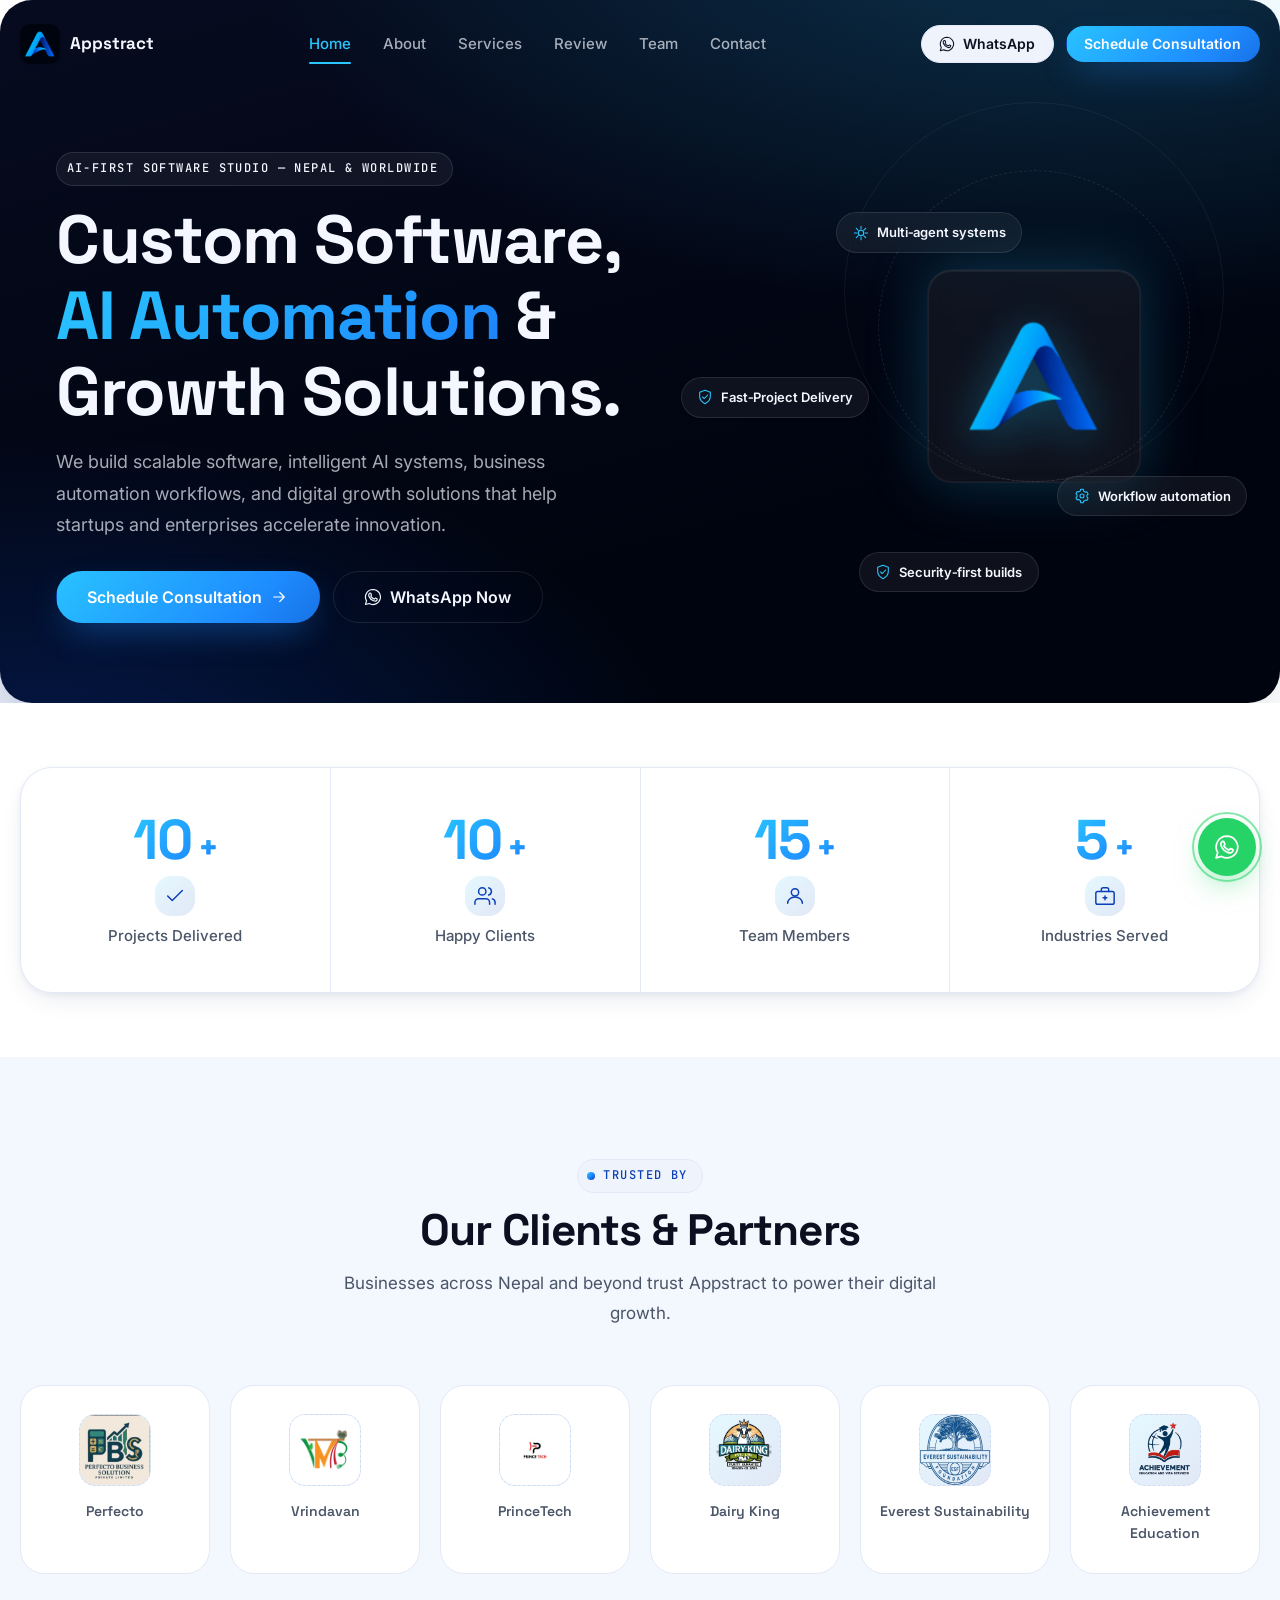
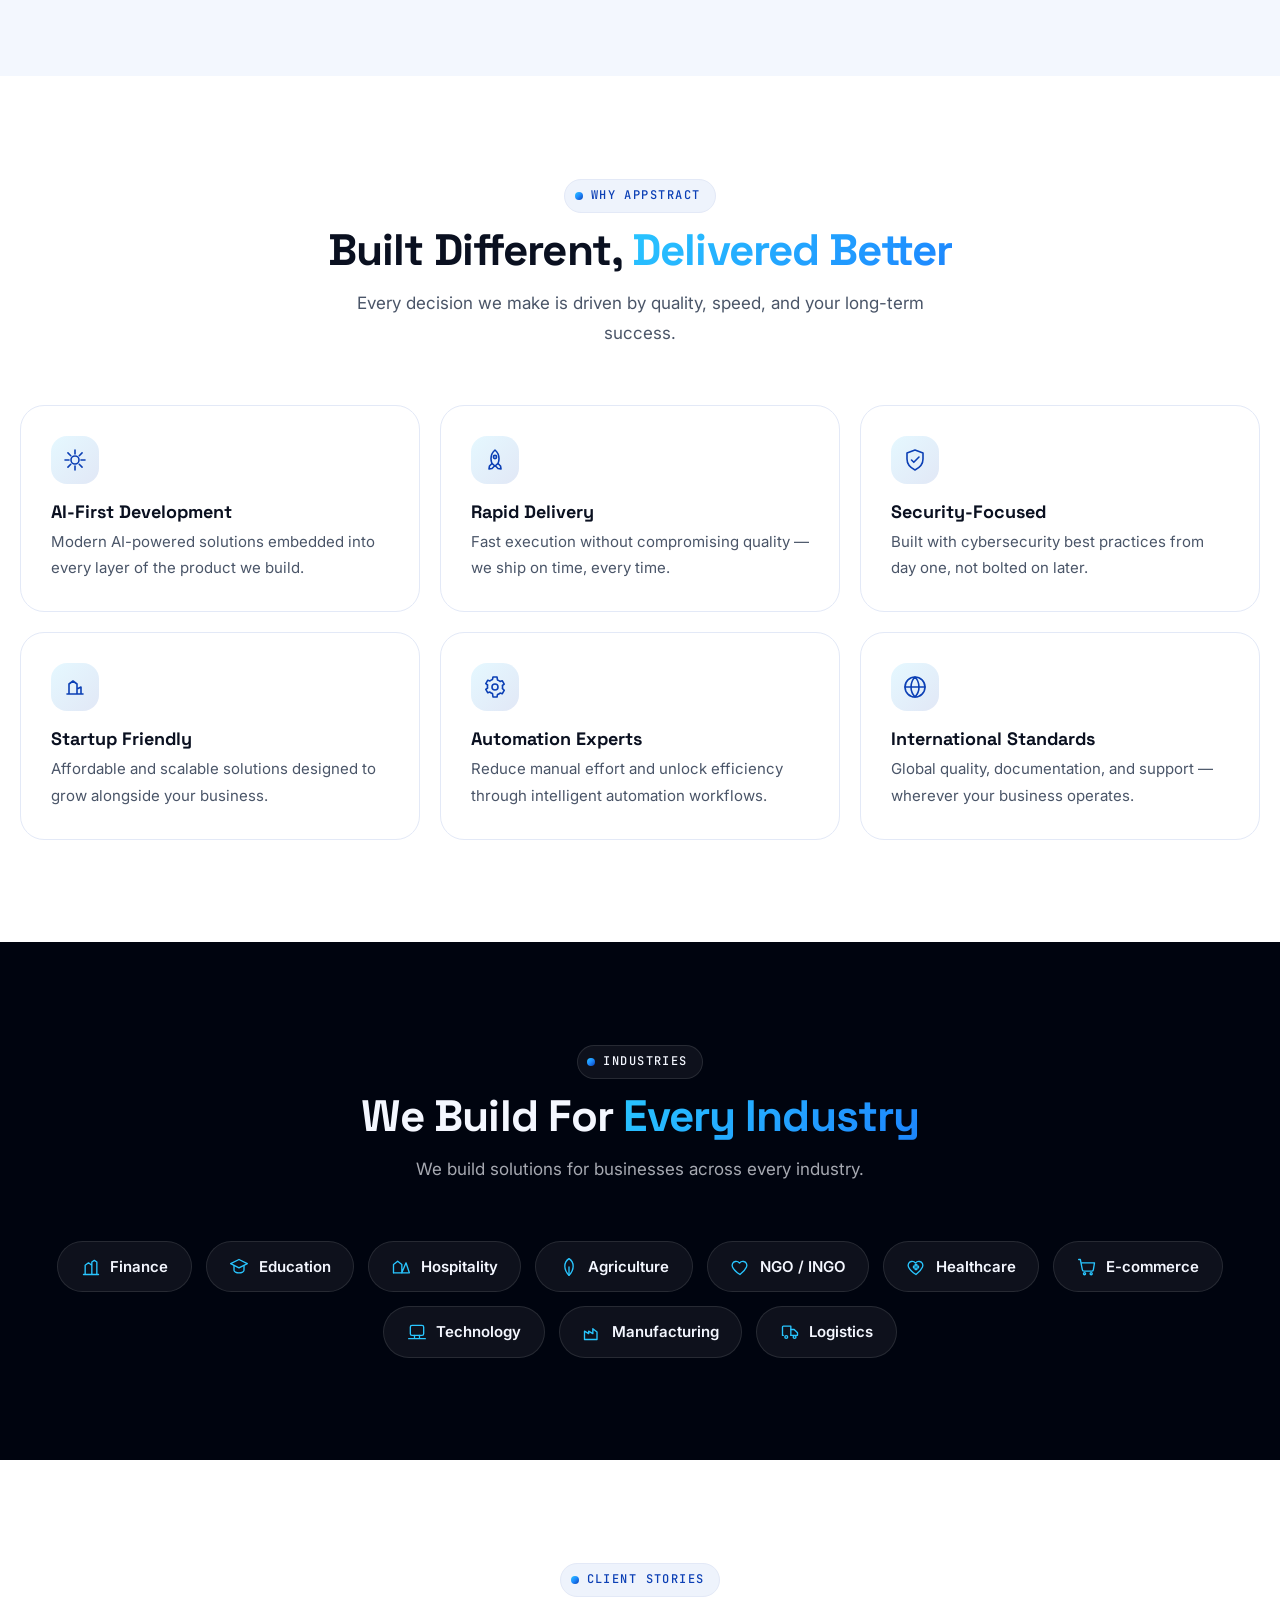
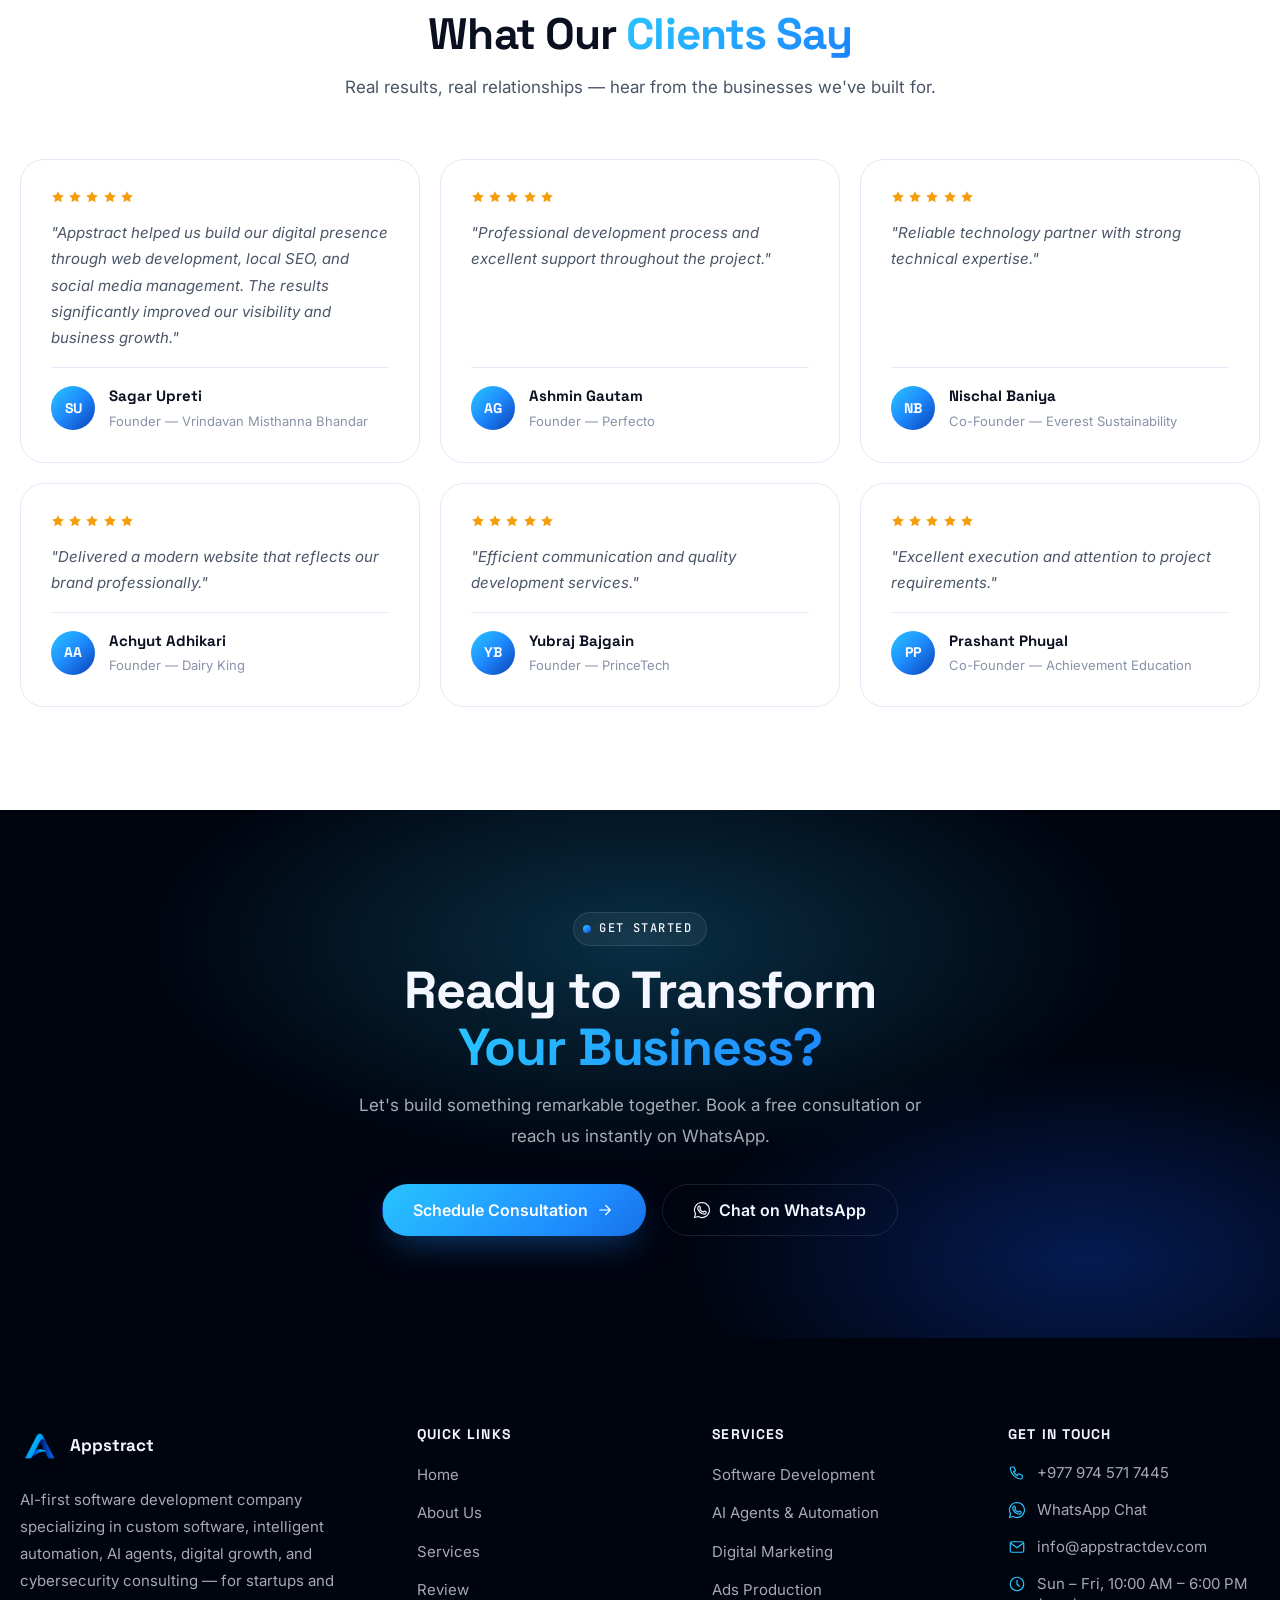
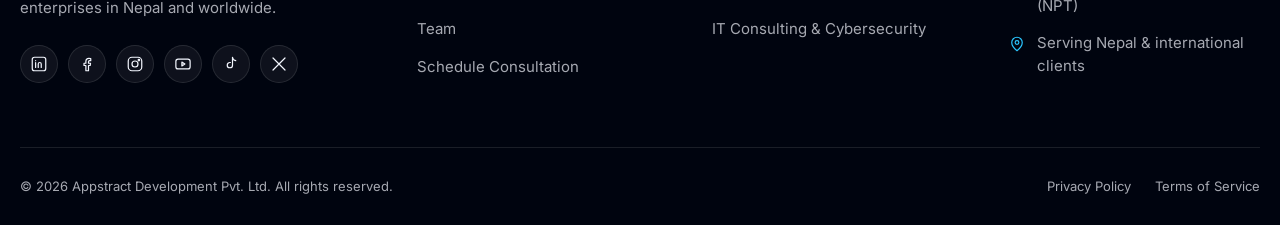
<file: index.html>
<!doctype html>
<html lang="en">
  <head>
    <meta charset="UTF-8" />
    <meta name="viewport" content="width=device-width, initial-scale=1.0" />
    <title>
      Appstract Development | Custom Software, AI Automation &amp; Digital
      Growth
    </title>
    <meta
      name="description"
      content="Appstract Development is an AI-first software company building custom software, AI agents, automation, and digital growth solutions for startups and enterprises in Nepal and worldwide."
    />
    <meta name="robots" content="index, follow" />
    <link rel="canonical" href="https://appstractdev.com/" />
    <meta property="og:type" content="website" />
    <meta
      property="og:title"
      content="Appstract Development | Custom Software, AI Automation & Digital Growth"
    />
    <meta
      property="og:description"
      content="Custom software, AI agents, automation and digital growth solutions for startups and enterprises — built by an AI-first team in Nepal, serving clients worldwide."
    />
    <meta property="og:url" content="https://appstractdev.com/" />
    <meta property="og:image" content="assets/img/og-cover.jpg" />
    <meta name="twitter:card" content="summary_large_image" />
    <link rel="icon" type="image/png" href="assets/img/logo-black.png" />
    <link rel="apple-touch-icon" href="assets/img/logo-black.png" />
    <link rel="preconnect" href="https://fonts.googleapis.com" />
    <link rel="preconnect" href="https://fonts.gstatic.com" crossorigin />
    <link
      href="https://fonts.googleapis.com/css2?family=Space+Grotesk:wght@500;600;700&family=Inter:wght@400;500;600;700&family=JetBrains+Mono:wght@500&display=swap"
      rel="stylesheet"
    />
    <link rel="stylesheet" href="css/style.css" />
  </head>
  <body>
    <!-- ICON SPRITE -->
    <svg class="icon-sprite" aria-hidden="true" focusable="false">
      <defs>
        <symbol id="i-ai" viewBox="0 0 24 24">
          <path
            d="M12 2v4M12 18v4M4.93 4.93l2.83 2.83M16.24 16.24l2.83 2.83M2 12h4M18 12h4M4.93 19.07l2.83-2.83M16.24 7.76l2.83-2.83"
            stroke-linecap="round"
          />
          <circle cx="12" cy="12" r="4" />
        </symbol>
        <symbol id="i-shield" viewBox="0 0 24 24">
          <path d="M12 2 4 5v6c0 5 3.4 8.7 8 11 4.6-2.3 8-6 8-11V5l-8-3Z" />
          <path
            d="m8.5 12 2.3 2.3L16 9"
            stroke-linecap="round"
            stroke-linejoin="round"
          />
        </symbol>
        <symbol id="i-automation" viewBox="0 0 24 24">
          <circle cx="12" cy="12" r="3" />
          <path
            d="M19.4 13.5a7.96 7.96 0 0 0 0-3l1.8-1.4-2-3.4-2.1.7a8 8 0 0 0-2.6-1.5L14 2h-4l-.5 2.4a8 8 0 0 0-2.6 1.5l-2.1-.7-2 3.4 1.8 1.4a7.96 7.96 0 0 0 0 3l-1.8 1.4 2 3.4 2.1-.7a8 8 0 0 0 2.6 1.5L10 22h4l.5-2.4a8 8 0 0 0 2.6-1.5l2.1.7 2-3.4Z"
          />
        </symbol>
        <symbol id="i-rocket" viewBox="0 0 24 24">
          <path
            d="M12 2c2.5 2.1 4 5.2 4 8.8 0 1.6-.3 3.1-.9 4.5L12 18l-3.1-2.7A11.6 11.6 0 0 1 8 10.8C8 7.2 9.5 4.1 12 2Z"
          />
          <circle cx="12" cy="9" r="1.6" />
          <path
            d="M9 15.5 6.5 18 6 21l3-.5 2.5-2.5M15 15.5l2.5 2.5.5 3-3-.5-2.5-2.5"
            stroke-linecap="round"
            stroke-linejoin="round"
          />
        </symbol>
        <symbol id="i-startup" viewBox="0 0 24 24">
          <path
            d="M4 19h16M6 19V9l4-3 4 3v10M14 19v-5l4-2v7"
            stroke-linecap="round"
            stroke-linejoin="round"
          />
        </symbol>
        <symbol id="i-globe" viewBox="0 0 24 24">
          <circle cx="12" cy="12" r="10" />
          <path
            d="M2 12h20M12 2c2.5 2.7 4 6.3 4 10s-1.5 7.3-4 10c-2.5-2.7-4-6.3-4-10s1.5-7.3 4-10Z"
            stroke-linecap="round"
          />
        </symbol>
        <symbol id="i-arrow" viewBox="0 0 24 24">
          <path
            d="M5 12h14M13 6l6 6-6 6"
            stroke-linecap="round"
            stroke-linejoin="round"
          />
        </symbol>
        <symbol id="i-arrow-up-right" viewBox="0 0 24 24">
          <path
            d="M7 17 17 7M9 7h8v8"
            stroke-linecap="round"
            stroke-linejoin="round"
          />
        </symbol>
        <symbol id="i-quote" viewBox="0 0 24 24">
          <path
            d="M7 11c0-3 1.6-5 4-5.7L11 4C7 5 4.5 8 4.5 12.3 4.5 15 6 17 8.3 17c1.8 0 3.2-1.4 3.2-3.3S10 11 8.5 11H7Zm9 0c0-3 1.6-5 4-5.7L20 4c-4 1-6.5 4-6.5 8.3 0 2.7 1.5 4.7 3.8 4.7 1.8 0 3.2-1.4 3.2-3.3S19 11 17.5 11H16Z"
          />
        </symbol>
        <symbol id="i-check" viewBox="0 0 24 24">
          <polyline points="20 6 9 17 4 12" />
        </symbol>
        <symbol id="i-users" viewBox="0 0 24 24">
          <path d="M17 21v-2a4 4 0 0 0-4-4H5a4 4 0 0 0-4 4v2" />
          <circle cx="9" cy="7" r="4" />
          <path d="M23 21v-2a4 4 0 0 0-3-3.87M16 3.13a4 4 0 0 1 0 7.75" />
        </symbol>
        <symbol id="i-team" viewBox="0 0 24 24">
          <circle cx="12" cy="8" r="4" />
          <path d="M4 20c0-4 3.6-7 8-7s8 3 8 7" />
        </symbol>
        <symbol id="i-industry" viewBox="0 0 24 24">
          <rect x="2" y="7" width="20" height="14" rx="2" />
          <path d="M16 7V5a2 2 0 0 0-2-2h-4a2 2 0 0 0-2 2v2" />
          <line x1="12" y1="12" x2="12" y2="16" />
          <line x1="10" y1="14" x2="14" y2="14" />
        </symbol>
        <symbol id="i-star" viewBox="0 0 24 24">
          <polygon
            points="12 2 15.09 8.26 22 9.27 17 14.14 18.18 21.02 12 17.77 5.82 21.02 7 14.14 2 9.27 8.91 8.26 12 2"
            fill="currentColor"
            stroke="none"
          />
        </symbol>
        <symbol id="i-whatsapp" viewBox="0 0 24 24">
          <path
            d="M17.5 14.4c-.3-.1-1.7-.8-2-.9-.3-.1-.5-.1-.6.1-.2.3-.7.9-.9 1-.1.2-.3.2-.6.1-1.8-.9-3-1.6-4.2-3.6-.1-.2 0-.4.1-.5.2-.2.4-.5.6-.7.2-.2.2-.4.1-.6-.1-.3-.7-1.6-.9-2.1-.2-.5-.4-.4-.6-.4h-.5c-.2 0-.5.1-.7.3-.3.3-1 1-1 2.4 0 1.4 1 2.8 1.1 3 .1.2 1.9 3 4.7 4.2 2.3 1 2.8.8 3.3.7.5-.1 1.7-.7 1.9-1.4.2-.7.2-1.3.2-1.4-.1-.1-.2-.2-.4-.2Z"
          />
          <path d="M12 2a10 10 0 0 0-8.6 15.1L2 22l5-1.3A10 10 0 1 0 12 2Z" />
        </symbol>
        <symbol id="i-phone" viewBox="0 0 24 24">
          <path
            d="M5 4h3l2 5-2.5 1.5a11 11 0 0 0 5 5L14 13l5 2v3a2 2 0 0 1-2 2A16 16 0 0 1 3 6a2 2 0 0 1 2-2Z"
            stroke-linejoin="round"
          />
        </symbol>
        <symbol id="i-mail" viewBox="0 0 24 24">
          <rect x="3" y="5" width="18" height="14" rx="2" />
          <path
            d="m4 7 8 6 8-6"
            stroke-linecap="round"
            stroke-linejoin="round"
          />
        </symbol>
        <symbol id="i-clock" viewBox="0 0 24 24">
          <circle cx="12" cy="12" r="9" />
          <path
            d="M12 7v5l3 3"
            stroke-linecap="round"
            stroke-linejoin="round"
          />
        </symbol>
        <symbol id="i-pin" viewBox="0 0 24 24">
          <path d="M12 21s7-5.5 7-11a7 7 0 1 0-14 0c0 5.5 7 11 7 11Z" />
          <circle cx="12" cy="10" r="2.5" />
        </symbol>
        <symbol id="i-linkedin" viewBox="0 0 24 24">
          <rect x="3" y="3" width="18" height="18" rx="3" />
          <path
            d="M7.5 10v6.5M7.5 7.5v.01M11 16.5V12c0-1.2.8-2 2-2s2 .8 2 2v4.5M11 12v4.5"
            stroke-linecap="round"
          />
        </symbol>
        <symbol id="i-facebook" viewBox="0 0 24 24">
          <path
            d="M14 21v-7h2.3l.4-3H14V9c0-.9.3-1.5 1.6-1.5H17V4.8c-.7-.1-1.6-.2-2.4-.2-2.5 0-4.1 1.5-4.1 4.2V11H8v3h2.5v7H14Z"
          />
        </symbol>
        <symbol id="i-instagram" viewBox="0 0 24 24">
          <rect x="3" y="3" width="18" height="18" rx="5" />
          <circle cx="12" cy="12" r="4" />
          <circle cx="17.2" cy="6.8" r="1" />
        </symbol>
        <symbol id="i-youtube" viewBox="0 0 24 24">
          <rect x="2.5" y="5.5" width="19" height="13" rx="3" />
          <path d="m10.5 9.5 4 2.5-4 2.5Z" />
        </symbol>
        <symbol id="i-tiktok" viewBox="0 0 24 24">
          <path
            d="M14 3v10.5a3.5 3.5 0 1 1-3.5-3.5h.7M14 3c.3 2.4 1.9 4.2 4.3 4.5"
            stroke-linecap="round"
            stroke-linejoin="round"
          />
        </symbol>
        <symbol id="i-x" viewBox="0 0 24 24">
          <path d="M4 4l16 16M20 4 4 20" stroke-linecap="round" />
        </symbol>
        <symbol id="i-menu" viewBox="0 0 24 24">
          <path d="M4 7h16M4 12h16M4 17h16" stroke-linecap="round" />
        </symbol>
        <symbol id="i-close" viewBox="0 0 24 24">
          <path d="M6 6l12 12M18 6 6 18" stroke-linecap="round" />
        </symbol>
        <symbol id="i-finance" viewBox="0 0 24 24">
          <path
            d="M3 21h18M5 21V10l4-3 4 3v11M13 21V6l3-2 3 2v15"
            stroke-linecap="round"
            stroke-linejoin="round"
          />
        </symbol>
        <symbol id="i-education" viewBox="0 0 24 24">
          <path d="M12 3 2 8l10 5 10-5-10-5Z" />
          <path
            d="M6 10.5V16c0 1.5 2.7 3 6 3s6-1.5 6-3v-5.5"
            stroke-linecap="round"
            stroke-linejoin="round"
          />
        </symbol>
        <symbol id="i-hospitality" viewBox="0 0 24 24">
          <path
            d="M3 19V9l5-4 5 4v10M13 19l5-12 4 12"
            stroke-linecap="round"
            stroke-linejoin="round"
          />
          <path d="M3 19h18" stroke-linecap="round" />
        </symbol>
        <symbol id="i-agri" viewBox="0 0 24 24">
          <path
            d="M12 2c3 2 5 5 5 9 0 4-2.2 8-5 11-2.8-3-5-7-5-11 0-4 2-7 5-9Z"
          />
          <path d="M12 22V12" stroke-linecap="round" />
        </symbol>
        <symbol id="i-ngo" viewBox="0 0 24 24">
          <path
            d="M12 21s-7-4.4-9-9c-1.2-2.8.3-6 3.4-6.6 1.9-.4 3.8.4 5 1.9C12.6 5.8 14.5 5 16.4 5.4 19.5 6 21 9.2 19.8 12 17.8 16.6 12 21 12 21Z"
          />
        </symbol>
        <symbol id="i-health" viewBox="0 0 24 24">
          <path
            d="M12 21s-7-4.4-9-9c-1.2-2.8.3-6 3.4-6.6 1.9-.4 3.8.4 5 1.9 1.2-1.5 3.1-2.3 5-1.9C19.5 6 21 9.2 19.8 12 17.8 16.6 12 21 12 21Z"
          />
          <path d="M9 11h2v-2h2v2h2v2h-2v2h-2v-2H9z" />
        </symbol>
        <symbol id="i-ecommerce" viewBox="0 0 24 24">
          <circle cx="9" cy="20" r="1.3" />
          <circle cx="17" cy="20" r="1.3" />
          <path
            d="M2 3h2l2.4 12.2A2 2 0 0 0 8.4 17h9.2a2 2 0 0 0 2-1.6L21 7H6"
            stroke-linecap="round"
            stroke-linejoin="round"
          />
        </symbol>
        <symbol id="i-tech" viewBox="0 0 24 24">
          <rect x="4" y="4" width="16" height="12" rx="2" />
          <path d="M2 20h20M9 16v2.5M15 16v2.5" stroke-linecap="round" />
        </symbol>
        <symbol id="i-manufacturing" viewBox="0 0 24 24">
          <path d="M3 21V11l5 3V11l5 3V8l5 4v9H3Z" stroke-linejoin="round" />
        </symbol>
        <symbol id="i-logistics" viewBox="0 0 24 24">
          <path d="M3 16V6a1 1 0 0 1 1-1h9v11" />
          <path d="M13 9h4l4 4v3h-8M3 16h1m12 0h2" />
          <circle cx="7.5" cy="18" r="1.7" />
          <circle cx="17.5" cy="18" r="1.7" />
        </symbol>
      </defs>
    </svg>

    <a class="skip-link" href="#main">Skip to content</a>

    <!-- ============ NAVBAR ============ -->
    <header class="nav" id="nav">
      <div class="nav__inner container">
        <a
          href="#home"
          class="nav__brand"
          aria-label="Appstract Development — Home"
        >
          <span class="nav__mark" aria-hidden="true">
            <img
              src="assets/img/logo-navy.png"
              alt=""
              width="40"
              height="40"
              loading="eager"
            />
          </span>
          <span class="nav__word">Appstract</span>
        </a>
        <nav class="nav__links" aria-label="Primary">
          <a href="#home" class="nav__link is-active">Home</a>
          <a href="about.html" class="nav__link">About</a>
          <a href="services.html" class="nav__link">Services</a>
          <a href="#portfolio" class="nav__link">Review</a>
          <a href="team.html" class="nav__link">Team</a>
          <a href="contact.html" class="nav__link">Contact</a>
        </nav>
        <div class="nav__actions">
          <a
            href="https://wa.me/9779745717445"
            class="btn btn--ghost btn--sm"
            target="_blank"
            rel="noopener"
          >
            <svg class="icon" width="16" height="16">
              <use href="#i-whatsapp" /></svg
            ><span>WhatsApp</span>
          </a>
          <a href="schedule.html" class="btn btn--primary btn--sm"
            ><span>Schedule Consultation</span></a
          >
          <button
            class="nav__toggle"
            id="navToggle"
            aria-label="Open menu"
            aria-expanded="false"
            aria-controls="mobileMenu"
          >
            <svg class="icon icon--menu" width="22" height="22">
              <use href="#i-menu" />
            </svg>
            <svg class="icon icon--close" width="22" height="22">
              <use href="#i-close" />
            </svg>
          </button>
        </div>
      </div>
      <div class="mobile-menu" id="mobileMenu">
        <div class="mobile-menu__body">
          <nav class="mobile-menu__links" aria-label="Mobile">
            <a href="#home" class="mobile-menu__link">Home</a>
            <a href="about.html" class="mobile-menu__link">About</a>
            <a href="services.html" class="mobile-menu__link">Services</a>
            <a href="#portfolio" class="mobile-menu__link">Reviews</a>
            <a href="team.html" class="mobile-menu__link">Team</a>
            <a href="contact.html" class="mobile-menu__link">Contact</a>
          </nav>
          <div class="mobile-menu__actions">
            <a
              href="https://wa.me/9779745717445"
              class="btn btn--ghost btn--block"
              target="_blank"
              rel="noopener"
            >
              <svg class="icon" width="18" height="18">
                <use href="#i-whatsapp" /></svg
              ><span>Chat on WhatsApp</span>
            </a>
            <a href="schedule.html" class="btn btn--primary btn--block"
              >Schedule Consultation</a
            >
          </div>
        </div>
      </div>
    </header>

    <main id="main">
      <!-- ============ HERO ============ -->
      <section class="hero" id="home">
        <canvas
          class="hero__canvas"
          id="heroCanvas"
          aria-hidden="true"
        ></canvas>
        <div class="hero__glow hero__glow--a" aria-hidden="true"></div>
        <div class="hero__glow hero__glow--b" aria-hidden="true"></div>
        <div class="container hero__container">
          <div class="hero__content">
            <p class="eyebrow eyebrow--dark" data-reveal>
              AI-First Software Studio &mdash; Nepal &amp; Worldwide
            </p>
            <h1 class="hero__title" data-reveal data-reveal-delay="1">
              Custom Software,<br />
              <span class="text-gradient">AI Automation</span>
              &amp; Growth Solutions.
            </h1>
            <p class="hero__subtitle" data-reveal data-reveal-delay="2">
              We build scalable software, intelligent AI systems, business
              automation workflows, and digital growth solutions that help
              startups and enterprises accelerate innovation.
            </p>
            <div class="hero__actions" data-reveal data-reveal-delay="3">
              <a
                href="schedule.html"
                class="btn btn--primary btn--lg btn--magnetic"
              >
                <span>Schedule Consultation</span>
                <svg class="icon" width="18" height="18">
                  <use href="#i-arrow" />
                </svg>
              </a>
              <a
                href="https://wa.me/9779745717445"
                class="btn btn--outline-light btn--lg btn--magnetic"
                target="_blank"
                rel="noopener"
              >
                <svg class="icon" width="18" height="18">
                  <use href="#i-whatsapp" />
                </svg>
                <span>WhatsApp Now</span>
              </a>
            </div>
          </div>
          <div
            class="hero__visual"
            data-reveal
            data-reveal-delay="2"
            aria-hidden="true"
          >
            <div class="hero__badge">
              <img
                src="assets/img/logo-navy.png"
                alt=""
                width="280"
                height="280"
                loading="eager"
              />
            </div>
            <div class="hero__orbit hero__orbit--1"></div>
            <div class="hero__orbit hero__orbit--2"></div>
            <div class="hero__chip hero__chip--1">
              <svg class="icon" width="16" height="16">
                <use href="#i-ai" />
              </svg>
              <span>Multi&#8209;agent systems</span>
            </div>
            <div class="hero__chip hero__chip--2">
              <svg class="icon" width="16" height="16">
                <use href="#i-automation" />
              </svg>
              <span>Workflow automation</span>
            </div>
            <div class="hero__chip hero__chip--3">
              <svg class="icon" width="16" height="16">
                <use href="#i-shield" />
              </svg>
              <span>Security&#8209;first builds</span>
            </div>
            <div class="hero__chip hero__chip--4">
              <svg class="icon" width="16" height="16">
                <use href="#i-shield" />
              </svg>
              <span>Fast&#8209;Project Delivery</span>
            </div>
          </div>
        </div>
      </section>
      <!-- ============ END HERO ============ -->

      <!-- ============ STATS ============ -->
      <section class="stats" id="stats" aria-label="Trust statistics">
        <div class="container">
          <div class="stats__grid">
            <div class="stats__item" data-reveal data-reveal-delay="1">
              <div class="stats__number">
                <span class="stats__count" data-target="10">0</span
                ><span class="stats__suffix">+</span>
              </div>
              <div class="stats__icon" aria-hidden="true">
                <svg class="icon" width="22" height="22">
                  <use href="#i-check" />
                </svg>
              </div>
              <p class="stats__label">Projects Delivered</p>
            </div>
            <div class="stats__item" data-reveal data-reveal-delay="2">
              <div class="stats__number">
                <span class="stats__count" data-target="10">0</span
                ><span class="stats__suffix">+</span>
              </div>
              <div class="stats__icon" aria-hidden="true">
                <svg class="icon" width="22" height="22">
                  <use href="#i-users" />
                </svg>
              </div>
              <p class="stats__label">Happy Clients</p>
            </div>
            <div class="stats__item" data-reveal data-reveal-delay="3">
              <div class="stats__number">
                <span class="stats__count" data-target="15">0</span
                ><span class="stats__suffix">+</span>
              </div>
              <div class="stats__icon" aria-hidden="true">
                <svg class="icon" width="22" height="22">
                  <use href="#i-team" />
                </svg>
              </div>
              <p class="stats__label">Team Members</p>
            </div>
            <div class="stats__item" data-reveal data-reveal-delay="3">
              <div class="stats__number">
                <span class="stats__count" data-target="5">0</span
                ><span class="stats__suffix">+</span>
              </div>
              <div class="stats__icon" aria-hidden="true">
                <svg class="icon" width="22" height="22">
                  <use href="#i-industry" />
                </svg>
              </div>
              <p class="stats__label">Industries Served</p>
            </div>
          </div>
        </div>
      </section>
      <!-- ============ END STATS ============ -->

      <!-- ============ PARTNERS ============ -->
      <section class="section section--alt partners" id="partners">
        <div class="container">
          <div class="section__head" data-reveal>
            <p class="eyebrow"><span class="eyebrow__dot"></span>Trusted By</p>
            <h2 class="section__title">Our Clients &amp; Partners</h2>
            <p class="section__lead">
              Businesses across Nepal and beyond trust Appstract to power their
              digital growth.
            </p>
          </div>
          <div class="partners__grid">
            <div class="partner-card" data-reveal data-reveal-delay="1">
              <a
                href="https://perfecto.com.np"
                target="_blank"
                rel="noopener"
                style="display: contents"
              >
                <img
                  src="assets/img/partners/perfecto.png"
                  alt="Perfecto"
                  class="partner-card__logo"
                  width="72"
                  height="72"
                  loading="lazy"
                />
                <span class="partner-card__name">Perfecto</span>
              </a>
            </div>
            <div class="partner-card" data-reveal data-reveal-delay="1">
              <a
                href="https://vrindavanmb.com"
                target="_blank"
                rel="noopener"
                style="display: contents"
              >
                <img
                  src="assets/img/partners/vrindavan.png"
                  alt="Vrindavan"
                  class="partner-card__logo"
                  width="72"
                  height="72"
                  loading="lazy"
                />
                <span class="partner-card__name">Vrindavan</span>
              </a>
            </div>
            <div class="partner-card" data-reveal data-reveal-delay="2">
              <a
                href="https://princetech.com.np"
                target="_blank"
                rel="noopener"
                style="display: contents"
              >
                <img
                  src="assets/img/partners/princetech.jpeg"
                  alt="PrinceTech"
                  class="partner-card__logo"
                  width="72"
                  height="72"
                  loading="lazy"
                />
                <span class="partner-card__name">PrinceTech</span>
              </a>
            </div>
            <div class="partner-card" data-reveal data-reveal-delay="2">
              <a
                href="https://dairyking.com.np"
                target="_blank"
                rel="noopener"
                style="display: contents"
              >
                <img
                  src="assets/img/partners/dairyking.webp"
                  alt="Dairy King"
                  class="partner-card__logo"
                  width="72"
                  height="72"
                  loading="lazy"
                />
                <span class="partner-card__name">Dairy King</span>
              </a>
            </div>
            <div class="partner-card" data-reveal data-reveal-delay="3">
              <a
                href="https://everestsustainability.com/"
                target="_blank"
                rel="noopener"
                style="display: contents"
              >
                <img
                  src="assets/img/partners/esf.png"
                  alt="Everest Sustainability"
                  class="partner-card__logo"
                  width="72"
                  height="72"
                  loading="lazy"
                />
                <span class="partner-card__name">Everest Sustainability</span>
              </a>
            </div>
            <div class="partner-card" data-reveal data-reveal-delay="3">
              <a
                href="https://achievementeducation.com/"
                target="_blank"
                rel="noopener"
                style="display: contents"
              >
                <img
                  src="assets/img/partners/achivement.png"
                  alt="Achievement Education"
                  class="partner-card__logo"
                  width="72"
                  height="72"
                  loading="lazy"
                />
                <span class="partner-card__name">Achievement Education</span>
              </a>
            </div>
          </div>
        </div>
      </section>
      <!-- ============ END PARTNERS ============ -->

      <!-- ============ WHY CHOOSE APPSTRACT ============ -->
      <section class="section why" id="why">
        <div class="container">
          <div class="section__head" data-reveal>
            <p class="eyebrow">
              <span class="eyebrow__dot"></span>Why Appstract
            </p>
            <h2 class="section__title">
              Built Different,
              <span class="text-gradient">Delivered Better</span>
            </h2>
            <p class="section__lead">
              Every decision we make is driven by quality, speed, and your
              long-term success.
            </p>
          </div>
          <div class="why__grid">
            <div class="why-card" data-reveal data-reveal-delay="1">
              <div class="why-card__icon">
                <svg class="icon" width="24" height="24">
                  <use href="#i-ai" />
                </svg>
              </div>
              <h3 class="why-card__title">AI-First Development</h3>
              <p class="why-card__text">
                Modern AI-powered solutions embedded into every layer of the
                product we build.
              </p>
            </div>
            <div class="why-card" data-reveal data-reveal-delay="2">
              <div class="why-card__icon">
                <svg class="icon" width="24" height="24">
                  <use href="#i-rocket" />
                </svg>
              </div>
              <h3 class="why-card__title">Rapid Delivery</h3>
              <p class="why-card__text">
                Fast execution without compromising quality — we ship on time,
                every time.
              </p>
            </div>
            <div class="why-card" data-reveal data-reveal-delay="3">
              <div class="why-card__icon">
                <svg class="icon" width="24" height="24">
                  <use href="#i-shield" />
                </svg>
              </div>
              <h3 class="why-card__title">Security-Focused</h3>
              <p class="why-card__text">
                Built with cybersecurity best practices from day one, not bolted
                on later.
              </p>
            </div>
            <div class="why-card" data-reveal data-reveal-delay="1">
              <div class="why-card__icon">
                <svg class="icon" width="24" height="24">
                  <use href="#i-startup" />
                </svg>
              </div>
              <h3 class="why-card__title">Startup Friendly</h3>
              <p class="why-card__text">
                Affordable and scalable solutions designed to grow alongside
                your business.
              </p>
            </div>
            <div class="why-card" data-reveal data-reveal-delay="2">
              <div class="why-card__icon">
                <svg class="icon" width="24" height="24">
                  <use href="#i-automation" />
                </svg>
              </div>
              <h3 class="why-card__title">Automation Experts</h3>
              <p class="why-card__text">
                Reduce manual effort and unlock efficiency through intelligent
                automation workflows.
              </p>
            </div>
            <div class="why-card" data-reveal data-reveal-delay="3">
              <div class="why-card__icon">
                <svg class="icon" width="24" height="24">
                  <use href="#i-globe" />
                </svg>
              </div>
              <h3 class="why-card__title">International Standards</h3>
              <p class="why-card__text">
                Global quality, documentation, and support — wherever your
                business operates.
              </p>
            </div>
          </div>
        </div>
      </section>
      <!-- ============ END WHY ============ -->

      <!-- ============ INDUSTRIES ============ -->
      <section class="section section--dark industries" id="services">
        <div class="container">
          <div class="section__head" data-reveal>
            <p class="eyebrow eyebrow--dark">
              <span class="eyebrow__dot"></span>Industries
            </p>
            <h2 class="section__title" style="color: var(--on-dark)">
              We Build For <span class="text-gradient">Every Industry</span>
            </h2>
            <p class="section__lead" style="color: var(--on-dark-soft)">
              We build solutions for businesses across every industry.
            </p>
          </div>
          <div class="industries__grid">
            <div class="industry-chip" data-reveal data-reveal-delay="1">
              <svg class="icon" width="20" height="20">
                <use href="#i-finance" /></svg
              ><span>Finance</span>
            </div>
            <div class="industry-chip" data-reveal data-reveal-delay="1">
              <svg class="icon" width="20" height="20">
                <use href="#i-education" /></svg
              ><span>Education</span>
            </div>
            <div class="industry-chip" data-reveal data-reveal-delay="2">
              <svg class="icon" width="20" height="20">
                <use href="#i-hospitality" /></svg
              ><span>Hospitality</span>
            </div>
            <div class="industry-chip" data-reveal data-reveal-delay="2">
              <svg class="icon" width="20" height="20">
                <use href="#i-agri" /></svg
              ><span>Agriculture</span>
            </div>
            <div class="industry-chip" data-reveal data-reveal-delay="3">
              <svg class="icon" width="20" height="20">
                <use href="#i-ngo" /></svg
              ><span>NGO / INGO</span>
            </div>
            <div class="industry-chip" data-reveal data-reveal-delay="1">
              <svg class="icon" width="20" height="20">
                <use href="#i-health" /></svg
              ><span>Healthcare</span>
            </div>
            <div class="industry-chip" data-reveal data-reveal-delay="2">
              <svg class="icon" width="20" height="20">
                <use href="#i-ecommerce" /></svg
              ><span>E-commerce</span>
            </div>
            <div class="industry-chip" data-reveal data-reveal-delay="3">
              <svg class="icon" width="20" height="20">
                <use href="#i-tech" /></svg
              ><span>Technology</span>
            </div>
            <div class="industry-chip" data-reveal data-reveal-delay="1">
              <svg class="icon" width="20" height="20">
                <use href="#i-manufacturing" /></svg
              ><span>Manufacturing</span>
            </div>
            <div class="industry-chip" data-reveal data-reveal-delay="2">
              <svg class="icon" width="20" height="20">
                <use href="#i-logistics" /></svg
              ><span>Logistics</span>
            </div>
          </div>
        </div>
      </section>
      <!-- ============ END INDUSTRIES ============ -->

      <!-- ============ TESTIMONIALS ============ -->
      <section class="section testimonials-section" id="portfolio">
        <div class="container">
          <div class="section__head" data-reveal>
            <p class="eyebrow">
              <span class="eyebrow__dot"></span>Client Stories
            </p>
            <h2 class="section__title">
              What Our <span class="text-gradient">Clients Say</span>
            </h2>
            <p class="section__lead">
              Real results, real relationships — hear from the businesses we've
              built for.
            </p>
          </div>
          <div class="testi__grid">
            <div class="testi-card" data-reveal data-reveal-delay="1">
              <div class="testi-card__stars" aria-label="5 stars">
                <svg class="icon" width="14" height="14">
                  <use href="#i-star" />
                </svg>
                <svg class="icon" width="14" height="14">
                  <use href="#i-star" />
                </svg>
                <svg class="icon" width="14" height="14">
                  <use href="#i-star" />
                </svg>
                <svg class="icon" width="14" height="14">
                  <use href="#i-star" />
                </svg>
                <svg class="icon" width="14" height="14">
                  <use href="#i-star" />
                </svg>
              </div>
              <p class="testi-card__text">
                "Appstract helped us build our digital presence through web
                development, local SEO, and social media management. The results
                significantly improved our visibility and business growth."
              </p>
              <div class="testi-card__meta">
                <div class="testi-card__avatar" aria-hidden="true">SU</div>
                <div>
                  <p class="testi-card__name">Sagar Upreti</p>
                  <p class="testi-card__role">
                    Founder &mdash; Vrindavan Misthanna Bhandar
                  </p>
                </div>
              </div>
            </div>

            <div class="testi-card" data-reveal data-reveal-delay="2">
              <div class="testi-card__stars" aria-label="5 stars">
                <svg class="icon" width="14" height="14">
                  <use href="#i-star" />
                </svg>
                <svg class="icon" width="14" height="14">
                  <use href="#i-star" />
                </svg>
                <svg class="icon" width="14" height="14">
                  <use href="#i-star" />
                </svg>
                <svg class="icon" width="14" height="14">
                  <use href="#i-star" />
                </svg>
                <svg class="icon" width="14" height="14">
                  <use href="#i-star" />
                </svg>
              </div>
              <p class="testi-card__text">
                "Professional development process and excellent support
                throughout the project."
              </p>
              <div class="testi-card__meta">
                <div class="testi-card__avatar" aria-hidden="true">AG</div>
                <div>
                  <p class="testi-card__name">Ashmin Gautam</p>
                  <p class="testi-card__role">Founder &mdash; Perfecto</p>
                </div>
              </div>
            </div>

            <div class="testi-card" data-reveal data-reveal-delay="3">
              <div class="testi-card__stars" aria-label="5 stars">
                <svg class="icon" width="14" height="14">
                  <use href="#i-star" />
                </svg>
                <svg class="icon" width="14" height="14">
                  <use href="#i-star" />
                </svg>
                <svg class="icon" width="14" height="14">
                  <use href="#i-star" />
                </svg>
                <svg class="icon" width="14" height="14">
                  <use href="#i-star" />
                </svg>
                <svg class="icon" width="14" height="14">
                  <use href="#i-star" />
                </svg>
              </div>
              <p class="testi-card__text">
                "Reliable technology partner with strong technical expertise."
              </p>
              <div class="testi-card__meta">
                <div class="testi-card__avatar" aria-hidden="true">NB</div>
                <div>
                  <p class="testi-card__name">Nischal Baniya</p>
                  <p class="testi-card__role">
                    Co-Founder &mdash; Everest Sustainability
                  </p>
                </div>
              </div>
            </div>

            <div class="testi-card" data-reveal data-reveal-delay="1">
              <div class="testi-card__stars" aria-label="5 stars">
                <svg class="icon" width="14" height="14">
                  <use href="#i-star" />
                </svg>
                <svg class="icon" width="14" height="14">
                  <use href="#i-star" />
                </svg>
                <svg class="icon" width="14" height="14">
                  <use href="#i-star" />
                </svg>
                <svg class="icon" width="14" height="14">
                  <use href="#i-star" />
                </svg>
                <svg class="icon" width="14" height="14">
                  <use href="#i-star" />
                </svg>
              </div>
              <p class="testi-card__text">
                "Delivered a modern website that reflects our brand
                professionally."
              </p>
              <div class="testi-card__meta">
                <div class="testi-card__avatar" aria-hidden="true">AA</div>
                <div>
                  <p class="testi-card__name">Achyut Adhikari</p>
                  <p class="testi-card__role">Founder &mdash; Dairy King</p>
                </div>
              </div>
            </div>

            <div class="testi-card" data-reveal data-reveal-delay="2">
              <div class="testi-card__stars" aria-label="5 stars">
                <svg class="icon" width="14" height="14">
                  <use href="#i-star" />
                </svg>
                <svg class="icon" width="14" height="14">
                  <use href="#i-star" />
                </svg>
                <svg class="icon" width="14" height="14">
                  <use href="#i-star" />
                </svg>
                <svg class="icon" width="14" height="14">
                  <use href="#i-star" />
                </svg>
                <svg class="icon" width="14" height="14">
                  <use href="#i-star" />
                </svg>
              </div>
              <p class="testi-card__text">
                "Efficient communication and quality development services."
              </p>
              <div class="testi-card__meta">
                <div class="testi-card__avatar" aria-hidden="true">YB</div>
                <div>
                  <p class="testi-card__name">Yubraj Bajgain</p>
                  <p class="testi-card__role">Founder &mdash; PrinceTech</p>
                </div>
              </div>
            </div>

            <div class="testi-card" data-reveal data-reveal-delay="3">
              <div class="testi-card__stars" aria-label="5 stars">
                <svg class="icon" width="14" height="14">
                  <use href="#i-star" />
                </svg>
                <svg class="icon" width="14" height="14">
                  <use href="#i-star" />
                </svg>
                <svg class="icon" width="14" height="14">
                  <use href="#i-star" />
                </svg>
                <svg class="icon" width="14" height="14">
                  <use href="#i-star" />
                </svg>
                <svg class="icon" width="14" height="14">
                  <use href="#i-star" />
                </svg>
              </div>
              <p class="testi-card__text">
                "Excellent execution and attention to project requirements."
              </p>
              <div class="testi-card__meta">
                <div class="testi-card__avatar" aria-hidden="true">PP</div>
                <div>
                  <p class="testi-card__name">Prashant Phuyal</p>
                  <p class="testi-card__role">
                    Co-Founder &mdash; Achievement Education
                  </p>
                </div>
              </div>
            </div>
          </div>
        </div>
      </section>
      <!-- ============ END TESTIMONIALS ============ -->

      <!-- ============ FINAL CTA ============ -->
      <section class="section section--dark cta" id="cta">
        <div class="cta__glow" aria-hidden="true"></div>
        <div class="container cta__inner" data-reveal>
          <p class="eyebrow eyebrow--dark">
            <span class="eyebrow__dot"></span>Get Started
          </p>
          <h2 class="cta__title">
            Ready to Transform<br /><span class="text-gradient"
              >Your Business?</span
            >
          </h2>
          <p class="cta__text">
            Let's build something remarkable together. Book a free consultation
            or reach us instantly on WhatsApp.
          </p>
          <div class="cta__actions">
            <a
              href="schedule.html"
              class="btn btn--primary btn--lg btn--magnetic"
            >
              <span>Schedule Consultation</span>
              <svg class="icon" width="18" height="18">
                <use href="#i-arrow" />
              </svg>
            </a>
            <a
              href="https://wa.me/9779745717445"
              class="btn btn--outline-light btn--lg btn--magnetic"
              target="_blank"
              rel="noopener"
            >
              <svg class="icon" width="18" height="18">
                <use href="#i-whatsapp" />
              </svg>
              <span>Chat on WhatsApp</span>
            </a>
          </div>
        </div>
      </section>
      <!-- ============ END CTA ============ -->
    </main>

    <!-- ============ FOOTER ============ -->
    <footer class="footer" id="contact">
      <div class="container">
        <div class="footer__grid">
          <div class="footer__col footer__col--brand">
            <a
              href="#home"
              class="footer__brand"
              aria-label="Appstract Development — Home"
            >
              <span class="nav__mark" aria-hidden="true">
                <img
                  src="assets/img/logo-navy.png"
                  alt=""
                  width="40"
                  height="40"
                  loading="lazy"
                />
              </span>
              <span class="nav__word">Appstract</span>
            </a>
            <p class="footer__about">
              AI-first software development company specializing in custom
              software, intelligent automation, AI agents, digital growth, and
              cybersecurity consulting &mdash; for startups and enterprises in
              Nepal and worldwide.
            </p>
            <div class="footer__social">
              <a href="#" class="social-icon" aria-label="LinkedIn"
                ><svg class="icon" width="18" height="18">
                  <use href="#i-linkedin" /></svg
              ></a>
              <a href="#" class="social-icon" aria-label="Facebook"
                ><svg class="icon" width="18" height="18">
                  <use href="#i-facebook" /></svg
              ></a>
              <a href="#" class="social-icon" aria-label="Instagram"
                ><svg class="icon" width="18" height="18">
                  <use href="#i-instagram" /></svg
              ></a>
              <a href="#" class="social-icon" aria-label="YouTube"
                ><svg class="icon" width="18" height="18">
                  <use href="#i-youtube" /></svg
              ></a>
              <a href="#" class="social-icon" aria-label="TikTok"
                ><svg class="icon" width="18" height="18">
                  <use href="#i-tiktok" /></svg
              ></a>
              <a href="#" class="social-icon" aria-label="X"
                ><svg class="icon" width="18" height="18">
                  <use href="#i-x" /></svg
              ></a>
            </div>
          </div>
          <div class="footer__col">
            <h3 class="footer__title">Quick Links</h3>
            <ul class="footer__links">
              <li><a href="#home">Home</a></li>
              <li><a href="about.html">About Us</a></li>
              <li><a href="services.html">Services</a></li>
              <li><a href="#portfolio">Review</a></li>
              <li><a href="team.html">Team</a></li>
              <li><a href="schedule.html">Schedule Consultation</a></li>
            </ul>
          </div>
          <div class="footer__col">
            <h3 class="footer__title">Services</h3>
            <ul class="footer__links">
              <li>
                <a href="services.html#software-development"
                  >Software Development</a
                >
              </li>
              <li>
                <a href="services.html#ai-automation"
                  >AI Agents &amp; Automation</a
                >
              </li>
              <li>
                <a href="services.html#digital-marketing">Digital Marketing</a>
              </li>
              <li><a href="services.html#ads-production">Ads Production</a></li>
              <li>
                <a href="services.html#it-consulting"
                  >IT Consulting &amp; Cybersecurity</a
                >
              </li>
            </ul>
          </div>
          <div class="footer__col">
            <h3 class="footer__title">Get in Touch</h3>
            <ul class="footer__contact">
              <li>
                <svg class="icon" width="18" height="18">
                  <use href="#i-phone" /></svg
                ><a href="tel:+9779745717445">+977 974 571 7445</a>
              </li>
              <li>
                <svg class="icon" width="18" height="18">
                  <use href="#i-whatsapp" /></svg
                ><a
                  href="https://wa.me/9779745717445"
                  target="_blank"
                  rel="noopener"
                  >WhatsApp Chat</a
                >
              </li>
              <li>
                <svg class="icon" width="18" height="18">
                  <use href="#i-mail" /></svg
                ><a href="mailto:info@appstractdev.com"
                  >info@appstractdev.com</a
                >
              </li>
              <li>
                <svg class="icon" width="18" height="18">
                  <use href="#i-clock" /></svg
                ><span>Sun &ndash; Fri, 10:00 AM &ndash; 6:00 PM (NPT)</span>
              </li>
              <li>
                <svg class="icon" width="18" height="18">
                  <use href="#i-pin" /></svg
                ><span>Serving Nepal &amp; international clients</span>
              </li>
            </ul>
          </div>
        </div>
        <div class="footer__bottom">
          <p>
            &copy; <span id="year">2026</span> Appstract Development Pvt. Ltd.
            All rights reserved.
          </p>
          <div class="footer__legal">
            <a href="privacy.html">Privacy Policy</a>
            <a href="terms.html">Terms of Service</a>
          </div>
        </div>
      </div>
    </footer>

    <a
      href="https://wa.me/9779745717445"
      class="fab-whatsapp"
      target="_blank"
      rel="noopener"
      aria-label="Chat with us on WhatsApp"
    >
      <svg class="icon" width="26" height="26"><use href="#i-whatsapp" /></svg>
    </a>

    <script src="js/main.js" defer></script>
  </body>
</html>
</file>
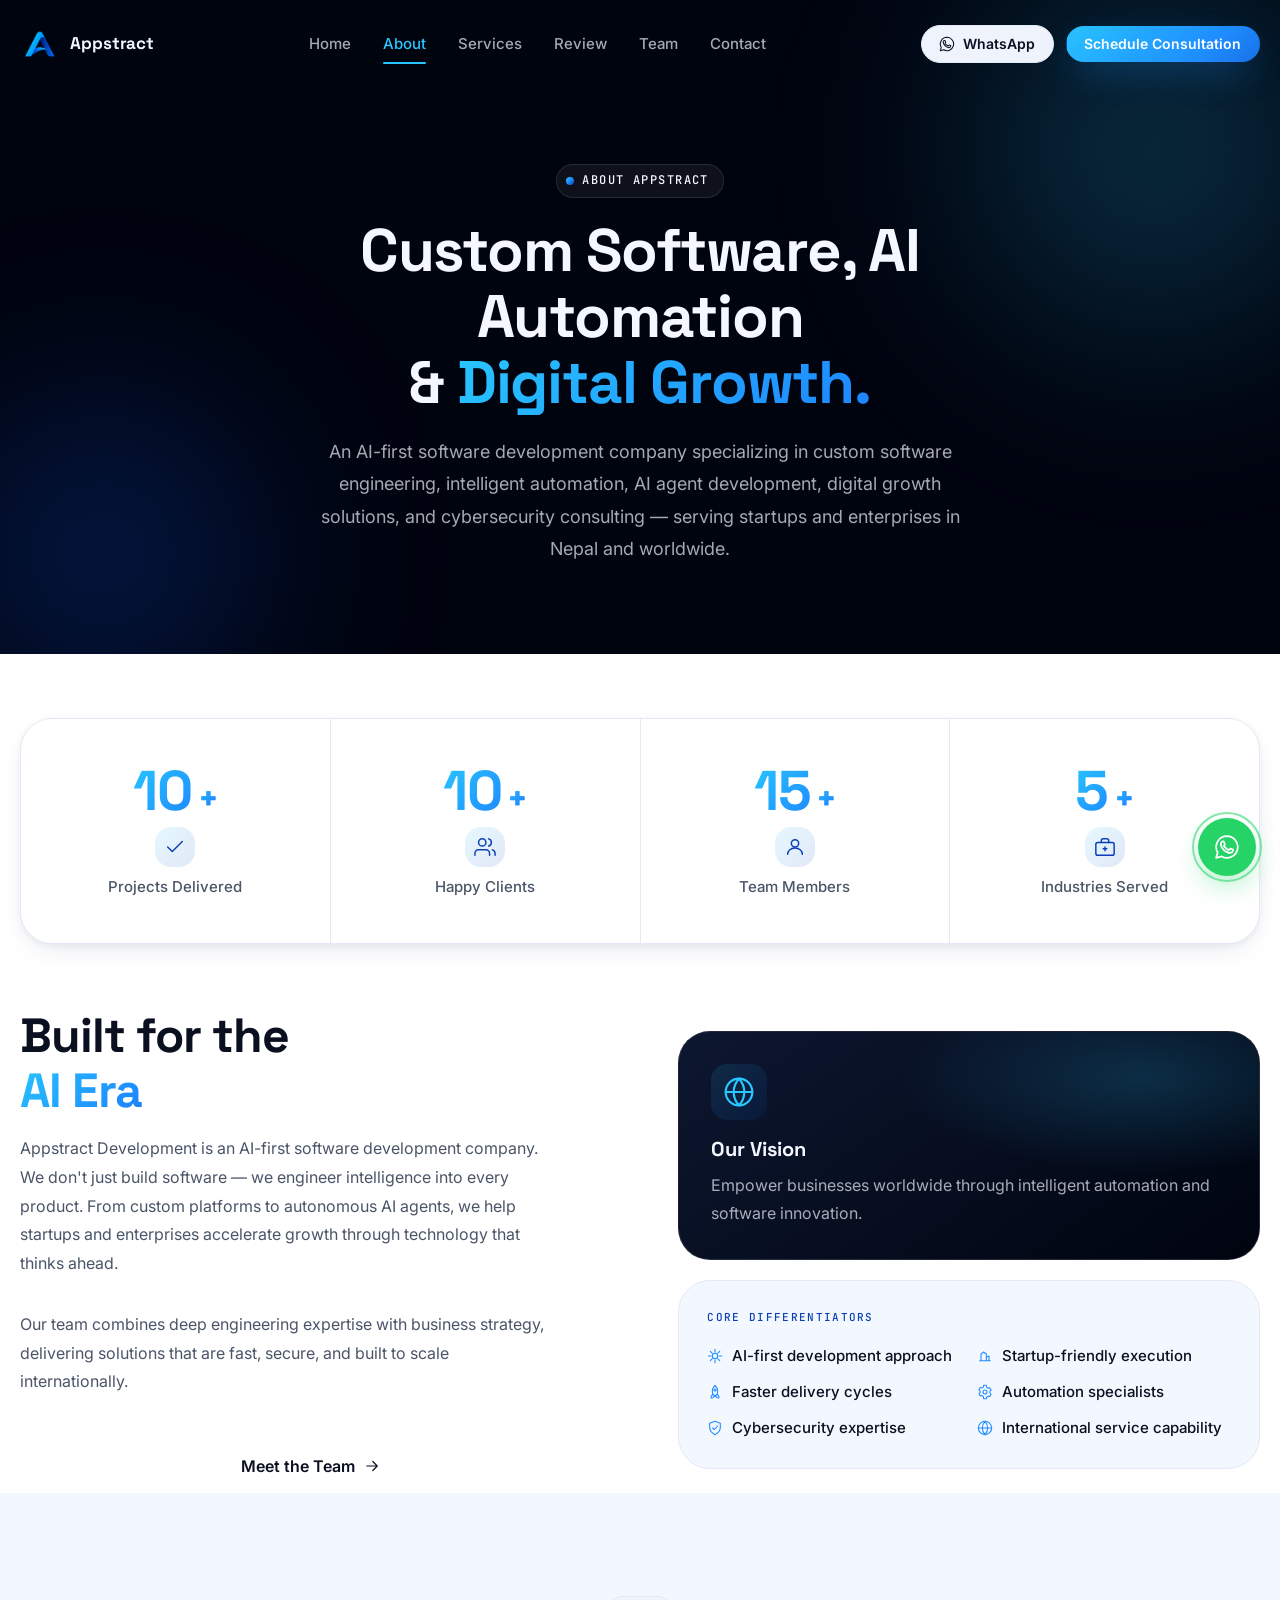
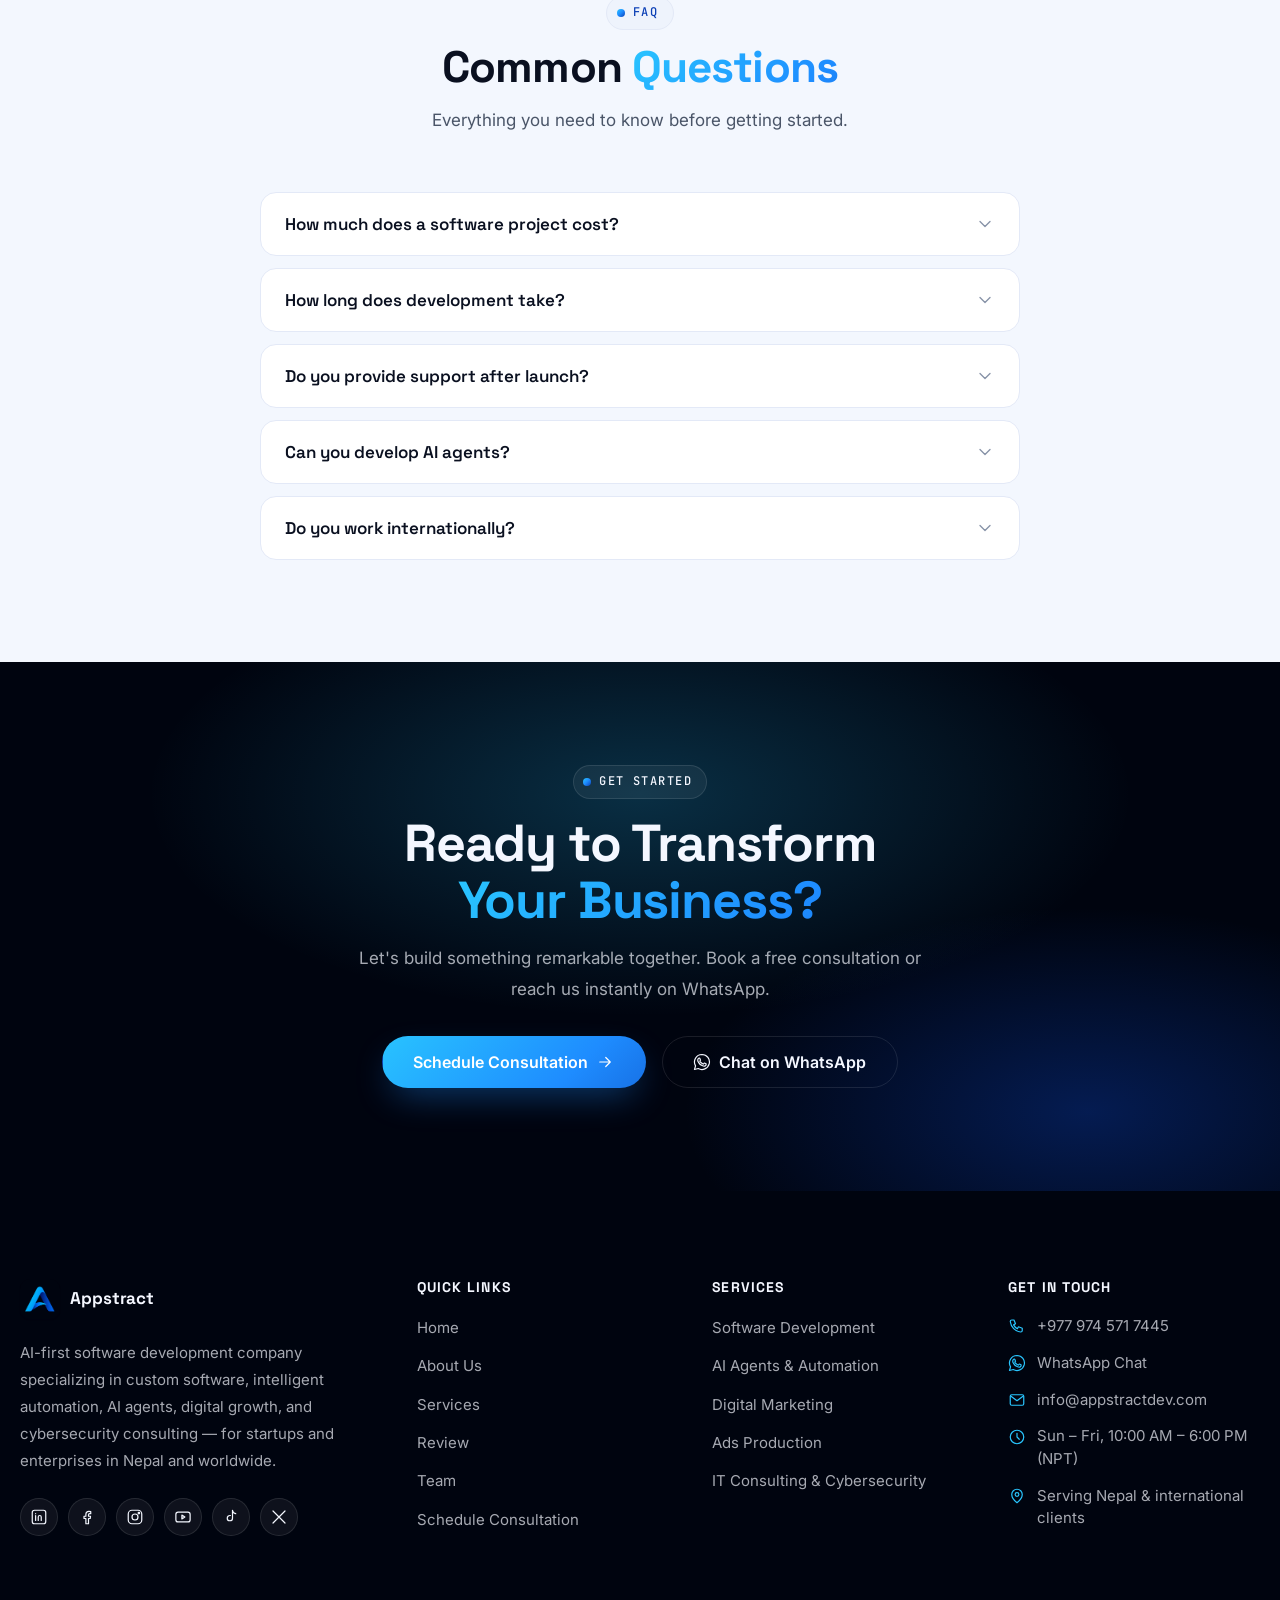
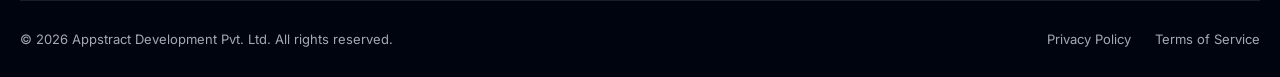
<file: about.html>
<!doctype html>
<html lang="en">
  <head>
    <meta charset="UTF-8" />
    <meta name="viewport" content="width=device-width, initial-scale=1.0" />
    <title>About | Appstract Development</title>
    <meta
      name="description"
      content="Appstract Development is an AI-first software company specializing in custom software, intelligent automation, AI agents, digital growth, and cybersecurity consulting."
    />
    <link rel="canonical" href="https://appstractdev.com/about.html" />
    <link rel="icon" type="image/png" href="assets/img/logo-black.png" />
    <link rel="preconnect" href="https://fonts.googleapis.com" />
    <link rel="preconnect" href="https://fonts.gstatic.com" crossorigin />
    <link
      href="https://fonts.googleapis.com/css2?family=Space+Grotesk:wght@500;600;700&family=Inter:wght@400;500;600;700&family=JetBrains+Mono:wght@500&display=swap"
      rel="stylesheet"
    />
    <link rel="stylesheet" href="css/style.css" />
    <link rel="stylesheet" href="css/about.css" />
  </head>
  <body>
    <!-- ICON SPRITE -->
    <svg class="icon-sprite" aria-hidden="true" focusable="false">
      <defs>
        <symbol id="i-ai" viewBox="0 0 24 24">
          <path
            d="M12 2v4M12 18v4M4.93 4.93l2.83 2.83M16.24 16.24l2.83 2.83M2 12h4M18 12h4M4.93 19.07l2.83-2.83M16.24 7.76l2.83-2.83"
            stroke-linecap="round"
          />
          <circle cx="12" cy="12" r="4" />
        </symbol>
        <symbol id="i-rocket" viewBox="0 0 24 24">
          <path
            d="M12 2c2.5 2.1 4 5.2 4 8.8 0 1.6-.3 3.1-.9 4.5L12 18l-3.1-2.7A11.6 11.6 0 0 1 8 10.8C8 7.2 9.5 4.1 12 2Z"
          />
          <circle cx="12" cy="9" r="1.6" />
          <path
            d="M9 15.5 6.5 18 6 21l3-.5 2.5-2.5M15 15.5l2.5 2.5.5 3-3-.5-2.5-2.5"
            stroke-linecap="round"
            stroke-linejoin="round"
          />
        </symbol>
        <symbol id="i-shield" viewBox="0 0 24 24">
          <path d="M12 2 4 5v6c0 5 3.4 8.7 8 11 4.6-2.3 8-6 8-11V5l-8-3Z" />
          <path
            d="m8.5 12 2.3 2.3L16 9"
            stroke-linecap="round"
            stroke-linejoin="round"
          />
        </symbol>
        <symbol id="i-automation" viewBox="0 0 24 24">
          <circle cx="12" cy="12" r="3" />
          <path
            d="M19.4 13.5a7.96 7.96 0 0 0 0-3l1.8-1.4-2-3.4-2.1.7a8 8 0 0 0-2.6-1.5L14 2h-4l-.5 2.4a8 8 0 0 0-2.6 1.5l-2.1-.7-2 3.4 1.8 1.4a7.96 7.96 0 0 0 0 3l-1.8 1.4 2 3.4 2.1-.7a8 8 0 0 0 2.6 1.5L10 22h4l.5-2.4a8 8 0 0 0 2.6-1.5l2.1.7 2-3.4Z"
          />
        </symbol>
        <symbol id="i-globe" viewBox="0 0 24 24">
          <circle cx="12" cy="12" r="10" />
          <path
            d="M2 12h20M12 2c2.5 2.7 4 6.3 4 10s-1.5 7.3-4 10c-2.5-2.7-4-6.3-4-10s1.5-7.3 4-10Z"
            stroke-linecap="round"
          />
        </symbol>
        <symbol id="i-startup" viewBox="0 0 24 24">
          <path
            d="M4 19h16M6 19V9l4-3 4 3v10M14 19v-5l4-2v7"
            stroke-linecap="round"
            stroke-linejoin="round"
          />
        </symbol>
        <symbol id="i-check" viewBox="0 0 24 24">
          <polyline points="20 6 9 17 4 12" />
        </symbol>
        <symbol id="i-users" viewBox="0 0 24 24">
          <path d="M17 21v-2a4 4 0 0 0-4-4H5a4 4 0 0 0-4 4v2" />
          <circle cx="9" cy="7" r="4" />
          <path d="M23 21v-2a4 4 0 0 0-3-3.87M16 3.13a4 4 0 0 1 0 7.75" />
        </symbol>
        <symbol id="i-team" viewBox="0 0 24 24">
          <circle cx="12" cy="8" r="4" />
          <path d="M4 20c0-4 3.6-7 8-7s8 3 8 7" />
        </symbol>
        <symbol id="i-industry" viewBox="0 0 24 24">
          <rect x="2" y="7" width="20" height="14" rx="2" />
          <path d="M16 7V5a2 2 0 0 0-2-2h-4a2 2 0 0 0-2 2v2" />
          <line x1="12" y1="12" x2="12" y2="16" />
          <line x1="10" y1="14" x2="14" y2="14" />
        </symbol>
        <symbol id="i-chevron-down" viewBox="0 0 24 24">
          <path
            d="M6 9l6 6 6-6"
            stroke-linecap="round"
            stroke-linejoin="round"
          />
        </symbol>
        <symbol id="i-arrow" viewBox="0 0 24 24">
          <path
            d="M5 12h14M13 6l6 6-6 6"
            stroke-linecap="round"
            stroke-linejoin="round"
          />
        </symbol>
        <symbol id="i-whatsapp" viewBox="0 0 24 24">
          <path
            d="M17.5 14.4c-.3-.1-1.7-.8-2-.9-.3-.1-.5-.1-.6.1-.2.3-.7.9-.9 1-.1.2-.3.2-.6.1-1.8-.9-3-1.6-4.2-3.6-.1-.2 0-.4.1-.5.2-.2.4-.5.6-.7.2-.2.2-.4.1-.6-.1-.3-.7-1.6-.9-2.1-.2-.5-.4-.4-.6-.4h-.5c-.2 0-.5.1-.7.3-.3.3-1 1-1 2.4 0 1.4 1 2.8 1.1 3 .1.2 1.9 3 4.7 4.2 2.3 1 2.8.8 3.3.7.5-.1 1.7-.7 1.9-1.4.2-.7.2-1.3.2-1.4-.1-.1-.2-.2-.4-.2Z"
          />
          <path d="M12 2a10 10 0 0 0-8.6 15.1L2 22l5-1.3A10 10 0 1 0 12 2Z" />
        </symbol>
        <symbol id="i-menu" viewBox="0 0 24 24">
          <path d="M4 7h16M4 12h16M4 17h16" stroke-linecap="round" />
        </symbol>
        <symbol id="i-close" viewBox="0 0 24 24">
          <path d="M6 6l12 12M18 6 6 18" stroke-linecap="round" />
        </symbol>
        <symbol id="i-phone" viewBox="0 0 24 24">
          <path
            d="M5 4h3l2 5-2.5 1.5a11 11 0 0 0 5 5L14 13l5 2v3a2 2 0 0 1-2 2A16 16 0 0 1 3 6a2 2 0 0 1 2-2Z"
          />
        </symbol>
        <symbol id="i-mail" viewBox="0 0 24 24">
          <rect x="3" y="5" width="18" height="14" rx="2" />
          <path
            d="m4 7 8 6 8-6"
            stroke-linecap="round"
            stroke-linejoin="round"
          />
        </symbol>
        <symbol id="i-clock" viewBox="0 0 24 24">
          <circle cx="12" cy="12" r="9" />
          <path
            d="M12 7v5l3 3"
            stroke-linecap="round"
            stroke-linejoin="round"
          />
        </symbol>
        <symbol id="i-pin" viewBox="0 0 24 24">
          <path d="M12 21s7-5.5 7-11a7 7 0 1 0-14 0c0 5.5 7 11 7 11Z" />
          <circle cx="12" cy="10" r="2.5" />
        </symbol>
        <symbol id="i-linkedin" viewBox="0 0 24 24">
          <rect x="3" y="3" width="18" height="18" rx="3" />
          <path
            d="M7.5 10v6.5M7.5 7.5v.01M11 16.5V12c0-1.2.8-2 2-2s2 .8 2 2v4.5M11 12v4.5"
            stroke-linecap="round"
          />
        </symbol>
        <symbol id="i-facebook" viewBox="0 0 24 24">
          <path
            d="M14 21v-7h2.3l.4-3H14V9c0-.9.3-1.5 1.6-1.5H17V4.8c-.7-.1-1.6-.2-2.4-.2-2.5 0-4.1 1.5-4.1 4.2V11H8v3h2.5v7H14Z"
          />
        </symbol>
        <symbol id="i-instagram" viewBox="0 0 24 24">
          <rect x="3" y="3" width="18" height="18" rx="5" />
          <circle cx="12" cy="12" r="4" />
          <circle cx="17.2" cy="6.8" r="1" />
        </symbol>
        <symbol id="i-youtube" viewBox="0 0 24 24">
          <rect x="2.5" y="5.5" width="19" height="13" rx="3" />
          <path d="m10.5 9.5 4 2.5-4 2.5Z" />
        </symbol>
        <symbol id="i-tiktok" viewBox="0 0 24 24">
          <path
            d="M14 3v10.5a3.5 3.5 0 1 1-3.5-3.5h.7M14 3c.3 2.4 1.9 4.2 4.3 4.5"
            stroke-linecap="round"
            stroke-linejoin="round"
          />
        </symbol>
        <symbol id="i-x" viewBox="0 0 24 24">
          <path d="M4 4l16 16M20 4 4 20" stroke-linecap="round" />
        </symbol>
      </defs>
    </svg>

    <a class="skip-link" href="#main">Skip to content</a>

    <!-- NAVBAR -->
    <header class="nav" id="nav">
      <div class="nav__inner container">
        <a
          href="index.html"
          class="nav__brand"
          aria-label="Appstract Development — Home"
        >
          <span class="nav__mark"
            ><img
              src="assets/img/logo-navy.png"
              alt=""
              width="40"
              height="40"
              loading="eager"
          /></span>
          <span class="nav__word">Appstract</span>
        </a>
        <nav class="nav__links" aria-label="Primary">
          <a href="index.html#home" class="nav__link">Home</a>
          <a href="about.html" class="nav__link is-active">About</a>
          <a href="services.html" class="nav__link">Services</a>
          <a href="index.html#portfolio" class="nav__link">Review</a>
          <a href="team.html" class="nav__link">Team</a>
          <a href="contact.html" class="nav__link">Contact</a>
        </nav>
        <div class="nav__actions">
          <a
            href="https://wa.me/9779745717445"
            class="btn btn--ghost btn--sm"
            target="_blank"
            rel="noopener"
          >
            <svg class="icon" width="16" height="16">
              <use href="#i-whatsapp" /></svg
            ><span>WhatsApp</span>
          </a>
          <a href="schedule.html" class="btn btn--primary btn--sm"
            >Schedule Consultation</a
          >
          <button
            class="nav__toggle"
            id="navToggle"
            aria-label="Open menu"
            aria-expanded="false"
            aria-controls="mobileMenu"
          >
            <svg class="icon icon--menu" width="22" height="22">
              <use href="#i-menu" />
            </svg>
            <svg class="icon icon--close" width="22" height="22">
              <use href="#i-close" />
            </svg>
          </button>
        </div>
      </div>
      <div class="mobile-menu" id="mobileMenu">
        <div class="mobile-menu__body">
          <nav class="mobile-menu__links" aria-label="Mobile">
            <a href="index.html#home" class="mobile-menu__link">Home</a>
            <a href="about.html" class="mobile-menu__link">About</a>
            <a href="services.html" class="mobile-menu__link">Services</a>
            <a href="index.html#portfolio" class="mobile-menu__link">Review</a>
            <a href="team.html" class="mobile-menu__link">Team</a>
            <a href="contact.html" class="mobile-menu__link">Contact</a>
          </nav>
          <div class="mobile-menu__actions">
            <a
              href="https://wa.me/9779745717445"
              class="btn btn--ghost btn--block"
              target="_blank"
              rel="noopener"
            >
              <svg class="icon" width="18" height="18">
                <use href="#i-whatsapp" /></svg
              ><span>Chat on WhatsApp</span>
            </a>
            <a href="schedule.html" class="btn btn--primary btn--block"
              >Schedule Consultation</a
            >
          </div>
        </div>
      </div>
    </header>

    <main id="main">
      <!-- PAGE HERO -->
      <section class="about-hero">
        <div
          class="about-hero__glow about-hero__glow--a"
          aria-hidden="true"
        ></div>
        <div
          class="about-hero__glow about-hero__glow--b"
          aria-hidden="true"
        ></div>
        <div class="container about-hero__inner">
          <p class="eyebrow eyebrow--dark" data-reveal>
            <span class="eyebrow__dot"></span>About Appstract
          </p>
          <h1 class="about-hero__title" data-reveal data-reveal-delay="1">
            Custom Software, AI Automation<br />
            &amp; <span class="text-gradient">Digital Growth.</span>
          </h1>
          <p class="about-hero__lead" data-reveal data-reveal-delay="2">
            An AI-first software development company specializing in custom
            software engineering, intelligent automation, AI agent development,
            digital growth solutions, and cybersecurity consulting — serving
            startups and enterprises in Nepal and worldwide.
          </p>
        </div>
      </section>

      <!-- STATS -->
      <section class="stats about-stats" aria-label="Trust statistics">
        <div class="container">
          <div class="stats__grid">
            <div class="stats__item" data-reveal data-reveal-delay="1">
              <div class="stats__number">
                <span class="stats__count" data-target="10">0</span
                ><span class="stats__suffix">+</span>
              </div>
              <div class="stats__icon">
                <svg class="icon" width="22" height="22">
                  <use href="#i-check" />
                </svg>
              </div>
              <p class="stats__label">Projects Delivered</p>
            </div>
            <div class="stats__item" data-reveal data-reveal-delay="2">
              <div class="stats__number">
                <span class="stats__count" data-target="10">0</span
                ><span class="stats__suffix">+</span>
              </div>
              <div class="stats__icon">
                <svg class="icon" width="22" height="22">
                  <use href="#i-users" />
                </svg>
              </div>
              <p class="stats__label">Happy Clients</p>
            </div>
            <div class="stats__item" data-reveal data-reveal-delay="3">
              <div class="stats__number">
                <span class="stats__count" data-target="15">0</span
                ><span class="stats__suffix">+</span>
              </div>
              <div class="stats__icon">
                <svg class="icon" width="22" height="22">
                  <use href="#i-team" />
                </svg>
              </div>
              <p class="stats__label">Team Members</p>
            </div>
            <div class="stats__item" data-reveal data-reveal-delay="3">
              <div class="stats__number">
                <span class="stats__count" data-target="5">0</span
                ><span class="stats__suffix">+</span>
              </div>
              <div class="stats__icon">
                <svg class="icon" width="22" height="22">
                  <use href="#i-industry" />
                </svg>
              </div>
              <p class="stats__label">Industries Served</p>
            </div>
          </div>
        </div>
      </section>

      <!-- POSITIONING -->
      <section class="section about-positioning">
        <div class="container">
          <div class="about-split">
            <div class="about-split__text" data-reveal>
              <h2 class="about-split__title">
                Built for the<br /><span class="text-gradient">AI Era</span>
              </h2>
              <p class="about-split__body">
                Appstract Development is an AI-first software development
                company. We don't just build software — we engineer intelligence
                into every product. From custom platforms to autonomous AI
                agents, we help startups and enterprises accelerate growth
                through technology that thinks ahead.
              </p>
              <p class="about-split__body" style="margin-top: 1rem">
                Our team combines deep engineering expertise with business
                strategy, delivering solutions that are fast, secure, and built
                to scale internationally.
              </p>
              <a
                href="team.html"
                class="btn btn--outline-dark btn--lg"
                style="
                  margin-top: 1.75rem;
                  display: inline-flex;
                  align-items: center;
                  gap: 0.5rem;
                "
              >
                Meet the Team
                <svg class="icon" width="18" height="18">
                  <use href="#i-arrow" />
                </svg>
              </a>
            </div>
            <div class="about-split__visual" data-reveal data-reveal-delay="2">
              <div class="vision-card">
                <div class="vision-card__icon" aria-hidden="true">
                  <svg class="icon" width="32" height="32">
                    <use href="#i-globe" />
                  </svg>
                </div>
                <h3 class="vision-card__title">Our Vision</h3>
                <p class="vision-card__text">
                  Empower businesses worldwide through intelligent automation
                  and software innovation.
                </p>
              </div>
              <div class="differentiators">
                <p class="differentiators__label">Core Differentiators</p>
                <ul class="differentiators__list">
                  <li>
                    <svg class="icon" width="16" height="16">
                      <use href="#i-ai" /></svg
                    ><span>AI-first development approach</span>
                  </li>
                  <li>
                    <svg class="icon" width="16" height="16">
                      <use href="#i-startup" /></svg
                    ><span>Startup-friendly execution</span>
                  </li>
                  <li>
                    <svg class="icon" width="16" height="16">
                      <use href="#i-rocket" /></svg
                    ><span>Faster delivery cycles</span>
                  </li>
                  <li>
                    <svg class="icon" width="16" height="16">
                      <use href="#i-automation" /></svg
                    ><span>Automation specialists</span>
                  </li>
                  <li>
                    <svg class="icon" width="16" height="16">
                      <use href="#i-shield" /></svg
                    ><span>Cybersecurity expertise</span>
                  </li>
                  <li>
                    <svg class="icon" width="16" height="16">
                      <use href="#i-globe" /></svg
                    ><span>International service capability</span>
                  </li>
                </ul>
              </div>
            </div>
          </div>
        </div>
      </section>

      <!-- FAQ -->
      <section class="section section--alt faq-section" id="faq">
        <div class="container">
          <div class="section__head" data-reveal>
            <p class="eyebrow"><span class="eyebrow__dot"></span>FAQ</p>
            <h2 class="section__title">
              Common <span class="text-gradient">Questions</span>
            </h2>
            <p class="section__lead">
              Everything you need to know before getting started.
            </p>
          </div>
          <div class="faq-list">
            <div class="faq-item" data-reveal data-reveal-delay="1">
              <button class="faq-item__trigger" aria-expanded="false">
                <span>How much does a software project cost?</span>
                <svg class="icon faq-item__chevron" width="20" height="20">
                  <use href="#i-chevron-down" />
                </svg>
              </button>
              <div class="faq-item__panel">
                <div class="faq-item__inner">
                  <p>
                    Pricing depends on project complexity, features,
                    integrations, and timeline. Every project is unique —
                    contact us for a free consultation and tailored quote.
                  </p>
                </div>
              </div>
            </div>

            <div class="faq-item" data-reveal data-reveal-delay="2">
              <button class="faq-item__trigger" aria-expanded="false">
                <span>How long does development take?</span>
                <svg class="icon faq-item__chevron" width="20" height="20">
                  <use href="#i-chevron-down" />
                </svg>
              </button>
              <div class="faq-item__panel">
                <div class="faq-item__inner">
                  <p>
                    Small projects can be completed within 7 days. Average
                    projects take around 1 month. Enterprise projects vary based
                    on scope and complexity — we'll provide a clear timeline
                    during consultation.
                  </p>
                </div>
              </div>
            </div>

            <div class="faq-item" data-reveal data-reveal-delay="3">
              <button class="faq-item__trigger" aria-expanded="false">
                <span>Do you provide support after launch?</span>
                <svg class="icon faq-item__chevron" width="20" height="20">
                  <use href="#i-chevron-down" />
                </svg>
              </button>
              <div class="faq-item__panel">
                <div class="faq-item__inner">
                  <p>
                    Yes. We offer lifetime support guidance and optional
                    maintenance subscriptions to keep your product running
                    smoothly after launch.
                  </p>
                </div>
              </div>
            </div>

            <div class="faq-item" data-reveal data-reveal-delay="1">
              <button class="faq-item__trigger" aria-expanded="false">
                <span>Can you develop AI agents?</span>
                <svg class="icon faq-item__chevron" width="20" height="20">
                  <use href="#i-chevron-down" />
                </svg>
              </button>
              <div class="faq-item__panel">
                <div class="faq-item__inner">
                  <p>
                    Yes. We build everything from simple automation tools to
                    enterprise-grade multi-agent systems tailored to your
                    business workflows and goals.
                  </p>
                </div>
              </div>
            </div>

            <div class="faq-item" data-reveal data-reveal-delay="2">
              <button class="faq-item__trigger" aria-expanded="false">
                <span>Do you work internationally?</span>
                <svg class="icon faq-item__chevron" width="20" height="20">
                  <use href="#i-chevron-down" />
                </svg>
              </button>
              <div class="faq-item__panel">
                <div class="faq-item__inner">
                  <p>
                    Yes. We work with clients globally and provide premium
                    support for international projects, with flexible
                    communication across time zones.
                  </p>
                </div>
              </div>
            </div>
          </div>
        </div>
      </section>

      <!-- FINAL CTA -->
      <section class="section section--dark cta" id="cta">
        <div class="cta__glow" aria-hidden="true"></div>
        <div class="container cta__inner" data-reveal>
          <p class="eyebrow eyebrow--dark">
            <span class="eyebrow__dot"></span>Get Started
          </p>
          <h2 class="cta__title">
            Ready to Transform<br /><span class="text-gradient"
              >Your Business?</span
            >
          </h2>
          <p class="cta__text">
            Let's build something remarkable together. Book a free consultation
            or reach us instantly on WhatsApp.
          </p>
          <div class="cta__actions">
            <a
              href="schedule.html"
              class="btn btn--primary btn--lg btn--magnetic"
            >
              <span>Schedule Consultation</span>
              <svg class="icon" width="18" height="18">
                <use href="#i-arrow" />
              </svg>
            </a>
            <a
              href="https://wa.me/9779745717445"
              class="btn btn--outline-light btn--lg btn--magnetic"
              target="_blank"
              rel="noopener"
            >
              <svg class="icon" width="18" height="18">
                <use href="#i-whatsapp" />
              </svg>
              <span>Chat on WhatsApp</span>
            </a>
          </div>
        </div>
      </section>
    </main>

    <!-- FOOTER -->
    <footer class="footer" id="contact">
      <div class="container">
        <div class="footer__grid">
          <div class="footer__col footer__col--brand">
            <a href="index.html" class="footer__brand">
              <span class="nav__mark"
                ><img
                  src="assets/img/logo-navy.png"
                  alt=""
                  width="40"
                  height="40"
                  loading="lazy"
              /></span>
              <span class="nav__word">Appstract</span>
            </a>
            <p class="footer__about">
              AI-first software development company specializing in custom
              software, intelligent automation, AI agents, digital growth, and
              cybersecurity consulting &mdash; for startups and enterprises in
              Nepal and worldwide.
            </p>
            <div class="footer__social">
              <a href="#" class="social-icon" aria-label="LinkedIn"
                ><svg class="icon" width="18" height="18">
                  <use href="#i-linkedin" /></svg
              ></a>
              <a href="#" class="social-icon" aria-label="Facebook"
                ><svg class="icon" width="18" height="18">
                  <use href="#i-facebook" /></svg
              ></a>
              <a href="#" class="social-icon" aria-label="Instagram"
                ><svg class="icon" width="18" height="18">
                  <use href="#i-instagram" /></svg
              ></a>
              <a href="#" class="social-icon" aria-label="YouTube"
                ><svg class="icon" width="18" height="18">
                  <use href="#i-youtube" /></svg
              ></a>
              <a href="#" class="social-icon" aria-label="TikTok"
                ><svg class="icon" width="18" height="18">
                  <use href="#i-tiktok" /></svg
              ></a>
              <a href="#" class="social-icon" aria-label="X"
                ><svg class="icon" width="18" height="18">
                  <use href="#i-x" /></svg
              ></a>
            </div>
          </div>
          <div class="footer__col">
            <h3 class="footer__title">Quick Links</h3>
            <ul class="footer__links">
              <li><a href="index.html#home">Home</a></li>
              <li><a href="about.html">About Us</a></li>
              <li><a href="services.html">Services</a></li>
              <li><a href="index.html#portfolio">Review</a></li>
              <li><a href="team.html">Team</a></li>
              <li><a href="schedule.html">Schedule Consultation</a></li>
            </ul>
          </div>
          <div class="footer__col">
            <h3 class="footer__title">Services</h3>
            <ul class="footer__links">
              <li>
                <a href="services.html#software-development"
                  >Software Development</a
                >
              </li>
              <li>
                <a href="services.html#ai-automation"
                  >AI Agents &amp; Automation</a
                >
              </li>
              <li>
                <a href="services.html#digital-marketing">Digital Marketing</a>
              </li>
              <li><a href="services.html#ads-production">Ads Production</a></li>
              <li>
                <a href="services.html#it-consulting"
                  >IT Consulting &amp; Cybersecurity</a
                >
              </li>
            </ul>
          </div>
          <div class="footer__col">
            <h3 class="footer__title">Get in Touch</h3>
            <ul class="footer__contact">
              <li>
                <svg class="icon" width="18" height="18">
                  <use href="#i-phone" /></svg
                ><a href="tel:+9779745717445">+977 974 571 7445</a>
              </li>
              <li>
                <svg class="icon" width="18" height="18">
                  <use href="#i-whatsapp" /></svg
                ><a
                  href="https://wa.me/9779745717445"
                  target="_blank"
                  rel="noopener"
                  >WhatsApp Chat</a
                >
              </li>
              <li>
                <svg class="icon" width="18" height="18">
                  <use href="#i-mail" /></svg
                ><a href="mailto:info@appstractdev.com"
                  >info@appstractdev.com</a
                >
              </li>
              <li>
                <svg class="icon" width="18" height="18">
                  <use href="#i-clock" /></svg
                ><span>Sun &ndash; Fri, 10:00 AM &ndash; 6:00 PM (NPT)</span>
              </li>
              <li>
                <svg class="icon" width="18" height="18">
                  <use href="#i-pin" /></svg
                ><span>Serving Nepal &amp; international clients</span>
              </li>
            </ul>
          </div>
        </div>
        <div class="footer__bottom">
          <p>
            &copy; <span id="year">2026</span> Appstract Development Pvt. Ltd.
            All rights reserved.
          </p>
          <div class="footer__legal">
            <a href="privacy.html">Privacy Policy</a>
            <a href="terms.html">Terms of Service</a>
          </div>
        </div>
      </div>
    </footer>

    <a
      href="https://wa.me/9779745717445"
      class="fab-whatsapp"
      target="_blank"
      rel="noopener"
      aria-label="Chat with us on WhatsApp"
    >
      <svg class="icon" width="26" height="26"><use href="#i-whatsapp" /></svg>
    </a>

    <script src="js/main.js" defer></script>
    <script src="js/about.js" defer></script>
  </body>
</html>
</file>
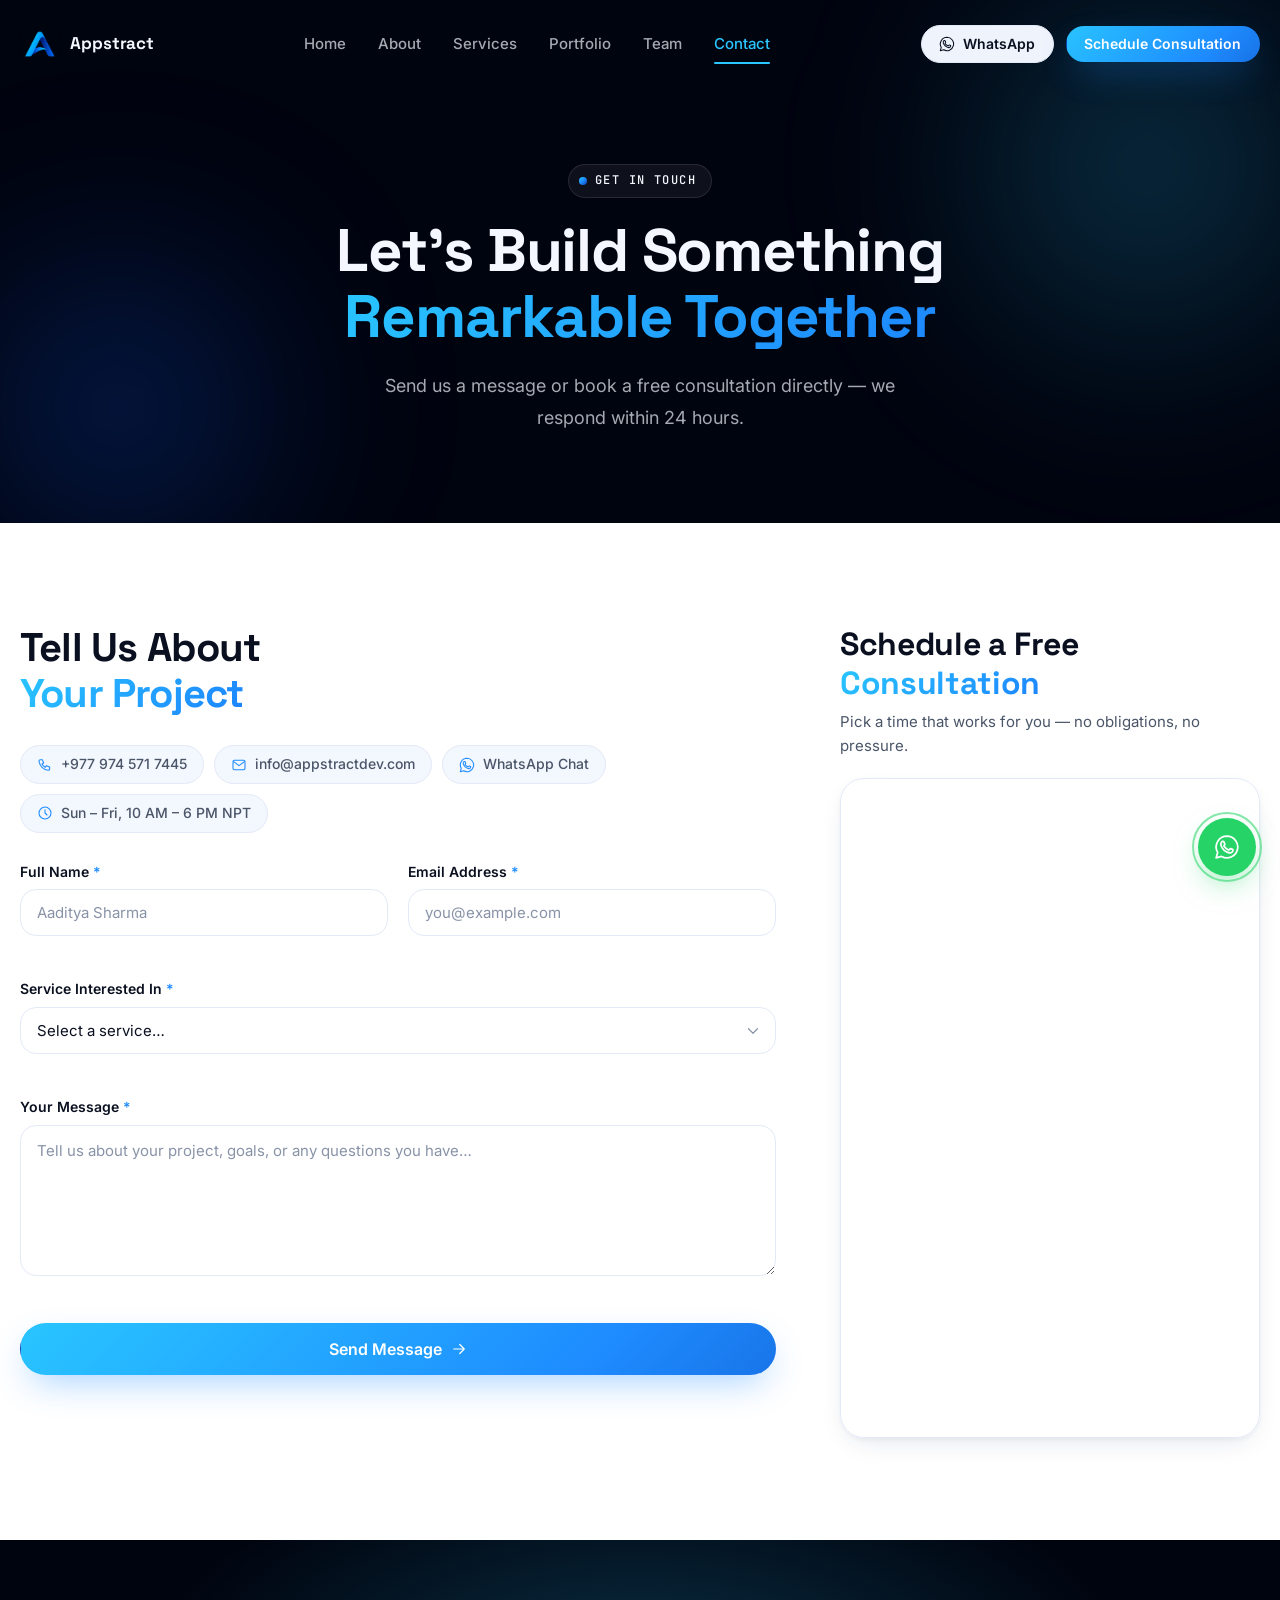
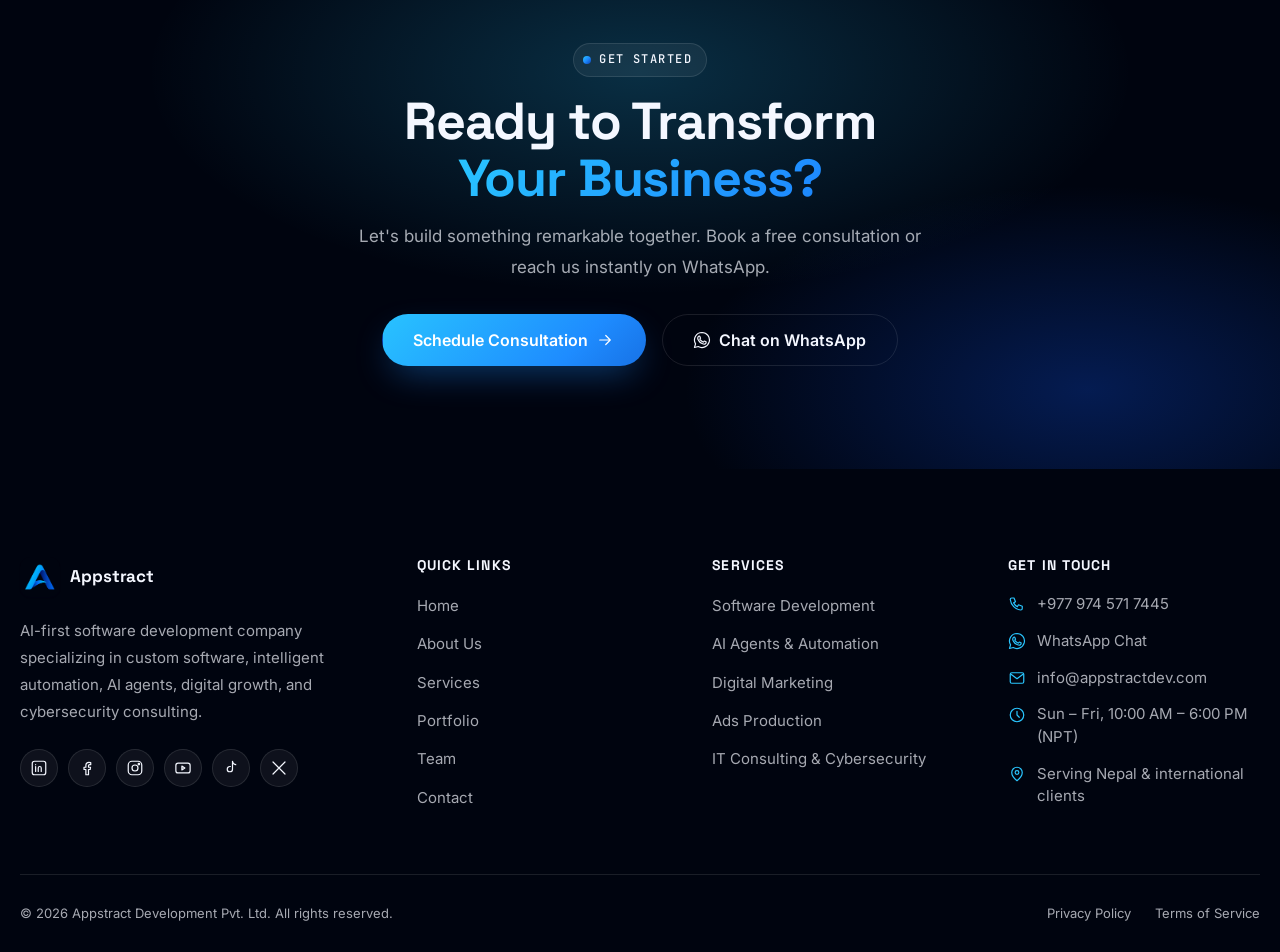
<file: contact.html>
<!DOCTYPE html>
<html lang="en">
<head>
<meta charset="UTF-8" />
<meta name="viewport" content="width=device-width, initial-scale=1.0" />
<title>Contact | Appstract Development</title>
<meta name="description" content="Get in touch with Appstract Development. Book a consultation or send us a message — we respond within 24 hours." />
<link rel="canonical" href="https://appstractdev.com/contact.html" />
<link rel="icon" type="image/png" href="assets/img/logo-black.png" />
<link rel="preconnect" href="https://fonts.googleapis.com" />
<link rel="preconnect" href="https://fonts.gstatic.com" crossorigin />
<link href="https://fonts.googleapis.com/css2?family=Space+Grotesk:wght@500;600;700&family=Inter:wght@400;500;600;700&family=JetBrains+Mono:wght@500&display=swap" rel="stylesheet" />
<link rel="stylesheet" href="css/style.css" />
<link rel="stylesheet" href="css/contact.css" />
</head>
<body>

<!-- ICON SPRITE -->
<svg class="icon-sprite" aria-hidden="true" focusable="false"><defs>
<symbol id="i-whatsapp" viewBox="0 0 24 24"><path d="M17.5 14.4c-.3-.1-1.7-.8-2-.9-.3-.1-.5-.1-.6.1-.2.3-.7.9-.9 1-.1.2-.3.2-.6.1-1.8-.9-3-1.6-4.2-3.6-.1-.2 0-.4.1-.5.2-.2.4-.5.6-.7.2-.2.2-.4.1-.6-.1-.3-.7-1.6-.9-2.1-.2-.5-.4-.4-.6-.4h-.5c-.2 0-.5.1-.7.3-.3.3-1 1-1 2.4 0 1.4 1 2.8 1.1 3 .1.2 1.9 3 4.7 4.2 2.3 1 2.8.8 3.3.7.5-.1 1.7-.7 1.9-1.4.2-.7.2-1.3.2-1.4-.1-.1-.2-.2-.4-.2Z"/><path d="M12 2a10 10 0 0 0-8.6 15.1L2 22l5-1.3A10 10 0 1 0 12 2Z"/></symbol>
<symbol id="i-arrow" viewBox="0 0 24 24"><path d="M5 12h14M13 6l6 6-6 6" stroke-linecap="round" stroke-linejoin="round"/></symbol>
<symbol id="i-check" viewBox="0 0 24 24"><polyline points="20 6 9 17 4 12"/></symbol>
<symbol id="i-menu" viewBox="0 0 24 24"><path d="M4 7h16M4 12h16M4 17h16" stroke-linecap="round"/></symbol>
<symbol id="i-close" viewBox="0 0 24 24"><path d="M6 6l12 12M18 6 6 18" stroke-linecap="round"/></symbol>
<symbol id="i-phone" viewBox="0 0 24 24"><path d="M5 4h3l2 5-2.5 1.5a11 11 0 0 0 5 5L14 13l5 2v3a2 2 0 0 1-2 2A16 16 0 0 1 3 6a2 2 0 0 1 2-2Z"/></symbol>
<symbol id="i-mail" viewBox="0 0 24 24"><rect x="3" y="5" width="18" height="14" rx="2"/><path d="m4 7 8 6 8-6" stroke-linecap="round" stroke-linejoin="round"/></symbol>
<symbol id="i-clock" viewBox="0 0 24 24"><circle cx="12" cy="12" r="9"/><path d="M12 7v5l3 3" stroke-linecap="round" stroke-linejoin="round"/></symbol>
<symbol id="i-pin" viewBox="0 0 24 24"><path d="M12 21s7-5.5 7-11a7 7 0 1 0-14 0c0 5.5 7 11 7 11Z"/><circle cx="12" cy="10" r="2.5"/></symbol>
<symbol id="i-linkedin" viewBox="0 0 24 24"><rect x="3" y="3" width="18" height="18" rx="3"/><path d="M7.5 10v6.5M7.5 7.5v.01M11 16.5V12c0-1.2.8-2 2-2s2 .8 2 2v4.5M11 12v4.5" stroke-linecap="round"/></symbol>
<symbol id="i-facebook" viewBox="0 0 24 24"><path d="M14 21v-7h2.3l.4-3H14V9c0-.9.3-1.5 1.6-1.5H17V4.8c-.7-.1-1.6-.2-2.4-.2-2.5 0-4.1 1.5-4.1 4.2V11H8v3h2.5v7H14Z"/></symbol>
<symbol id="i-instagram" viewBox="0 0 24 24"><rect x="3" y="3" width="18" height="18" rx="5"/><circle cx="12" cy="12" r="4"/><circle cx="17.2" cy="6.8" r="1"/></symbol>
<symbol id="i-youtube" viewBox="0 0 24 24"><rect x="2.5" y="5.5" width="19" height="13" rx="3"/><path d="m10.5 9.5 4 2.5-4 2.5Z"/></symbol>
<symbol id="i-tiktok" viewBox="0 0 24 24"><path d="M14 3v10.5a3.5 3.5 0 1 1-3.5-3.5h.7M14 3c.3 2.4 1.9 4.2 4.3 4.5" stroke-linecap="round" stroke-linejoin="round"/></symbol>
<symbol id="i-x" viewBox="0 0 24 24"><path d="M4 4l16 16M20 4 4 20" stroke-linecap="round"/></symbol>
</defs></svg>

<a class="skip-link" href="#main">Skip to content</a>

<!-- NAVBAR -->
<header class="nav" id="nav">
  <div class="nav__inner container">
    <a href="index.html" class="nav__brand">
      <span class="nav__mark"><img src="assets/img/logo-navy.png" alt="" width="40" height="40" loading="eager" /></span>
      <span class="nav__word">Appstract</span>
    </a>
    <nav class="nav__links" aria-label="Primary">
      <a href="index.html#home" class="nav__link">Home</a>
      <a href="about.html" class="nav__link">About</a>
      <a href="services.html" class="nav__link">Services</a>
      <a href="index.html#portfolio" class="nav__link">Portfolio</a>
      <a href="team.html" class="nav__link">Team</a>
      <a href="contact.html" class="nav__link is-active">Contact</a>
    </nav>
    <div class="nav__actions">
      <a href="https://wa.me/9779745717445" class="btn btn--ghost btn--sm" target="_blank" rel="noopener">
        <svg class="icon" width="16" height="16"><use href="#i-whatsapp"/></svg><span>WhatsApp</span>
      </a>
      <a href="schedule.html" class="btn btn--primary btn--sm">Schedule Consultation</a>
      <button class="nav__toggle" id="navToggle" aria-label="Open menu" aria-expanded="false" aria-controls="mobileMenu">
        <svg class="icon icon--menu" width="22" height="22"><use href="#i-menu"/></svg>
        <svg class="icon icon--close" width="22" height="22"><use href="#i-close"/></svg>
      </button>
    </div>
  </div>
  <div class="mobile-menu" id="mobileMenu">
    <div class="mobile-menu__body">
      <nav class="mobile-menu__links" aria-label="Mobile">
        <a href="index.html#home" class="mobile-menu__link">Home</a>
        <a href="about.html" class="mobile-menu__link">About</a>
        <a href="services.html" class="mobile-menu__link">Services</a>
        <a href="index.html#portfolio" class="mobile-menu__link">Portfolio</a>
        <a href="team.html" class="mobile-menu__link">Team</a>
        <a href="contact.html" class="mobile-menu__link">Contact</a>
      </nav>
      <div class="mobile-menu__actions">
        <a href="https://wa.me/9779745717445" class="btn btn--ghost btn--block" target="_blank" rel="noopener">
          <svg class="icon" width="18" height="18"><use href="#i-whatsapp"/></svg><span>Chat on WhatsApp</span>
        </a>
        <a href="schedule.html" class="btn btn--primary btn--block">Schedule Consultation</a>
      </div>
    </div>
  </div>
</header>

<main id="main">

  <!-- PAGE HERO -->
  <section class="contact-hero">
    <div class="contact-hero__glow contact-hero__glow--a" aria-hidden="true"></div>
    <div class="contact-hero__glow contact-hero__glow--b" aria-hidden="true"></div>
    <div class="container contact-hero__inner">
      <p class="eyebrow eyebrow--dark" data-reveal><span class="eyebrow__dot"></span>Get In Touch</p>
      <h1 class="contact-hero__title" data-reveal data-reveal-delay="1">
        Let's Build Something<br><span class="text-gradient">Remarkable Together</span>
      </h1>
      <p class="contact-hero__lead" data-reveal data-reveal-delay="2">Send us a message or book a free consultation directly — we respond within 24 hours.</p>
    </div>
  </section>

  <!-- CONTACT LAYOUT -->
  <section class="section contact-section" id="contact-form">
    <div class="container">
      <div class="contact-layout">

        <!-- LEFT: FORM -->
        <div class="contact-form-wrap" data-reveal>
          <div class="contact-form-head">
            <h2 class="contact-form-title">Tell Us About<br><span class="text-gradient">Your Project</span></h2>
          </div>

          <!-- Info pills -->
          <div class="contact-info">
            <a href="tel:+9779745717445" class="contact-info__item">
              <svg class="icon" width="16" height="16"><use href="#i-phone"/></svg>
              <span>+977 974 571 7445</span>
            </a>
            <a href="mailto:info@appstractdev.com" class="contact-info__item">
              <svg class="icon" width="16" height="16"><use href="#i-mail"/></svg>
              <span>info@appstractdev.com</span>
            </a>
            <a href="https://wa.me/9779745717445" class="contact-info__item" target="_blank" rel="noopener">
              <svg class="icon" width="16" height="16"><use href="#i-whatsapp"/></svg>
              <span>WhatsApp Chat</span>
            </a>
            <span class="contact-info__item">
              <svg class="icon" width="16" height="16"><use href="#i-clock"/></svg>
              <span>Sun – Fri, 10 AM – 6 PM NPT</span>
            </span>
          </div>

          <form class="contact-form" id="contactForm" novalidate>
            <div class="form-row">
              <div class="form-group">
                <label class="form-label" for="name">Full Name <span aria-hidden="true">*</span></label>
                <input class="form-input" type="text" id="name" name="name" placeholder="Aaditya Sharma" required autocomplete="name" />
                <span class="form-error" id="name-error"></span>
              </div>
              <div class="form-group">
                <label class="form-label" for="email">Email Address <span aria-hidden="true">*</span></label>
                <input class="form-input" type="email" id="email" name="email" placeholder="you@example.com" required autocomplete="email" />
                <span class="form-error" id="email-error"></span>
              </div>
            </div>

            <div class="form-group">
              <label class="form-label" for="service">Service Interested In <span aria-hidden="true">*</span></label>
              <div class="form-select-wrap">
                <select class="form-input form-select" id="service" name="service" required>
                  <option value="" disabled selected>Select a service…</option>
                  <option value="software-development">Software Development</option>
                  <option value="ai-automation">AI Agents &amp; Automation</option>
                  <option value="digital-marketing">Digital Marketing</option>
                  <option value="ads-production">Ads Production</option>
                  <option value="it-consulting">IT Consulting &amp; Cybersecurity</option>
                  <option value="other">Other / Not Sure Yet</option>
                </select>
                <svg class="form-select-arrow icon" width="18" height="18" viewBox="0 0 24 24"><path d="M6 9l6 6 6-6" stroke="currentColor" stroke-width="1.6" stroke-linecap="round" stroke-linejoin="round" fill="none"/></svg>
              </div>
              <span class="form-error" id="service-error"></span>
            </div>

            <div class="form-group">
              <label class="form-label" for="message">Your Message <span aria-hidden="true">*</span></label>
              <textarea class="form-input form-textarea" id="message" name="message" rows="5" placeholder="Tell us about your project, goals, or any questions you have…" required></textarea>
              <span class="form-error" id="message-error"></span>
            </div>

            <button type="submit" class="btn btn--primary btn--lg btn--block contact-form__submit" id="formSubmit">
              <span class="submit-label">Send Message</span>
              <svg class="icon" width="18" height="18"><use href="#i-arrow"/></svg>
            </button>

            <!-- Success state -->
            <div class="form-success" id="formSuccess" aria-live="polite" hidden>
              <div class="form-success__icon"><svg class="icon" width="22" height="22"><use href="#i-check"/></svg></div>
              <p class="form-success__title">Message Sent!</p>
              <p class="form-success__text">Thanks for reaching out — we'll be in touch within 24 hours.</p>
            </div>
          </form>
        </div>

        <!-- RIGHT: CALENDLY -->
        <div class="contact-calendly" data-reveal data-reveal-delay="2">
          <div class="contact-calendly__head">
            <h2 class="contact-calendly__title">Schedule a Free<br><span class="text-gradient">Consultation</span></h2>
            <p class="contact-calendly__sub">Pick a time that works for you — no obligations, no pressure.</p>
          </div>
          <!-- Calendly inline widget begin -->
          <div class="calendly-inline-widget" data-url="https://calendly.com/yaduupreti8/30min" style="min-width:320px;height:660px;"></div>
          <script type="text/javascript" src="https://assets.calendly.com/assets/external/widget.js" async></script>
          <!-- Calendly inline widget end -->
        </div>

      </div>
    </div>
  </section>

  <!-- FINAL CTA -->
  <section class="section section--dark cta" id="cta">
    <div class="cta__glow" aria-hidden="true"></div>
    <div class="container cta__inner" data-reveal>
      <p class="eyebrow eyebrow--dark"><span class="eyebrow__dot"></span>Get Started</p>
      <h2 class="cta__title">Ready to Transform<br><span class="text-gradient">Your Business?</span></h2>
      <p class="cta__text">Let's build something remarkable together. Book a free consultation or reach us instantly on WhatsApp.</p>
      <div class="cta__actions">
        <a href="schedule.html" class="btn btn--primary btn--lg btn--magnetic">
          <span>Schedule Consultation</span>
          <svg class="icon" width="18" height="18"><use href="#i-arrow"/></svg>
        </a>
        <a href="https://wa.me/9779745717445" class="btn btn--outline-light btn--lg btn--magnetic" target="_blank" rel="noopener">
          <svg class="icon" width="18" height="18"><use href="#i-whatsapp"/></svg>
          <span>Chat on WhatsApp</span>
        </a>
      </div>
    </div>
  </section>

</main>

<!-- FOOTER -->
<footer class="footer" id="footer">
  <div class="container">
    <div class="footer__grid">
      <div class="footer__col footer__col--brand">
        <a href="index.html" class="footer__brand">
          <span class="nav__mark"><img src="assets/img/logo-navy.png" alt="" width="40" height="40" loading="lazy" /></span>
          <span class="nav__word">Appstract</span>
        </a>
        <p class="footer__about">AI-first software development company specializing in custom software, intelligent automation, AI agents, digital growth, and cybersecurity consulting.</p>
        <div class="footer__social">
          <a href="#" class="social-icon" aria-label="LinkedIn"><svg class="icon" width="18" height="18"><use href="#i-linkedin"/></svg></a>
          <a href="#" class="social-icon" aria-label="Facebook"><svg class="icon" width="18" height="18"><use href="#i-facebook"/></svg></a>
          <a href="#" class="social-icon" aria-label="Instagram"><svg class="icon" width="18" height="18"><use href="#i-instagram"/></svg></a>
          <a href="#" class="social-icon" aria-label="YouTube"><svg class="icon" width="18" height="18"><use href="#i-youtube"/></svg></a>
          <a href="#" class="social-icon" aria-label="TikTok"><svg class="icon" width="18" height="18"><use href="#i-tiktok"/></svg></a>
          <a href="#" class="social-icon" aria-label="X"><svg class="icon" width="18" height="18"><use href="#i-x"/></svg></a>
        </div>
      </div>
      <div class="footer__col">
        <h3 class="footer__title">Quick Links</h3>
        <ul class="footer__links">
          <li><a href="index.html#home">Home</a></li>
          <li><a href="about.html">About Us</a></li>
          <li><a href="services.html">Services</a></li>
          <li><a href="index.html#portfolio">Portfolio</a></li>
          <li><a href="team.html">Team</a></li>
          <li><a href="contact.html">Contact</a></li>
        </ul>
      </div>
      <div class="footer__col">
        <h3 class="footer__title">Services</h3>
        <ul class="footer__links">
          <li><a href="services.html#svc-software">Software Development</a></li>
          <li><a href="services.html#svc-ai">AI Agents &amp; Automation</a></li>
          <li><a href="services.html#svc-marketing">Digital Marketing</a></li>
          <li><a href="services.html#svc-ads">Ads Production</a></li>
          <li><a href="services.html#svc-security">IT Consulting &amp; Cybersecurity</a></li>
        </ul>
      </div>
      <div class="footer__col">
        <h3 class="footer__title">Get in Touch</h3>
        <ul class="footer__contact">
          <li><svg class="icon" width="18" height="18"><use href="#i-phone"/></svg><a href="tel:+9779745717445">+977 974 571 7445</a></li>
          <li><svg class="icon" width="18" height="18"><use href="#i-whatsapp"/></svg><a href="https://wa.me/9779745717445" target="_blank" rel="noopener">WhatsApp Chat</a></li>
          <li><svg class="icon" width="18" height="18"><use href="#i-mail"/></svg><a href="mailto:info@appstractdev.com">info@appstractdev.com</a></li>
          <li><svg class="icon" width="18" height="18"><use href="#i-clock"/></svg><span>Sun – Fri, 10:00 AM – 6:00 PM (NPT)</span></li>
          <li><svg class="icon" width="18" height="18"><use href="#i-pin"/></svg><span>Serving Nepal &amp; international clients</span></li>
        </ul>
      </div>
    </div>
    <div class="footer__bottom">
      <p>&copy; <span id="year">2026</span> Appstract Development Pvt. Ltd. All rights reserved.</p>
      <div class="footer__legal">
        <a href="privacy.html">Privacy Policy</a>
        <a href="terms.html">Terms of Service</a>
      </div>
    </div>
  </div>
</footer>

<a href="https://wa.me/9779745717445" class="fab-whatsapp" target="_blank" rel="noopener" aria-label="Chat on WhatsApp">
  <svg class="icon" width="26" height="26"><use href="#i-whatsapp"/></svg>
</a>

<script src="js/main.js" defer></script>
<script src="js/contact.js" defer></script>
</body>
</html>
</file>
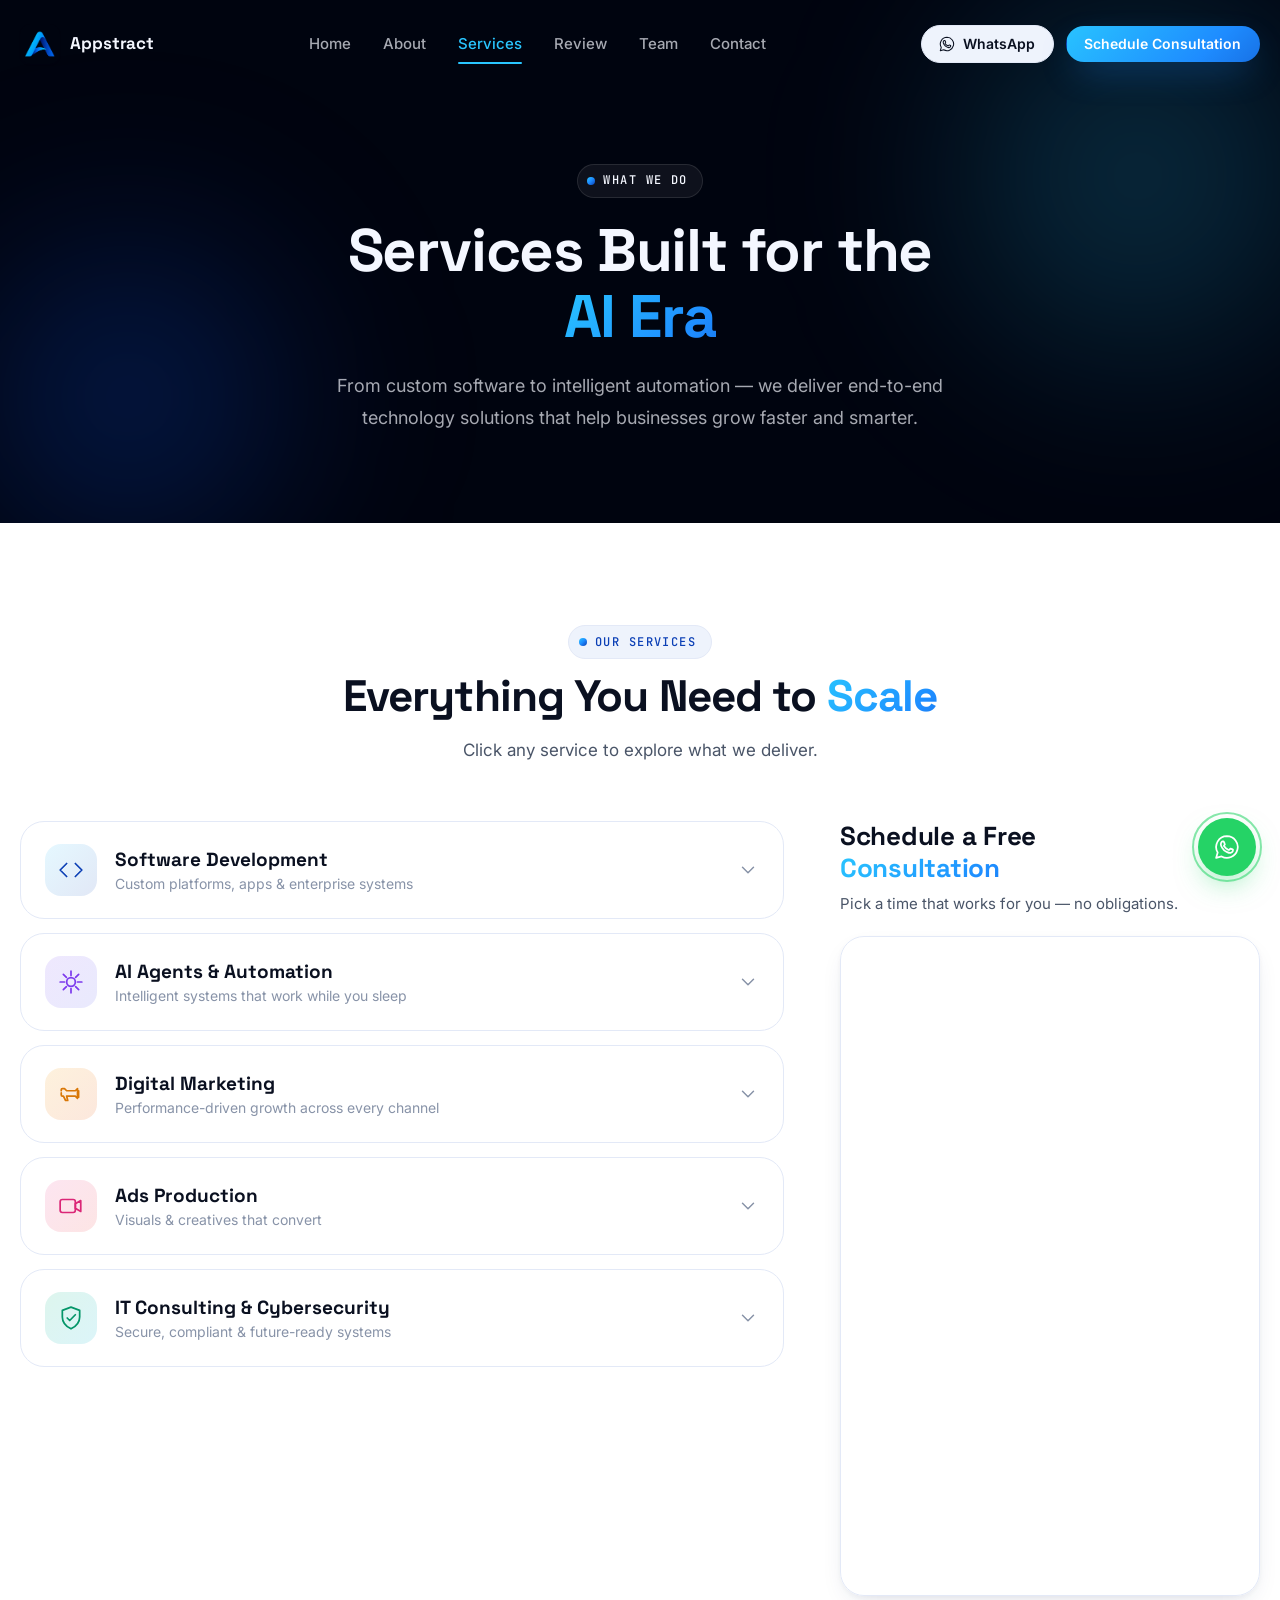
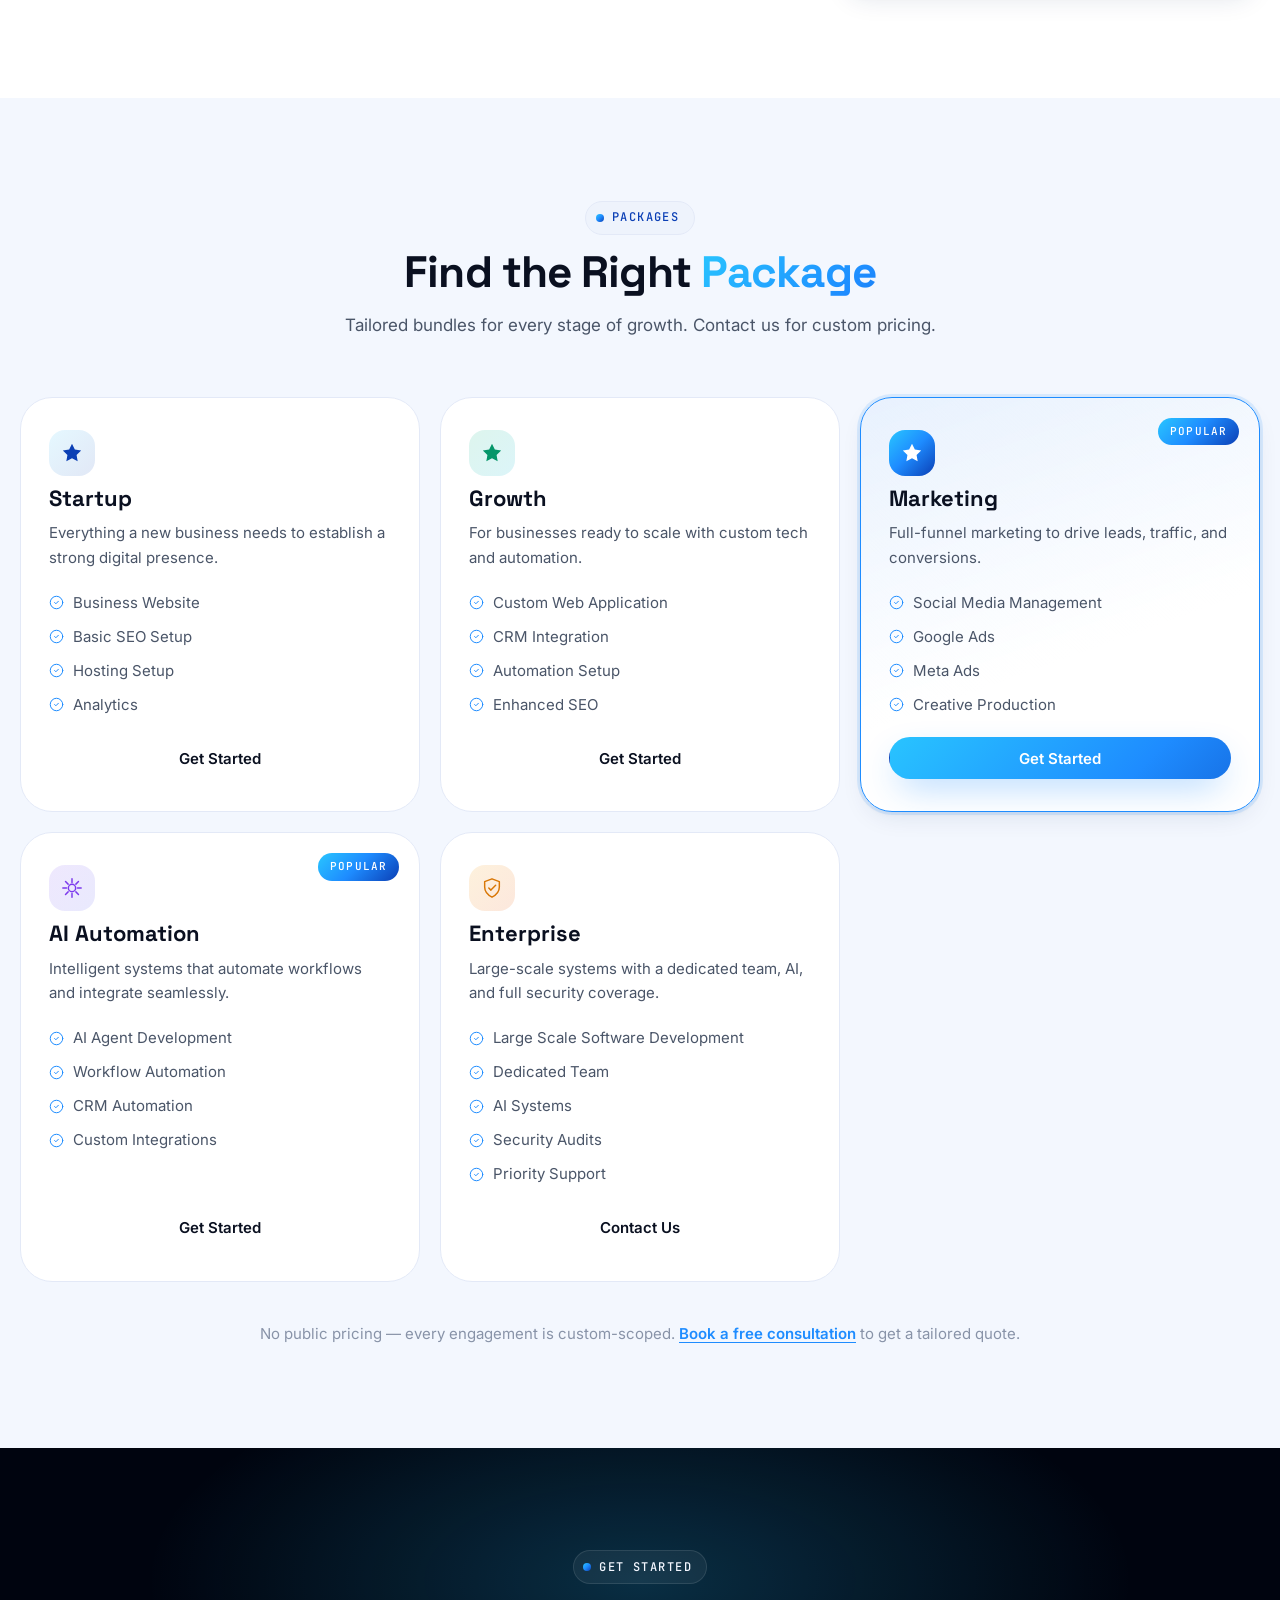
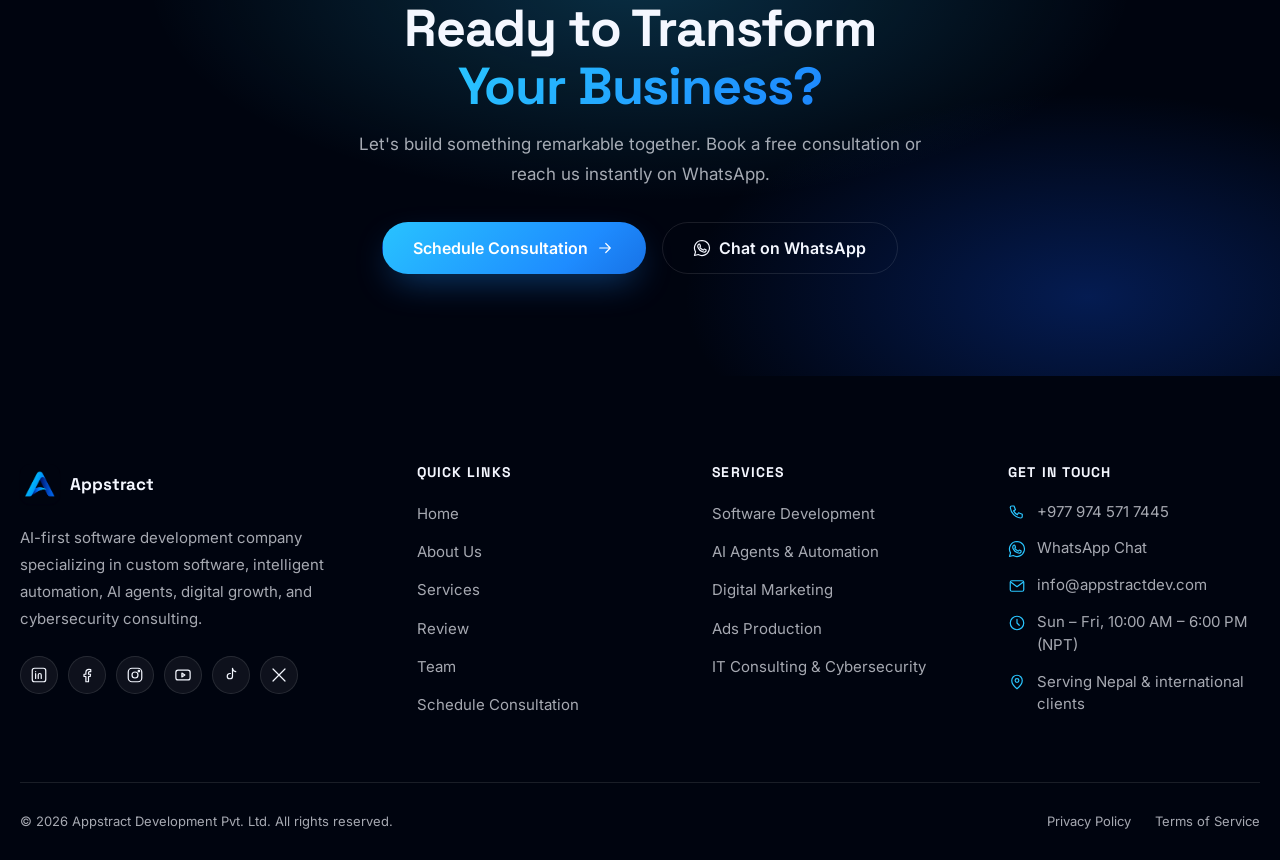
<file: services.html>
<!doctype html>
<html lang="en">
  <head>
    <meta charset="UTF-8" />
    <meta name="viewport" content="width=device-width, initial-scale=1.0" />
    <title>Services | Appstract Development</title>
    <meta
      name="description"
      content="Explore Appstract's full range of services — custom software, AI automation, digital marketing, ads production, and IT consulting & cybersecurity."
    />
    <link rel="canonical" href="https://appstractdev.com/services.html" />
    <link rel="icon" type="image/png" href="assets/img/logo-black.png" />
    <link rel="preconnect" href="https://fonts.googleapis.com" />
    <link rel="preconnect" href="https://fonts.gstatic.com" crossorigin />
    <link
      href="https://fonts.googleapis.com/css2?family=Space+Grotesk:wght@500;600;700&family=Inter:wght@400;500;600;700&family=JetBrains+Mono:wght@500&display=swap"
      rel="stylesheet"
    />
    <link rel="stylesheet" href="css/style.css" />
    <link rel="stylesheet" href="css/services.css" />
  </head>
  <body>
    <!-- ICON SPRITE -->
    <svg class="icon-sprite" aria-hidden="true" focusable="false">
      <defs>
        <symbol id="i-code" viewBox="0 0 24 24">
          <path
            d="M16 18l6-6-6-6M8 6l-6 6 6 6"
            stroke-linecap="round"
            stroke-linejoin="round"
          />
        </symbol>
        <symbol id="i-ai" viewBox="0 0 24 24">
          <path
            d="M12 2v4M12 18v4M4.93 4.93l2.83 2.83M16.24 16.24l2.83 2.83M2 12h4M18 12h4M4.93 19.07l2.83-2.83M16.24 7.76l2.83-2.83"
            stroke-linecap="round"
          />
          <circle cx="12" cy="12" r="4" />
        </symbol>
        <symbol id="i-megaphone" viewBox="0 0 24 24">
          <path
            d="M3 11v2a1 1 0 0 0 1 1h1l2 4h2l-1-4h8l2 2V7l-2 2H8L6 7H4a1 1 0 0 0-1 1v1"
            stroke-linecap="round"
            stroke-linejoin="round"
          />
          <path d="M19 9v6" stroke-linecap="round" />
        </symbol>
        <symbol id="i-video" viewBox="0 0 24 24">
          <rect x="2" y="6" width="14" height="12" rx="2" />
          <path
            d="m16 10 5-3v10l-5-3V10Z"
            stroke-linecap="round"
            stroke-linejoin="round"
          />
        </symbol>
        <symbol id="i-shield" viewBox="0 0 24 24">
          <path d="M12 2 4 5v6c0 5 3.4 8.7 8 11 4.6-2.3 8-6 8-11V5l-8-3Z" />
          <path
            d="m8.5 12 2.3 2.3L16 9"
            stroke-linecap="round"
            stroke-linejoin="round"
          />
        </symbol>
        <symbol id="i-check-circle" viewBox="0 0 24 24">
          <circle cx="12" cy="12" r="10" />
          <path
            d="m9 12 2 2 4-4"
            stroke-linecap="round"
            stroke-linejoin="round"
          />
        </symbol>
        <symbol id="i-chevron-down" viewBox="0 0 24 24">
          <path
            d="M6 9l6 6 6-6"
            stroke-linecap="round"
            stroke-linejoin="round"
          />
        </symbol>
        <symbol id="i-arrow" viewBox="0 0 24 24">
          <path
            d="M5 12h14M13 6l6 6-6 6"
            stroke-linecap="round"
            stroke-linejoin="round"
          />
        </symbol>
        <symbol id="i-star-pkg" viewBox="0 0 24 24">
          <polygon
            points="12 2 15.09 8.26 22 9.27 17 14.14 18.18 21.02 12 17.77 5.82 21.02 7 14.14 2 9.27 8.91 8.26 12 2"
            fill="currentColor"
            stroke="none"
          />
        </symbol>
        <symbol id="i-whatsapp" viewBox="0 0 24 24">
          <path
            d="M17.5 14.4c-.3-.1-1.7-.8-2-.9-.3-.1-.5-.1-.6.1-.2.3-.7.9-.9 1-.1.2-.3.2-.6.1-1.8-.9-3-1.6-4.2-3.6-.1-.2 0-.4.1-.5.2-.2.4-.5.6-.7.2-.2.2-.4.1-.6-.1-.3-.7-1.6-.9-2.1-.2-.5-.4-.4-.6-.4h-.5c-.2 0-.5.1-.7.3-.3.3-1 1-1 2.4 0 1.4 1 2.8 1.1 3 .1.2 1.9 3 4.7 4.2 2.3 1 2.8.8 3.3.7.5-.1 1.7-.7 1.9-1.4.2-.7.2-1.3.2-1.4-.1-.1-.2-.2-.4-.2Z"
          />
          <path d="M12 2a10 10 0 0 0-8.6 15.1L2 22l5-1.3A10 10 0 1 0 12 2Z" />
        </symbol>
        <symbol id="i-menu" viewBox="0 0 24 24">
          <path d="M4 7h16M4 12h16M4 17h16" stroke-linecap="round" />
        </symbol>
        <symbol id="i-close" viewBox="0 0 24 24">
          <path d="M6 6l12 12M18 6 6 18" stroke-linecap="round" />
        </symbol>
        <symbol id="i-phone" viewBox="0 0 24 24">
          <path
            d="M5 4h3l2 5-2.5 1.5a11 11 0 0 0 5 5L14 13l5 2v3a2 2 0 0 1-2 2A16 16 0 0 1 3 6a2 2 0 0 1 2-2Z"
          />
        </symbol>
        <symbol id="i-mail" viewBox="0 0 24 24">
          <rect x="3" y="5" width="18" height="14" rx="2" />
          <path
            d="m4 7 8 6 8-6"
            stroke-linecap="round"
            stroke-linejoin="round"
          />
        </symbol>
        <symbol id="i-clock" viewBox="0 0 24 24">
          <circle cx="12" cy="12" r="9" />
          <path
            d="M12 7v5l3 3"
            stroke-linecap="round"
            stroke-linejoin="round"
          />
        </symbol>
        <symbol id="i-pin" viewBox="0 0 24 24">
          <path d="M12 21s7-5.5 7-11a7 7 0 1 0-14 0c0 5.5 7 11 7 11Z" />
          <circle cx="12" cy="10" r="2.5" />
        </symbol>
        <symbol id="i-linkedin" viewBox="0 0 24 24">
          <rect x="3" y="3" width="18" height="18" rx="3" />
          <path
            d="M7.5 10v6.5M7.5 7.5v.01M11 16.5V12c0-1.2.8-2 2-2s2 .8 2 2v4.5M11 12v4.5"
            stroke-linecap="round"
          />
        </symbol>
        <symbol id="i-facebook" viewBox="0 0 24 24">
          <path
            d="M14 21v-7h2.3l.4-3H14V9c0-.9.3-1.5 1.6-1.5H17V4.8c-.7-.1-1.6-.2-2.4-.2-2.5 0-4.1 1.5-4.1 4.2V11H8v3h2.5v7H14Z"
          />
        </symbol>
        <symbol id="i-instagram" viewBox="0 0 24 24">
          <rect x="3" y="3" width="18" height="18" rx="5" />
          <circle cx="12" cy="12" r="4" />
          <circle cx="17.2" cy="6.8" r="1" />
        </symbol>
        <symbol id="i-youtube" viewBox="0 0 24 24">
          <rect x="2.5" y="5.5" width="19" height="13" rx="3" />
          <path d="m10.5 9.5 4 2.5-4 2.5Z" />
        </symbol>
        <symbol id="i-tiktok" viewBox="0 0 24 24">
          <path
            d="M14 3v10.5a3.5 3.5 0 1 1-3.5-3.5h.7M14 3c.3 2.4 1.9 4.2 4.3 4.5"
            stroke-linecap="round"
            stroke-linejoin="round"
          />
        </symbol>
        <symbol id="i-x" viewBox="0 0 24 24">
          <path d="M4 4l16 16M20 4 4 20" stroke-linecap="round" />
        </symbol>
      </defs>
    </svg>

    <a class="skip-link" href="#main">Skip to content</a>

    <!-- NAVBAR -->
    <header class="nav" id="nav">
      <div class="nav__inner container">
        <a href="index.html" class="nav__brand">
          <span class="nav__mark"
            ><img
              src="assets/img/logo-navy.png"
              alt=""
              width="40"
              height="40"
              loading="eager"
          /></span>
          <span class="nav__word">Appstract</span>
        </a>
        <nav class="nav__links" aria-label="Primary">
          <a href="index.html#home" class="nav__link">Home</a>
          <a href="about.html" class="nav__link">About</a>
          <a href="services.html" class="nav__link is-active">Services</a>
          <a href="index.html#portfolio" class="nav__link">Review</a>
          <a href="team.html" class="nav__link">Team</a>
          <a href="contact.html" class="nav__link">Contact</a>
        </nav>
        <div class="nav__actions">
          <a
            href="https://wa.me/9779745717445"
            class="btn btn--ghost btn--sm"
            target="_blank"
            rel="noopener"
          >
            <svg class="icon" width="16" height="16">
              <use href="#i-whatsapp" /></svg
            ><span>WhatsApp</span>
          </a>
          <a href="schedule.html" class="btn btn--primary btn--sm"
            >Schedule Consultation</a
          >
          <button
            class="nav__toggle"
            id="navToggle"
            aria-label="Open menu"
            aria-expanded="false"
            aria-controls="mobileMenu"
          >
            <svg class="icon icon--menu" width="22" height="22">
              <use href="#i-menu" />
            </svg>
            <svg class="icon icon--close" width="22" height="22">
              <use href="#i-close" />
            </svg>
          </button>
        </div>
      </div>
      <div class="mobile-menu" id="mobileMenu">
        <div class="mobile-menu__body">
          <nav class="mobile-menu__links" aria-label="Mobile">
            <a href="index.html#home" class="mobile-menu__link">Home</a>
            <a href="about.html" class="mobile-menu__link">About</a>
            <a href="services.html" class="mobile-menu__link">Services</a>
            <a href="index.html#portfolio" class="mobile-menu__link">Review</a>
            <a href="team.html" class="mobile-menu__link">Team</a>
            <a href="contact.html" class="mobile-menu__link">Contact</a>
          </nav>
          <div class="mobile-menu__actions">
            <a
              href="https://wa.me/9779745717445"
              class="btn btn--ghost btn--block"
              target="_blank"
              rel="noopener"
            >
              <svg class="icon" width="18" height="18">
                <use href="#i-whatsapp" /></svg
              ><span>Chat on WhatsApp</span>
            </a>
            <a href="schedule.html" class="btn btn--primary btn--block"
              >Schedule Consultation</a
            >
          </div>
        </div>
      </div>
    </header>

    <main id="main">
      <!-- PAGE HERO -->
      <section class="svc-hero">
        <div class="svc-hero__glow svc-hero__glow--a" aria-hidden="true"></div>
        <div class="svc-hero__glow svc-hero__glow--b" aria-hidden="true"></div>
        <div class="container svc-hero__inner">
          <p class="eyebrow eyebrow--dark" data-reveal>
            <span class="eyebrow__dot"></span>What We Do
          </p>
          <h1 class="svc-hero__title" data-reveal data-reveal-delay="1">
            Services Built for the<br /><span class="text-gradient"
              >AI Era</span
            >
          </h1>
          <p class="svc-hero__lead" data-reveal data-reveal-delay="2">
            From custom software to intelligent automation — we deliver
            end-to-end technology solutions that help businesses grow faster and
            smarter.
          </p>
        </div>
      </section>

      <!-- SERVICES ACCORDION CARDS -->
      <section class="section svc-section" id="services">
        <div class="container">
          <div class="section__head" data-reveal>
            <p class="eyebrow">
              <span class="eyebrow__dot"></span>Our Services
            </p>
            <h2 class="section__title">
              Everything You Need to <span class="text-gradient">Scale</span>
            </h2>
            <p class="section__lead">
              Click any service to explore what we deliver.
            </p>
          </div>

          <div class="svc-layout">
            <div class="svc-list" id="svcList">
              <!-- Service 1 -->
              <div
                class="svc-card"
                id="svc-software"
                data-reveal
                data-reveal-delay="1"
              >
                <button
                  class="svc-card__trigger"
                  aria-expanded="false"
                  aria-controls="svc-software-panel"
                >
                  <div class="svc-card__icon">
                    <svg class="icon" width="26" height="26">
                      <use href="#i-code" />
                    </svg>
                  </div>
                  <div class="svc-card__meta">
                    <span class="svc-card__title">Software Development</span>
                    <span class="svc-card__tagline"
                      >Custom platforms, apps &amp; enterprise systems</span
                    >
                  </div>
                  <svg class="icon svc-card__chevron" width="22" height="22">
                    <use href="#i-chevron-down" />
                  </svg>
                </button>
                <div class="svc-card__panel" id="svc-software-panel">
                  <div class="svc-card__inner">
                    <ul class="svc-card__list">
                      <li>
                        <svg class="icon" width="16" height="16">
                          <use href="#i-check-circle" /></svg
                        >Custom Web Applications
                      </li>
                      <li>
                        <svg class="icon" width="16" height="16">
                          <use href="#i-check-circle" /></svg
                        >Mobile Applications
                      </li>
                      <li>
                        <svg class="icon" width="16" height="16">
                          <use href="#i-check-circle" /></svg
                        >SaaS Platforms
                      </li>
                      <li>
                        <svg class="icon" width="16" height="16">
                          <use href="#i-check-circle" /></svg
                        >Enterprise Systems
                      </li>
                      <li>
                        <svg class="icon" width="16" height="16">
                          <use href="#i-check-circle" /></svg
                        >ERP Solutions
                      </li>
                      <li>
                        <svg class="icon" width="16" height="16">
                          <use href="#i-check-circle" /></svg
                        >CRM Systems
                      </li>
                      <li>
                        <svg class="icon" width="16" height="16">
                          <use href="#i-check-circle" /></svg
                        >Inventory Management Systems
                      </li>
                      <li>
                        <svg class="icon" width="16" height="16">
                          <use href="#i-check-circle" /></svg
                        >Business Management Platforms
                      </li>
                      <li>
                        <svg class="icon" width="16" height="16">
                          <use href="#i-check-circle" /></svg
                        >Customer Portals
                      </li>
                      <li>
                        <svg class="icon" width="16" height="16">
                          <use href="#i-check-circle" /></svg
                        >Internal Business Tools
                      </li>
                    </ul>
                  </div>
                </div>
              </div>

              <!-- Service 2 -->
              <div
                class="svc-card"
                id="svc-ai"
                data-reveal
                data-reveal-delay="2"
              >
                <button
                  class="svc-card__trigger"
                  aria-expanded="false"
                  aria-controls="svc-ai-panel"
                >
                  <div class="svc-card__icon svc-card__icon--ai">
                    <svg class="icon" width="26" height="26">
                      <use href="#i-ai" />
                    </svg>
                  </div>
                  <div class="svc-card__meta">
                    <span class="svc-card__title"
                      >AI Agents &amp; Automation</span
                    >
                    <span class="svc-card__tagline"
                      >Intelligent systems that work while you sleep</span
                    >
                  </div>
                  <svg class="icon svc-card__chevron" width="22" height="22">
                    <use href="#i-chevron-down" />
                  </svg>
                </button>
                <div class="svc-card__panel" id="svc-ai-panel">
                  <div class="svc-card__inner">
                    <ul class="svc-card__list">
                      <li>
                        <svg class="icon" width="16" height="16">
                          <use href="#i-check-circle" /></svg
                        >AI Agents
                      </li>
                      <li>
                        <svg class="icon" width="16" height="16">
                          <use href="#i-check-circle" /></svg
                        >Multi-Agent Systems
                      </li>
                      <li>
                        <svg class="icon" width="16" height="16">
                          <use href="#i-check-circle" /></svg
                        >Workflow Automation
                      </li>
                      <li>
                        <svg class="icon" width="16" height="16">
                          <use href="#i-check-circle" /></svg
                        >AI Integrations
                      </li>
                      <li>
                        <svg class="icon" width="16" height="16">
                          <use href="#i-check-circle" /></svg
                        >CRM Automation
                      </li>
                      <li>
                        <svg class="icon" width="16" height="16">
                          <use href="#i-check-circle" /></svg
                        >Business Process Automation
                      </li>
                      <li>
                        <svg class="icon" width="16" height="16">
                          <use href="#i-check-circle" /></svg
                        >AI Knowledge Bases
                      </li>
                      <li>
                        <svg class="icon" width="16" height="16">
                          <use href="#i-check-circle" /></svg
                        >Data Scraping Systems
                      </li>
                      <li>
                        <svg class="icon" width="16" height="16">
                          <use href="#i-check-circle" /></svg
                        >AI Chatbots
                      </li>
                      <li>
                        <svg class="icon" width="16" height="16">
                          <use href="#i-check-circle" /></svg
                        >AI Voice Agents
                      </li>
                      <li>
                        <svg class="icon" width="16" height="16">
                          <use href="#i-check-circle" /></svg
                        >Custom AI Models
                      </li>
                      <li>
                        <svg class="icon" width="16" height="16">
                          <use href="#i-check-circle" /></svg
                        >Microservice Automation
                      </li>
                    </ul>
                  </div>
                </div>
              </div>

              <!-- Service 3 -->
              <div
                class="svc-card"
                id="svc-marketing"
                data-reveal
                data-reveal-delay="3"
              >
                <button
                  class="svc-card__trigger"
                  aria-expanded="false"
                  aria-controls="svc-marketing-panel"
                >
                  <div class="svc-card__icon svc-card__icon--mkt">
                    <svg class="icon" width="26" height="26">
                      <use href="#i-megaphone" />
                    </svg>
                  </div>
                  <div class="svc-card__meta">
                    <span class="svc-card__title">Digital Marketing</span>
                    <span class="svc-card__tagline"
                      >Performance-driven growth across every channel</span
                    >
                  </div>
                  <svg class="icon svc-card__chevron" width="22" height="22">
                    <use href="#i-chevron-down" />
                  </svg>
                </button>
                <div class="svc-card__panel" id="svc-marketing-panel">
                  <div class="svc-card__inner">
                    <ul class="svc-card__list">
                      <li>
                        <svg class="icon" width="16" height="16">
                          <use href="#i-check-circle" /></svg
                        >Performance Marketing
                      </li>
                      <li>
                        <svg class="icon" width="16" height="16">
                          <use href="#i-check-circle" /></svg
                        >Google Ads
                      </li>
                      <li>
                        <svg class="icon" width="16" height="16">
                          <use href="#i-check-circle" /></svg
                        >Meta Ads
                      </li>
                      <li>
                        <svg class="icon" width="16" height="16">
                          <use href="#i-check-circle" /></svg
                        >Social Media Marketing
                      </li>
                      <li>
                        <svg class="icon" width="16" height="16">
                          <use href="#i-check-circle" /></svg
                        >SEO
                      </li>
                      <li>
                        <svg class="icon" width="16" height="16">
                          <use href="#i-check-circle" /></svg
                        >Conversion Optimization
                      </li>
                      <li>
                        <svg class="icon" width="16" height="16">
                          <use href="#i-check-circle" /></svg
                        >Lead Generation Campaigns
                      </li>
                    </ul>
                  </div>
                </div>
              </div>

              <!-- Service 4 -->
              <div
                class="svc-card"
                id="svc-ads"
                data-reveal
                data-reveal-delay="1"
              >
                <button
                  class="svc-card__trigger"
                  aria-expanded="false"
                  aria-controls="svc-ads-panel"
                >
                  <div class="svc-card__icon svc-card__icon--ads">
                    <svg class="icon" width="26" height="26">
                      <use href="#i-video" />
                    </svg>
                  </div>
                  <div class="svc-card__meta">
                    <span class="svc-card__title">Ads Production</span>
                    <span class="svc-card__tagline"
                      >Visuals &amp; creatives that convert</span
                    >
                  </div>
                  <svg class="icon svc-card__chevron" width="22" height="22">
                    <use href="#i-chevron-down" />
                  </svg>
                </button>
                <div class="svc-card__panel" id="svc-ads-panel">
                  <div class="svc-card__inner">
                    <ul class="svc-card__list">
                      <li>
                        <svg class="icon" width="16" height="16">
                          <use href="#i-check-circle" /></svg
                        >Promotional Videos
                      </li>
                      <li>
                        <svg class="icon" width="16" height="16">
                          <use href="#i-check-circle" /></svg
                        >Product Ads
                      </li>
                      <li>
                        <svg class="icon" width="16" height="16">
                          <use href="#i-check-circle" /></svg
                        >Commercial Ads
                      </li>
                      <li>
                        <svg class="icon" width="16" height="16">
                          <use href="#i-check-circle" /></svg
                        >Social Media Reels
                      </li>
                      <li>
                        <svg class="icon" width="16" height="16">
                          <use href="#i-check-circle" /></svg
                        >Motion Graphics
                      </li>
                      <li>
                        <svg class="icon" width="16" height="16">
                          <use href="#i-check-circle" /></svg
                        >Marketing Creatives
                      </li>
                      <li>
                        <svg class="icon" width="16" height="16">
                          <use href="#i-check-circle" /></svg
                        >Brand Campaign Assets
                      </li>
                    </ul>
                  </div>
                </div>
              </div>

              <!-- Service 5 -->
              <div
                class="svc-card"
                id="svc-security"
                data-reveal
                data-reveal-delay="2"
              >
                <button
                  class="svc-card__trigger"
                  aria-expanded="false"
                  aria-controls="svc-security-panel"
                >
                  <div class="svc-card__icon svc-card__icon--sec">
                    <svg class="icon" width="26" height="26">
                      <use href="#i-shield" />
                    </svg>
                  </div>
                  <div class="svc-card__meta">
                    <span class="svc-card__title"
                      >IT Consulting &amp; Cybersecurity</span
                    >
                    <span class="svc-card__tagline"
                      >Secure, compliant &amp; future-ready systems</span
                    >
                  </div>
                  <svg class="icon svc-card__chevron" width="22" height="22">
                    <use href="#i-chevron-down" />
                  </svg>
                </button>
                <div class="svc-card__panel" id="svc-security-panel">
                  <div class="svc-card__inner">
                    <ul class="svc-card__list">
                      <li>
                        <svg class="icon" width="16" height="16">
                          <use href="#i-check-circle" /></svg
                        >Technology Consulting
                      </li>
                      <li>
                        <svg class="icon" width="16" height="16">
                          <use href="#i-check-circle" /></svg
                        >Digital Transformation Consulting
                      </li>
                      <li>
                        <svg class="icon" width="16" height="16">
                          <use href="#i-check-circle" /></svg
                        >VAPT
                      </li>
                      <li>
                        <svg class="icon" width="16" height="16">
                          <use href="#i-check-circle" /></svg
                        >Security Assessments
                      </li>
                      <li>
                        <svg class="icon" width="16" height="16">
                          <use href="#i-check-circle" /></svg
                        >Web Security Audits
                      </li>
                      <li>
                        <svg class="icon" width="16" height="16">
                          <use href="#i-check-circle" /></svg
                        >Network Security Audits
                      </li>
                      <li>
                        <svg class="icon" width="16" height="16">
                          <use href="#i-check-circle" /></svg
                        >Cloud Security Reviews
                      </li>
                      <li>
                        <svg class="icon" width="16" height="16">
                          <use href="#i-check-circle" /></svg
                        >Compliance Readiness
                      </li>
                      <li>
                        <svg class="icon" width="16" height="16">
                          <use href="#i-check-circle" /></svg
                        >Security Consulting
                      </li>
                    </ul>
                  </div>
                </div>
              </div>
            </div>
            <!-- end .svc-list -->

            <div class="svc-calendly">
              <div class="svc-calendly__head">
                <h3 class="svc-calendly__title">
                  Schedule a Free<br /><span class="text-gradient"
                    >Consultation</span
                  >
                </h3>
                <p class="svc-calendly__sub">
                  Pick a time that works for you — no obligations.
                </p>
              </div>
              <!-- Calendly inline widget begin -->
              <div
                class="calendly-inline-widget"
                data-url="https://calendly.com/yaduupreti8/30min"
                style="min-width: 320px; height: 660px"
              ></div>
              <script
                type="text/javascript"
                src="https://assets.calendly.com/assets/external/widget.js"
                async
              ></script>
              <!-- Calendly inline widget end -->
            </div>
            <!-- end .svc-calendly -->
          </div>
          <!-- end .svc-layout -->
        </div>
      </section>

      <!-- PACKAGES -->
      <section class="section section--alt pkg-section" id="packages">
        <div class="container">
          <div class="section__head" data-reveal>
            <p class="eyebrow"><span class="eyebrow__dot"></span>Packages</p>
            <h2 class="section__title">
              Find the Right <span class="text-gradient">Package</span>
            </h2>
            <p class="section__lead">
              Tailored bundles for every stage of growth. Contact us for custom
              pricing.
            </p>
          </div>
          <div class="pkg-grid">
            <div class="pkg-card" data-reveal data-reveal-delay="1">
              <div class="pkg-card__top">
                <div class="pkg-card__icon">
                  <svg class="icon" width="22" height="22">
                    <use href="#i-star-pkg" />
                  </svg>
                </div>
                <h3 class="pkg-card__name">Startup</h3>
                <p class="pkg-card__desc">
                  Everything a new business needs to establish a strong digital
                  presence.
                </p>
              </div>
              <ul class="pkg-card__list">
                <li>
                  <svg class="icon" width="15" height="15">
                    <use href="#i-check-circle" /></svg
                  >Business Website
                </li>
                <li>
                  <svg class="icon" width="15" height="15">
                    <use href="#i-check-circle" /></svg
                  >Basic SEO Setup
                </li>
                <li>
                  <svg class="icon" width="15" height="15">
                    <use href="#i-check-circle" /></svg
                  >Hosting Setup
                </li>
                <li>
                  <svg class="icon" width="15" height="15">
                    <use href="#i-check-circle" /></svg
                  >Analytics
                </li>
              </ul>
              <a href="schedule.html" class="btn btn--outline-dark btn--block"
                >Get Started</a
              >
            </div>

            <div class="pkg-card" data-reveal data-reveal-delay="2">
              <div class="pkg-card__top">
                <div class="pkg-card__icon pkg-card__icon--2">
                  <svg class="icon" width="22" height="22">
                    <use href="#i-star-pkg" />
                  </svg>
                </div>
                <h3 class="pkg-card__name">Growth</h3>
                <p class="pkg-card__desc">
                  For businesses ready to scale with custom tech and automation.
                </p>
              </div>
              <ul class="pkg-card__list">
                <li>
                  <svg class="icon" width="15" height="15">
                    <use href="#i-check-circle" /></svg
                  >Custom Web Application
                </li>
                <li>
                  <svg class="icon" width="15" height="15">
                    <use href="#i-check-circle" /></svg
                  >CRM Integration
                </li>
                <li>
                  <svg class="icon" width="15" height="15">
                    <use href="#i-check-circle" /></svg
                  >Automation Setup
                </li>
                <li>
                  <svg class="icon" width="15" height="15">
                    <use href="#i-check-circle" /></svg
                  >Enhanced SEO
                </li>
              </ul>
              <a href="schedule.html" class="btn btn--outline-dark btn--block"
                >Get Started</a
              >
            </div>

            <div
              class="pkg-card pkg-card--featured"
              data-reveal
              data-reveal-delay="3"
            >
              <div class="pkg-card__badge">Popular</div>
              <div class="pkg-card__top">
                <div class="pkg-card__icon pkg-card__icon--featured">
                  <svg class="icon" width="22" height="22">
                    <use href="#i-star-pkg" />
                  </svg>
                </div>
                <h3 class="pkg-card__name">Marketing</h3>
                <p class="pkg-card__desc">
                  Full-funnel marketing to drive leads, traffic, and
                  conversions.
                </p>
              </div>
              <ul class="pkg-card__list">
                <li>
                  <svg class="icon" width="15" height="15">
                    <use href="#i-check-circle" /></svg
                  >Social Media Management
                </li>
                <li>
                  <svg class="icon" width="15" height="15">
                    <use href="#i-check-circle" /></svg
                  >Google Ads
                </li>
                <li>
                  <svg class="icon" width="15" height="15">
                    <use href="#i-check-circle" /></svg
                  >Meta Ads
                </li>
                <li>
                  <svg class="icon" width="15" height="15">
                    <use href="#i-check-circle" /></svg
                  >Creative Production
                </li>
              </ul>
              <a href="schedule.html" class="btn btn--primary btn--block"
                >Get Started</a
              >
            </div>

            <div class="pkg-card" data-reveal data-reveal-delay="1">
              <div class="pkg-card__badge">Popular</div>
              <div class="pkg-card__top">
                <div class="pkg-card__icon pkg-card__icon--4">
                  <svg class="icon" width="22" height="22">
                    <use href="#i-ai" />
                  </svg>
                </div>
                <h3 class="pkg-card__name">AI Automation</h3>
                <p class="pkg-card__desc">
                  Intelligent systems that automate workflows and integrate
                  seamlessly.
                </p>
              </div>
              <ul class="pkg-card__list">
                <li>
                  <svg class="icon" width="15" height="15">
                    <use href="#i-check-circle" /></svg
                  >AI Agent Development
                </li>
                <li>
                  <svg class="icon" width="15" height="15">
                    <use href="#i-check-circle" /></svg
                  >Workflow Automation
                </li>
                <li>
                  <svg class="icon" width="15" height="15">
                    <use href="#i-check-circle" /></svg
                  >CRM Automation
                </li>
                <li>
                  <svg class="icon" width="15" height="15">
                    <use href="#i-check-circle" /></svg
                  >Custom Integrations
                </li>
              </ul>
              <a href="schedule.html" class="btn btn--outline-dark btn--block"
                >Get Started</a
              >
            </div>

            <div class="pkg-card" data-reveal data-reveal-delay="2">
              <div class="pkg-card__top">
                <div class="pkg-card__icon pkg-card__icon--5">
                  <svg class="icon" width="22" height="22">
                    <use href="#i-shield" />
                  </svg>
                </div>
                <h3 class="pkg-card__name">Enterprise</h3>
                <p class="pkg-card__desc">
                  Large-scale systems with a dedicated team, AI, and full
                  security coverage.
                </p>
              </div>
              <ul class="pkg-card__list">
                <li>
                  <svg class="icon" width="15" height="15">
                    <use href="#i-check-circle" /></svg
                  >Large Scale Software Development
                </li>
                <li>
                  <svg class="icon" width="15" height="15">
                    <use href="#i-check-circle" /></svg
                  >Dedicated Team
                </li>
                <li>
                  <svg class="icon" width="15" height="15">
                    <use href="#i-check-circle" /></svg
                  >AI Systems
                </li>
                <li>
                  <svg class="icon" width="15" height="15">
                    <use href="#i-check-circle" /></svg
                  >Security Audits
                </li>
                <li>
                  <svg class="icon" width="15" height="15">
                    <use href="#i-check-circle" /></svg
                  >Priority Support
                </li>
              </ul>
              <a href="schedule.html" class="btn btn--outline-dark btn--block"
                >Contact Us</a
              >
            </div>
          </div>
          <p class="pkg-note" data-reveal>
            No public pricing — every engagement is custom-scoped.
            <a href="schedule.html">Book a free consultation</a> to get a
            tailored quote.
          </p>
        </div>
      </section>

      <!-- FINAL CTA -->
      <section class="section section--dark cta" id="cta">
        <div class="cta__glow" aria-hidden="true"></div>
        <div class="container cta__inner" data-reveal>
          <p class="eyebrow eyebrow--dark">
            <span class="eyebrow__dot"></span>Get Started
          </p>
          <h2 class="cta__title">
            Ready to Transform<br /><span class="text-gradient"
              >Your Business?</span
            >
          </h2>
          <p class="cta__text">
            Let's build something remarkable together. Book a free consultation
            or reach us instantly on WhatsApp.
          </p>
          <div class="cta__actions">
            <a
              href="schedule.html"
              class="btn btn--primary btn--lg btn--magnetic"
            >
              <span>Schedule Consultation</span>
              <svg class="icon" width="18" height="18">
                <use href="#i-arrow" />
              </svg>
            </a>
            <a
              href="https://wa.me/9779745717445"
              class="btn btn--outline-light btn--lg btn--magnetic"
              target="_blank"
              rel="noopener"
            >
              <svg class="icon" width="18" height="18">
                <use href="#i-whatsapp" />
              </svg>
              <span>Chat on WhatsApp</span>
            </a>
          </div>
        </div>
      </section>
    </main>

    <!-- FOOTER -->
    <footer class="footer" id="contact">
      <div class="container">
        <div class="footer__grid">
          <div class="footer__col footer__col--brand">
            <a href="index.html" class="footer__brand">
              <span class="nav__mark"
                ><img
                  src="assets/img/logo-navy.png"
                  alt=""
                  width="40"
                  height="40"
                  loading="lazy"
              /></span>
              <span class="nav__word">Appstract</span>
            </a>
            <p class="footer__about">
              AI-first software development company specializing in custom
              software, intelligent automation, AI agents, digital growth, and
              cybersecurity consulting.
            </p>
            <div class="footer__social">
              <a href="#" class="social-icon" aria-label="LinkedIn"
                ><svg class="icon" width="18" height="18">
                  <use href="#i-linkedin" /></svg
              ></a>
              <a href="#" class="social-icon" aria-label="Facebook"
                ><svg class="icon" width="18" height="18">
                  <use href="#i-facebook" /></svg
              ></a>
              <a href="#" class="social-icon" aria-label="Instagram"
                ><svg class="icon" width="18" height="18">
                  <use href="#i-instagram" /></svg
              ></a>
              <a href="#" class="social-icon" aria-label="YouTube"
                ><svg class="icon" width="18" height="18">
                  <use href="#i-youtube" /></svg
              ></a>
              <a href="#" class="social-icon" aria-label="TikTok"
                ><svg class="icon" width="18" height="18">
                  <use href="#i-tiktok" /></svg
              ></a>
              <a href="#" class="social-icon" aria-label="X"
                ><svg class="icon" width="18" height="18">
                  <use href="#i-x" /></svg
              ></a>
            </div>
          </div>
          <div class="footer__col">
            <h3 class="footer__title">Quick Links</h3>
            <ul class="footer__links">
              <li><a href="index.html#home">Home</a></li>
              <li><a href="about.html">About Us</a></li>
              <li><a href="services.html">Services</a></li>
              <li><a href="index.html#portfolio">Review</a></li>
              <li><a href="team.html">Team</a></li>
              <li><a href="schedule.html">Schedule Consultation</a></li>
            </ul>
          </div>
          <div class="footer__col">
            <h3 class="footer__title">Services</h3>
            <ul class="footer__links">
              <li>
                <a href="services.html#svc-software">Software Development</a>
              </li>
              <li>
                <a href="services.html#svc-ai">AI Agents &amp; Automation</a>
              </li>
              <li>
                <a href="services.html#svc-marketing">Digital Marketing</a>
              </li>
              <li><a href="services.html#svc-ads">Ads Production</a></li>
              <li>
                <a href="services.html#svc-security"
                  >IT Consulting &amp; Cybersecurity</a
                >
              </li>
            </ul>
          </div>
          <div class="footer__col">
            <h3 class="footer__title">Get in Touch</h3>
            <ul class="footer__contact">
              <li>
                <svg class="icon" width="18" height="18">
                  <use href="#i-phone" /></svg
                ><a href="tel:+9779745717445">+977 974 571 7445</a>
              </li>
              <li>
                <svg class="icon" width="18" height="18">
                  <use href="#i-whatsapp" /></svg
                ><a
                  href="https://wa.me/9779745717445"
                  target="_blank"
                  rel="noopener"
                  >WhatsApp Chat</a
                >
              </li>
              <li>
                <svg class="icon" width="18" height="18">
                  <use href="#i-mail" /></svg
                ><a href="mailto:info@appstractdev.com"
                  >info@appstractdev.com</a
                >
              </li>
              <li>
                <svg class="icon" width="18" height="18">
                  <use href="#i-clock" /></svg
                ><span>Sun &ndash; Fri, 10:00 AM &ndash; 6:00 PM (NPT)</span>
              </li>
              <li>
                <svg class="icon" width="18" height="18">
                  <use href="#i-pin" /></svg
                ><span>Serving Nepal &amp; international clients</span>
              </li>
            </ul>
          </div>
        </div>
        <div class="footer__bottom">
          <p>
            &copy; <span id="year">2026</span> Appstract Development Pvt. Ltd.
            All rights reserved.
          </p>
          <div class="footer__legal">
            <a href="privacy.html">Privacy Policy</a>
            <a href="terms.html">Terms of Service</a>
          </div>
        </div>
      </div>
    </footer>

    <a
      href="https://wa.me/9779745717445"
      class="fab-whatsapp"
      target="_blank"
      rel="noopener"
      aria-label="Chat on WhatsApp"
    >
      <svg class="icon" width="26" height="26"><use href="#i-whatsapp" /></svg>
    </a>

    <script src="js/main.js" defer></script>
    <script src="js/services.js" defer></script>
  </body>
</html>
</file>
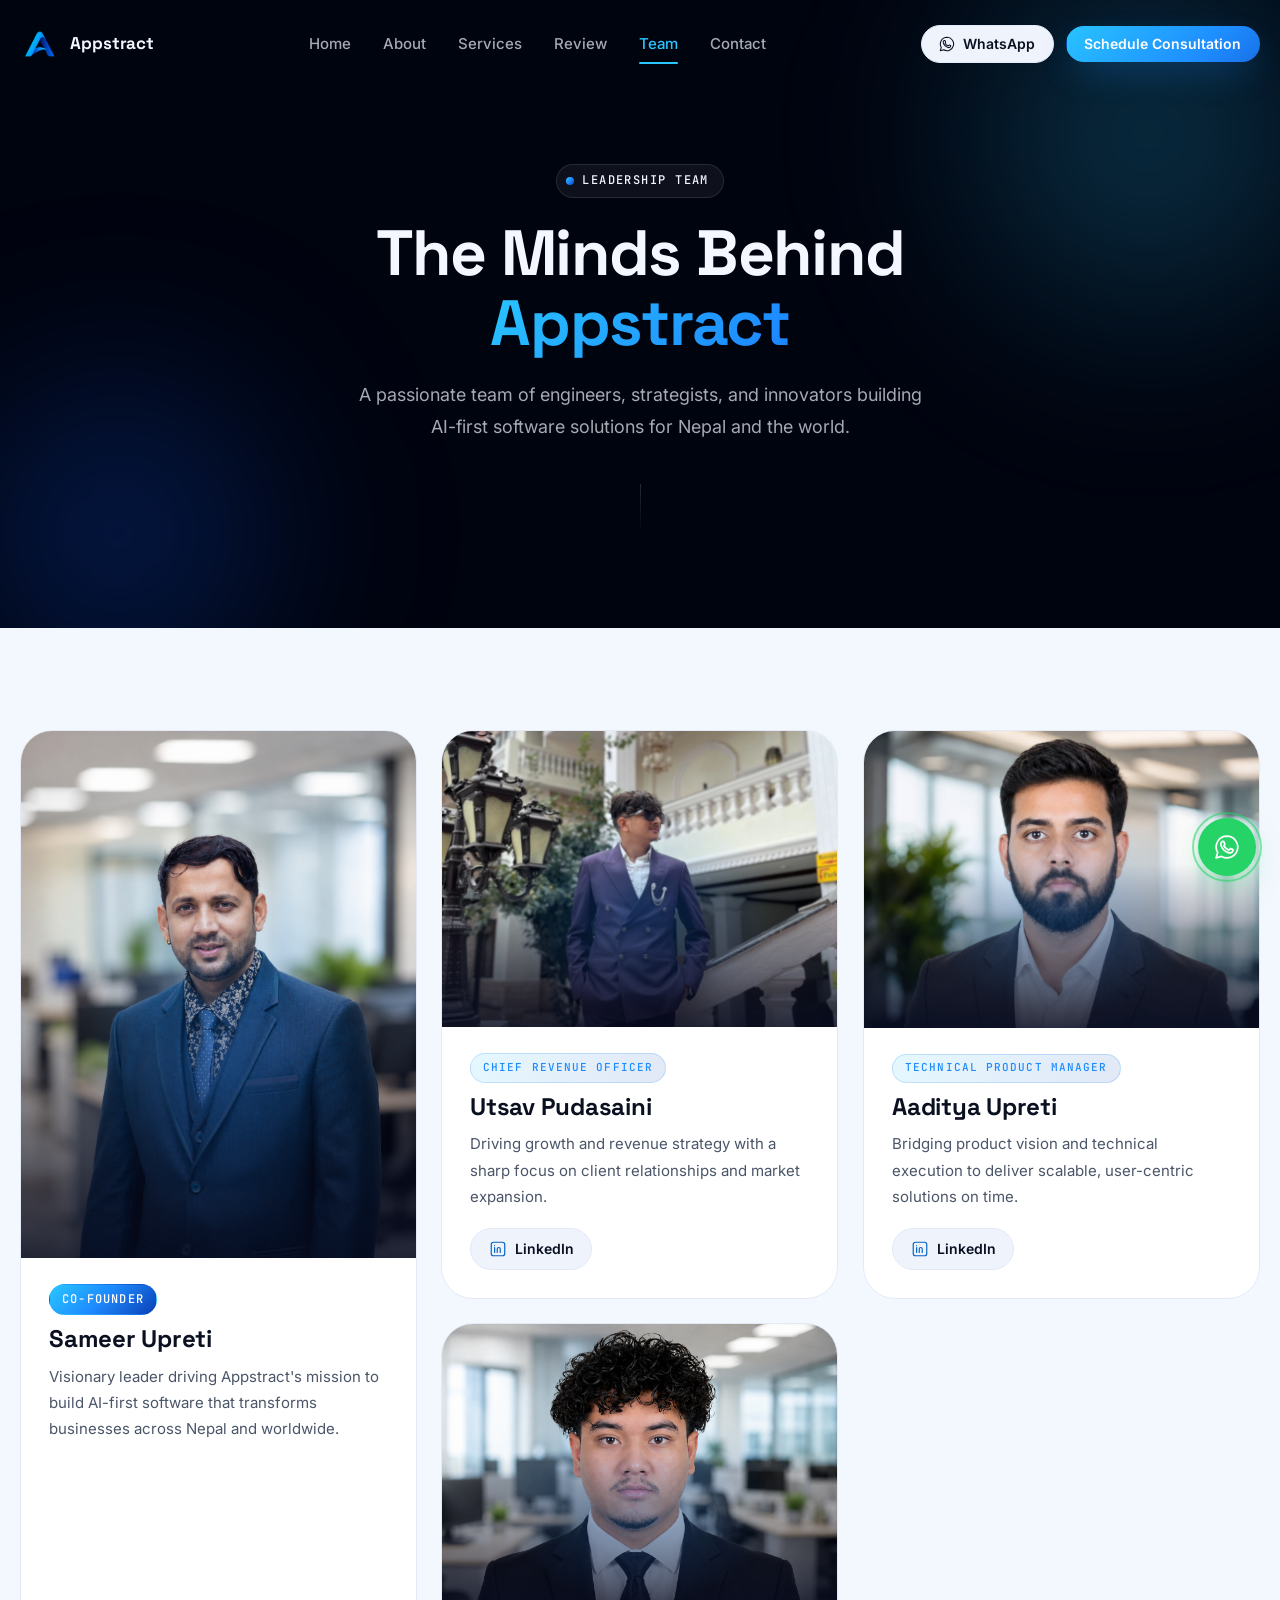
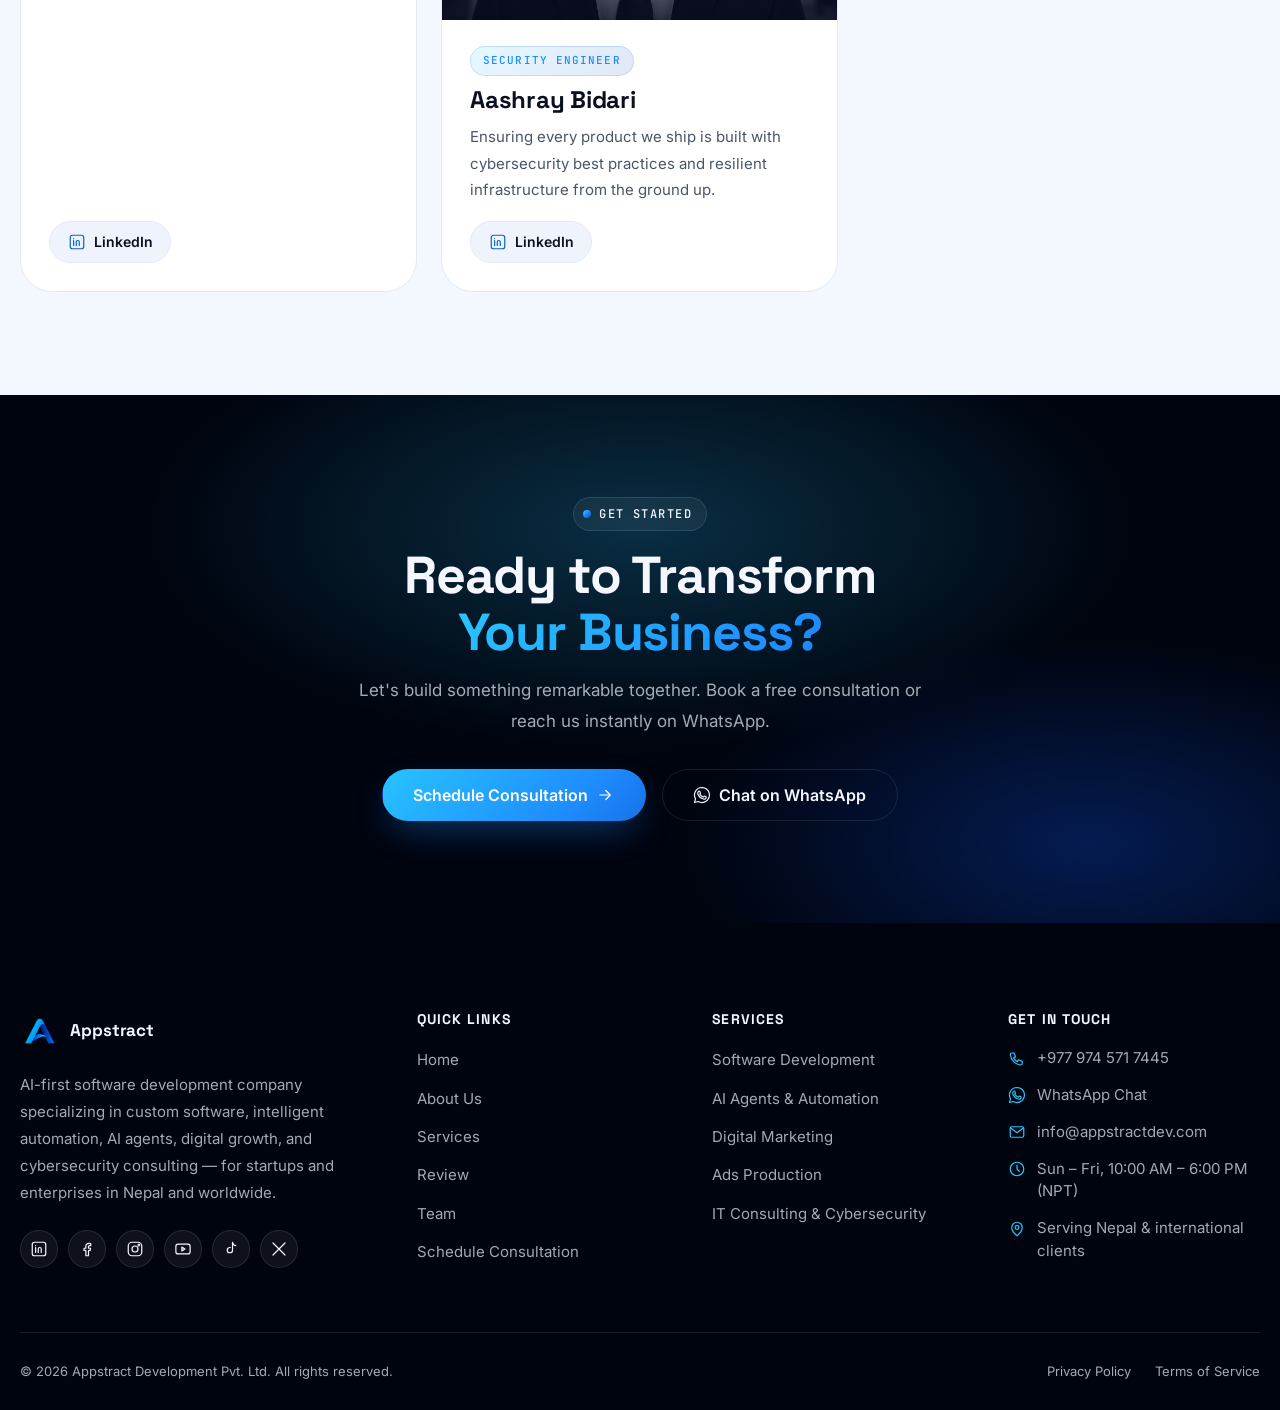
<file: team.html>
<!doctype html>
<html lang="en">
  <head>
    <meta charset="UTF-8" />
    <meta name="viewport" content="width=device-width, initial-scale=1.0" />
    <title>Our Team | Appstract Development</title>
    <meta
      name="description"
      content="Meet the talented team behind Appstract Development — AI-first software engineers, designers, and growth specialists building the future."
    />
    <meta name="robots" content="index, follow" />
    <link rel="canonical" href="https://appstractdev.com/team.html" />
    <link rel="icon" type="image/png" href="assets/img/logo-black.png" />
    <link rel="apple-touch-icon" href="assets/img/logo-black.png" />
    <link rel="preconnect" href="https://fonts.googleapis.com" />
    <link rel="preconnect" href="https://fonts.gstatic.com" crossorigin />
    <link
      href="https://fonts.googleapis.com/css2?family=Space+Grotesk:wght@500;600;700&family=Inter:wght@400;500;600;700&family=JetBrains+Mono:wght@500&display=swap"
      rel="stylesheet"
    />
    <link rel="stylesheet" href="css/style.css" />
    <link rel="stylesheet" href="css/team.css" />
  </head>
  <body>
    <!-- ICON SPRITE -->
    <svg class="icon-sprite" aria-hidden="true" focusable="false">
      <defs>
        <symbol id="i-linkedin" viewBox="0 0 24 24">
          <rect x="3" y="3" width="18" height="18" rx="3" />
          <path
            d="M7.5 10v6.5M7.5 7.5v.01M11 16.5V12c0-1.2.8-2 2-2s2 .8 2 2v4.5M11 12v4.5"
            stroke-linecap="round"
          />
        </symbol>
        <symbol id="i-arrow" viewBox="0 0 24 24">
          <path
            d="M5 12h14M13 6l6 6-6 6"
            stroke-linecap="round"
            stroke-linejoin="round"
          />
        </symbol>
        <symbol id="i-whatsapp" viewBox="0 0 24 24">
          <path
            d="M17.5 14.4c-.3-.1-1.7-.8-2-.9-.3-.1-.5-.1-.6.1-.2.3-.7.9-.9 1-.1.2-.3.2-.6.1-1.8-.9-3-1.6-4.2-3.6-.1-.2 0-.4.1-.5.2-.2.4-.5.6-.7.2-.2.2-.4.1-.6-.1-.3-.7-1.6-.9-2.1-.2-.5-.4-.4-.6-.4h-.5c-.2 0-.5.1-.7.3-.3.3-1 1-1 2.4 0 1.4 1 2.8 1.1 3 .1.2 1.9 3 4.7 4.2 2.3 1 2.8.8 3.3.7.5-.1 1.7-.7 1.9-1.4.2-.7.2-1.3.2-1.4-.1-.1-.2-.2-.4-.2Z"
          />
          <path d="M12 2a10 10 0 0 0-8.6 15.1L2 22l5-1.3A10 10 0 1 0 12 2Z" />
        </symbol>
        <symbol id="i-menu" viewBox="0 0 24 24">
          <path d="M4 7h16M4 12h16M4 17h16" stroke-linecap="round" />
        </symbol>
        <symbol id="i-close" viewBox="0 0 24 24">
          <path d="M6 6l12 12M18 6 6 18" stroke-linecap="round" />
        </symbol>
        <symbol id="i-phone" viewBox="0 0 24 24">
          <path
            d="M5 4h3l2 5-2.5 1.5a11 11 0 0 0 5 5L14 13l5 2v3a2 2 0 0 1-2 2A16 16 0 0 1 3 6a2 2 0 0 1 2-2Z"
            stroke-linejoin="round"
          />
        </symbol>
        <symbol id="i-mail" viewBox="0 0 24 24">
          <rect x="3" y="5" width="18" height="14" rx="2" />
          <path
            d="m4 7 8 6 8-6"
            stroke-linecap="round"
            stroke-linejoin="round"
          />
        </symbol>
        <symbol id="i-clock" viewBox="0 0 24 24">
          <circle cx="12" cy="12" r="9" />
          <path
            d="M12 7v5l3 3"
            stroke-linecap="round"
            stroke-linejoin="round"
          />
        </symbol>
        <symbol id="i-pin" viewBox="0 0 24 24">
          <path d="M12 21s7-5.5 7-11a7 7 0 1 0-14 0c0 5.5 7 11 7 11Z" />
          <circle cx="12" cy="10" r="2.5" />
        </symbol>
        <symbol id="i-facebook" viewBox="0 0 24 24">
          <path
            d="M14 21v-7h2.3l.4-3H14V9c0-.9.3-1.5 1.6-1.5H17V4.8c-.7-.1-1.6-.2-2.4-.2-2.5 0-4.1 1.5-4.1 4.2V11H8v3h2.5v7H14Z"
          />
        </symbol>
        <symbol id="i-instagram" viewBox="0 0 24 24">
          <rect x="3" y="3" width="18" height="18" rx="5" />
          <circle cx="12" cy="12" r="4" />
          <circle cx="17.2" cy="6.8" r="1" />
        </symbol>
        <symbol id="i-youtube" viewBox="0 0 24 24">
          <rect x="2.5" y="5.5" width="19" height="13" rx="3" />
          <path d="m10.5 9.5 4 2.5-4 2.5Z" />
        </symbol>
        <symbol id="i-tiktok" viewBox="0 0 24 24">
          <path
            d="M14 3v10.5a3.5 3.5 0 1 1-3.5-3.5h.7M14 3c.3 2.4 1.9 4.2 4.3 4.5"
            stroke-linecap="round"
            stroke-linejoin="round"
          />
        </symbol>
        <symbol id="i-x" viewBox="0 0 24 24">
          <path d="M4 4l16 16M20 4 4 20" stroke-linecap="round" />
        </symbol>
      </defs>
    </svg>

    <a class="skip-link" href="#main">Skip to content</a>

    <!-- NAVBAR -->
    <header class="nav" id="nav">
      <div class="nav__inner container">
        <a
          href="index.html"
          class="nav__brand"
          aria-label="Appstract Development — Home"
        >
          <span class="nav__mark" aria-hidden="true">
            <img
              src="assets/img/logo-navy.png"
              alt=""
              width="40"
              height="40"
              loading="eager"
            />
          </span>
          <span class="nav__word">Appstract</span>
        </a>
        <nav class="nav__links" aria-label="Primary">
          <a href="index.html#home" class="nav__link">Home</a>
          <a href="about.html" class="nav__link">About</a>
          <a href="index.html#services" class="nav__link">Services</a>
          <a href="index.html#portfolio" class="nav__link">Review</a>
          <a href="team.html" class="nav__link is-active">Team</a>
          <a href="contact.html" class="nav__link">Contact</a>
        </nav>
        <div class="nav__actions">
          <a
            href="https://wa.me/9779745717445"
            class="btn btn--ghost btn--sm"
            target="_blank"
            rel="noopener"
          >
            <svg class="icon" width="16" height="16">
              <use href="#i-whatsapp" /></svg
            ><span>WhatsApp</span>
          </a>
          <a href="schedule.html" class="btn btn--primary btn--sm"
            ><span>Schedule Consultation</span></a
          >
          <button
            class="nav__toggle"
            id="navToggle"
            aria-label="Open menu"
            aria-expanded="false"
            aria-controls="mobileMenu"
          >
            <svg class="icon icon--menu" width="22" height="22">
              <use href="#i-menu" />
            </svg>
            <svg class="icon icon--close" width="22" height="22">
              <use href="#i-close" />
            </svg>
          </button>
        </div>
      </div>
      <div class="mobile-menu" id="mobileMenu">
        <div class="mobile-menu__body">
          <nav class="mobile-menu__links" aria-label="Mobile">
            <a href="index.html#home" class="mobile-menu__link">Home</a>
            <a href="about.html" class="mobile-menu__link">About</a>
            <a href="services.html" class="mobile-menu__link">Services</a>
            <a href="index.html#portfolio" class="mobile-menu__link">Review</a>
            <a href="team.html" class="mobile-menu__link">Team</a>
            <a href="contact.html" class="mobile-menu__link">Contact</a>
          </nav>
          <div class="mobile-menu__actions">
            <a
              href="https://wa.me/9779745717445"
              class="btn btn--ghost btn--block"
              target="_blank"
              rel="noopener"
            >
              <svg class="icon" width="18" height="18">
                <use href="#i-whatsapp" /></svg
              ><span>Chat on WhatsApp</span>
            </a>
            <a href="schedule.html" class="btn btn--primary btn--block"
              >Schedule Consultation</a
            >
          </div>
        </div>
      </div>
    </header>

    <main id="main">
      <!-- PAGE HERO -->
      <section class="team-hero">
        <div
          class="team-hero__glow team-hero__glow--a"
          aria-hidden="true"
        ></div>
        <div
          class="team-hero__glow team-hero__glow--b"
          aria-hidden="true"
        ></div>
        <div class="container team-hero__inner">
          <p class="eyebrow eyebrow--dark" data-reveal>
            <span class="eyebrow__dot"></span>Leadership Team
          </p>
          <h1 class="team-hero__title" data-reveal data-reveal-delay="1">
            The Minds Behind<br /><span class="text-gradient">Appstract</span>
          </h1>
          <p class="team-hero__lead" data-reveal data-reveal-delay="2">
            A passionate team of engineers, strategists, and innovators building
            AI-first software solutions for Nepal and the world.
          </p>
        </div>
        <div class="team-hero__scroll" aria-hidden="true">
          <div class="team-hero__scroll-line"></div>
        </div>
      </section>

      <!-- TEAM GRID -->
      <section class="team-section" id="team">
        <div class="container">
          <div class="team-grid">
            <!-- Co-Founder -->
            <div
              class="team-card team-card--featured"
              data-reveal
              data-reveal-delay="1"
            >
              <div class="team-card__photo-wrap">
                <img src="assets/img/team/sameer.png" alt="Sameer Upreti" />
                <div class="team-card__photo-glow" aria-hidden="true"></div>
              </div>
              <div class="team-card__body">
                <span class="team-card__role-badge">Co-Founder</span>
                <h2 class="team-card__name">Sameer Upreti</h2>
                <p class="team-card__bio">
                  Visionary leader driving Appstract's mission to build AI-first
                  software that transforms businesses across Nepal and
                  worldwide.
                </p>
                <a
                  href="https://www.linkedin.com/in/sameer-upreti"
                  class="team-card__linkedin"
                  target="_blank"
                  rel="noopener"
                  aria-label="Sameer Upreti on LinkedIn"
                >
                  <svg class="icon" width="18" height="18">
                    <use href="#i-linkedin" />
                  </svg>
                  <span>LinkedIn</span>
                </a>
              </div>
            </div>

            <!-- Chief Revenue Officer -->
            <div class="team-card" data-reveal data-reveal-delay="2">
              <div class="team-card__photo-wrap">
                <img src="assets/img/team/utsav.png" alt="Utsav Pudasaini" />
                <div class="team-card__photo-glow" aria-hidden="true"></div>
              </div>
              <div class="team-card__body">
                <span class="team-card__role-badge">Chief Revenue Officer</span>
                <h2 class="team-card__name">Utsav Pudasaini</h2>
                <p class="team-card__bio">
                  Driving growth and revenue strategy with a sharp focus on
                  client relationships and market expansion.
                </p>
                <a
                  href="https://www.linkedin.com/in/utsav-pudasaini-2a51673b9/"
                  class="team-card__linkedin"
                  target="_blank"
                  rel="noopener"
                  aria-label="Utsav Pudasaini on LinkedIn"
                >
                  <svg class="icon" width="18" height="18">
                    <use href="#i-linkedin" />
                  </svg>
                  <span>LinkedIn</span>
                </a>
              </div>
            </div>

            <!-- Technical Product Manager -->
            <div class="team-card" data-reveal data-reveal-delay="3">
              <div class="team-card__photo-wrap">
                <img src="assets/img/team/Adu.png" alt="Adu Upreti" />
                <div class="team-card__photo-glow" aria-hidden="true"></div>
              </div>
              <div class="team-card__body">
                <span class="team-card__role-badge"
                  >Technical Product Manager</span
                >
                <h2 class="team-card__name">Aaditya Upreti</h2>
                <p class="team-card__bio">
                  Bridging product vision and technical execution to deliver
                  scalable, user-centric solutions on time.
                </p>
                <a
                  href="https://www.linkedin.com/in/adu-upreti"
                  class="team-card__linkedin"
                  target="_blank"
                  rel="noopener"
                  aria-label="Adu Upreti on LinkedIn"
                >
                  <svg class="icon" width="18" height="18">
                    <use href="#i-linkedin" />
                  </svg>
                  <span>LinkedIn</span>
                </a>
              </div>
            </div>

            <!-- Security Engineer -->
            <div class="team-card" data-reveal data-reveal-delay="1">
              <div class="team-card__photo-wrap">
                <img src="assets/img/team/aasray.png" alt="Aashray Bidari" />
                <div class="team-card__photo-glow" aria-hidden="true"></div>
              </div>
              <div class="team-card__body">
                <span class="team-card__role-badge">Security Engineer</span>
                <h2 class="team-card__name">Aashray Bidari</h2>
                <p class="team-card__bio">
                  Ensuring every product we ship is built with cybersecurity
                  best practices and resilient infrastructure from the ground
                  up.
                </p>
                <a
                  href="https://www.linkedin.com/in/aashraybidari/"
                  class="team-card__linkedin"
                  target="_blank"
                  rel="noopener"
                  aria-label="Aashray Bidari on LinkedIn"
                >
                  <svg class="icon" width="18" height="18">
                    <use href="#i-linkedin" />
                  </svg>
                  <span>LinkedIn</span>
                </a>
              </div>
            </div>
          </div>
        </div>
      </section>

      <!-- FINAL CTA -->
      <section class="section section--dark cta" id="cta">
        <div class="cta__glow" aria-hidden="true"></div>
        <div class="container cta__inner" data-reveal>
          <p class="eyebrow eyebrow--dark">
            <span class="eyebrow__dot"></span>Get Started
          </p>
          <h2 class="cta__title">
            Ready to Transform<br /><span class="text-gradient"
              >Your Business?</span
            >
          </h2>
          <p class="cta__text">
            Let's build something remarkable together. Book a free consultation
            or reach us instantly on WhatsApp.
          </p>
          <div class="cta__actions">
            <a
              href="schedule.html"
              class="btn btn--primary btn--lg btn--magnetic"
            >
              <span>Schedule Consultation</span>
              <svg class="icon" width="18" height="18">
                <use href="#i-arrow" />
              </svg>
            </a>
            <a
              href="https://wa.me/9779745717445"
              class="btn btn--outline-light btn--lg btn--magnetic"
              target="_blank"
              rel="noopener"
            >
              <svg class="icon" width="18" height="18">
                <use href="#i-whatsapp" />
              </svg>
              <span>Chat on WhatsApp</span>
            </a>
          </div>
        </div>
      </section>
    </main>

    <!-- FOOTER -->
    <footer class="footer" id="contact">
      <div class="container">
        <div class="footer__grid">
          <div class="footer__col footer__col--brand">
            <a
              href="index.html"
              class="footer__brand"
              aria-label="Appstract Development — Home"
            >
              <span class="nav__mark" aria-hidden="true">
                <img
                  src="assets/img/logo-navy.png"
                  alt=""
                  width="40"
                  height="40"
                  loading="lazy"
                />
              </span>
              <span class="nav__word">Appstract</span>
            </a>
            <p class="footer__about">
              AI-first software development company specializing in custom
              software, intelligent automation, AI agents, digital growth, and
              cybersecurity consulting &mdash; for startups and enterprises in
              Nepal and worldwide.
            </p>
            <div class="footer__social">
              <a href="#" class="social-icon" aria-label="LinkedIn"
                ><svg class="icon" width="18" height="18">
                  <use href="#i-linkedin" /></svg
              ></a>
              <a href="#" class="social-icon" aria-label="Facebook"
                ><svg class="icon" width="18" height="18">
                  <use href="#i-facebook" /></svg
              ></a>
              <a href="#" class="social-icon" aria-label="Instagram"
                ><svg class="icon" width="18" height="18">
                  <use href="#i-instagram" /></svg
              ></a>
              <a href="#" class="social-icon" aria-label="YouTube"
                ><svg class="icon" width="18" height="18">
                  <use href="#i-youtube" /></svg
              ></a>
              <a href="#" class="social-icon" aria-label="TikTok"
                ><svg class="icon" width="18" height="18">
                  <use href="#i-tiktok" /></svg
              ></a>
              <a href="#" class="social-icon" aria-label="X"
                ><svg class="icon" width="18" height="18">
                  <use href="#i-x" /></svg
              ></a>
            </div>
          </div>
          <div class="footer__col">
            <h3 class="footer__title">Quick Links</h3>
            <ul class="footer__links">
              <li><a href="index.html#home">Home</a></li>
              <li><a href="about.html">About Us</a></li>
              <li><a href="services.html">Services</a></li>
              <li><a href="index.html#portfolio">Review</a></li>
              <li><a href="team.html">Team</a></li>
              <li><a href="schedule.html">Schedule Consultation</a></li>
            </ul>
          </div>
          <div class="footer__col">
            <h3 class="footer__title">Services</h3>
            <ul class="footer__links">
              <li>
                <a href="services.html#software-development"
                  >Software Development</a
                >
              </li>
              <li>
                <a href="services.html#ai-automation"
                  >AI Agents &amp; Automation</a
                >
              </li>
              <li>
                <a href="services.html#digital-marketing">Digital Marketing</a>
              </li>
              <li><a href="services.html#ads-production">Ads Production</a></li>
              <li>
                <a href="services.html#it-consulting"
                  >IT Consulting &amp; Cybersecurity</a
                >
              </li>
            </ul>
          </div>
          <div class="footer__col">
            <h3 class="footer__title">Get in Touch</h3>
            <ul class="footer__contact">
              <li>
                <svg class="icon" width="18" height="18">
                  <use href="#i-phone" /></svg
                ><a href="tel:+9779745717445">+977 974 571 7445</a>
              </li>
              <li>
                <svg class="icon" width="18" height="18">
                  <use href="#i-whatsapp" /></svg
                ><a
                  href="https://wa.me/9779745717445"
                  target="_blank"
                  rel="noopener"
                  >WhatsApp Chat</a
                >
              </li>
              <li>
                <svg class="icon" width="18" height="18">
                  <use href="#i-mail" /></svg
                ><a href="mailto:info@appstractdev.com"
                  >info@appstractdev.com</a
                >
              </li>
              <li>
                <svg class="icon" width="18" height="18">
                  <use href="#i-clock" /></svg
                ><span>Sun &ndash; Fri, 10:00 AM &ndash; 6:00 PM (NPT)</span>
              </li>
              <li>
                <svg class="icon" width="18" height="18">
                  <use href="#i-pin" /></svg
                ><span>Serving Nepal &amp; international clients</span>
              </li>
            </ul>
          </div>
        </div>
        <div class="footer__bottom">
          <p>
            &copy; <span id="year">2026</span> Appstract Development Pvt. Ltd.
            All rights reserved.
          </p>
          <div class="footer__legal">
            <a href="privacy.html">Privacy Policy</a>
            <a href="terms.html">Terms of Service</a>
          </div>
        </div>
      </div>
    </footer>

    <a
      href="https://wa.me/9779745717445"
      class="fab-whatsapp"
      target="_blank"
      rel="noopener"
      aria-label="Chat with us on WhatsApp"
    >
      <svg class="icon" width="26" height="26"><use href="#i-whatsapp" /></svg>
    </a>

    <script src="js/main.js" defer></script>
  </body>
</html>
</file>
<file: css/style.css>
/* ==========================================================================
    APPSTRACT DEVELOPMENT — Navbar / Hero / Footer Stylesheet
    Light-dominant theme. Navy is reserved for the hero panel and footer.
    ========================================================================== */

    /* --------------------------------------------------------------------------
    1. DESIGN TOKENS
    -------------------------------------------------------------------------- */
    :root {
    /* Light surfaces (default page) */
    --bg: #ffffff;
    --bg-soft: #f3f7fe;
    --surface: #ffffff;
    --surface-2: #eef3fc;
    --border: #e3e9f7;
    --border-strong: #cfdcf2;

    /* Ink (text on light) */
    --ink: #0a1020;
    --ink-2: #4a5568;
    --muted: #8893a8;

    /* Navy "stage" surfaces (hero panel, footer) */
    --navy-950: #00040f;
    --navy-900: #060b1f;
    --navy-800: #0d1730;
    --navy-700: #16213f;
    --on-dark: #f4f7ff;
    --on-dark-soft: rgba(244, 247, 255, 0.68);
    --on-dark-border: rgba(255, 255, 255, 0.1);
    --on-dark-surface: rgba(255, 255, 255, 0.055);

    /* Brand gradient — sampled from the Appstract mark */
    --grad-cyan: #29c6ff;
    --grad-blue: #1e8cff;
    --grad-deep: #0b3fb5;
    --brand-gradient: linear-gradient(135deg, var(--grad-cyan) 0%, var(--grad-blue) 48%, var(--grad-deep) 100%);
    --brand-gradient-soft: linear-gradient(135deg, rgba(41, 198, 255, 0.12), rgba(11, 63, 181, 0.12));

    --accent: #1e8cff;
    --accent-strong: #0b3fb5;
    --wa: #25d366;

    /* Typography */
    --font-display: "Space Grotesk", "Inter", system-ui, sans-serif;
    --font-body: "Inter", system-ui, -apple-system, "Segoe UI", sans-serif;
    --font-mono: "JetBrains Mono", ui-monospace, "SFMono-Regular", monospace;

    /* Layout */
    --container: 1280px;
    --container-pad: clamp(1.25rem, 4.5vw, 2.75rem);
    --nav-h: 84px;

    /* Radius */
    --r-sm: 10px;
    --r-md: 16px;
    --r-lg: 24px;
    --r-xl: 32px;
    --r-full: 999px;

    /* Shadow */
    --shadow-sm: 0 1px 2px rgba(15, 23, 55, 0.05), 0 1px 1px rgba(15, 23, 55, 0.03);
    --shadow-md: 0 10px 28px -10px rgba(20, 40, 90, 0.14), 0 2px 6px rgba(20, 40, 90, 0.05);
    --shadow-lg: 0 28px 64px -22px rgba(13, 27, 64, 0.24);
    --shadow-glow: 0 14px 36px -10px rgba(30, 140, 255, 0.45);

    /* Motion */
    --ease: cubic-bezier(0.16, 1, 0.3, 1);
    --ease-spring: cubic-bezier(0.34, 1.56, 0.64, 1);
    --dur-fast: 0.2s;
    --dur-base: 0.45s;
    --dur-slow: 0.85s;

    /* z-index scale */
    --z-nav: 100;
    --z-mobile-menu: 90;
    --z-fab: 80;
    }

    /* --------------------------------------------------------------------------
    2. RESET & BASE
    -------------------------------------------------------------------------- */
    *,
    *::before,
    *::after {
    box-sizing: border-box;
    }

    html {
    scroll-behavior: smooth;
    -webkit-text-size-adjust: 100%;
    }

    body {
    margin: 0;
    font-family: var(--font-body);
    font-size: 1rem;
    line-height: 1.6;
    color: var(--ink);
    background: var(--bg);
    -webkit-font-smoothing: antialiased;
    text-rendering: optimizeLegibility;
    overflow-x: hidden;
    }

    img,
    svg {
    display: block;
    max-width: 100%;
    }

    h1, h2, h3, h4 {
    margin: 0;
    font-family: var(--font-display);
    font-weight: 700;
    line-height: 1.15;
    color: var(--ink);
    }

    p {
    margin: 0;
    }

    a {
    color: inherit;
    text-decoration: none;
    }

    ul {
    margin: 0;
    padding: 0;
    list-style: none;
    }

    button {
    font-family: inherit;
    }

    ::selection {
    background: var(--grad-blue);
    color: #fff;
    }

    .icon-sprite {
    position: absolute;
    width: 0;
    height: 0;
    overflow: hidden;
    }

    .icon {
    fill: none;
    stroke: currentColor;
    stroke-width: 1.6;
    stroke-linecap: round;
    stroke-linejoin: round;
    flex-shrink: 0;
    }

    .skip-link {
    position: absolute;
    left: -999px;
    top: 0;
    z-index: 1000;
    padding: 0.75rem 1.25rem;
    background: var(--navy-950);
    color: var(--on-dark);
    font-weight: 600;
    font-size: 0.9375rem;
    border-radius: 0 0 var(--r-sm) 0;
    }

    .skip-link:focus {
    left: 0;
    }

    a:focus-visible,
    button:focus-visible {
    outline: 2px solid var(--accent);
    outline-offset: 3px;
    border-radius: var(--r-sm);
    }

  .container {
    width: 100%;
    max-width: 1480px;
    margin-inline: auto;
    padding-inline: clamp(0.5rem, 2vw, 1.25rem);
  }

    /* --------------------------------------------------------------------------
    3. BUTTONS
    -------------------------------------------------------------------------- */
    .btn {
    display: inline-flex;
    align-items: center;
    justify-content: center;
    gap: 0.5rem;
    font-family: var(--font-body);
    font-weight: 600;
    font-size: 0.9375rem;
    line-height: 1;
    padding: 0.8rem 1.4rem;
    border-radius: var(--r-full);
    border: 1px solid transparent;
    cursor: pointer;
    white-space: nowrap;
    transition: transform var(--dur-fast) var(--ease-spring),
                box-shadow var(--dur-base) var(--ease),
                background var(--dur-base) var(--ease),
                border-color var(--dur-base) var(--ease),
                color var(--dur-fast) var(--ease);
    }

    /* Solid brand-gradient fill, locked with background-size so it can never
    render as a flat/partial color while still allowing a hover sheen. */
    .btn--primary {
    background-image: var(--brand-gradient);
    background-color: var(--grad-blue);
    background-size: 160% 160%;
    background-position: 0% 50%;
    color: #fff;
    box-shadow: var(--shadow-glow);
    }

    .btn--primary:hover {
    background-position: 100% 50%;
    transform: translateY(-2px);
    box-shadow: 0 18px 40px -10px rgba(30, 140, 255, 0.55);
    }

    .btn--primary:active {
    transform: translateY(0);
    }

    .btn--ghost {
    background: var(--surface-2);
    color: var(--ink);
    border-color: var(--border);
    }

    .btn--ghost:hover {
    background: var(--surface);
    border-color: var(--border-strong);
    transform: translateY(-2px);
    box-shadow: var(--shadow-sm);
    }

    .btn--outline-light {
    background: transparent;
    color: var(--on-dark);
    border-color: var(--on-dark-border);
    }

    .btn--outline-light:hover {
    background: var(--on-dark-surface);
    border-color: rgba(255, 255, 255, 0.22);
    transform: translateY(-2px);
    }

    .btn--sm {
    padding: 0.6rem 1.1rem;
    font-size: 0.875rem;
    }

    .btn--lg {
    padding: 1rem 1.9rem;
    font-size: 1rem;
    }

    .btn--block {
    width: 100%;
    }

    .btn .icon {
    transition: transform var(--dur-base) var(--ease);
    }

    .btn--magnetic {
    will-change: transform;
    }

    /* --------------------------------------------------------------------------
    4. TYPE UTILITIES (eyebrow, gradient text)
    -------------------------------------------------------------------------- */
    .eyebrow {
    display: inline-flex;
    align-items: center;
    gap: 0.5rem;
    padding: 0.4rem 0.9rem 0.4rem 0.6rem;
    border-radius: var(--r-full);
    background: var(--surface-2);
    border: 1px solid var(--border);
    color: var(--accent-strong);
    font-family: var(--font-mono);
    font-size: 0.75rem;
    font-weight: 500;
    letter-spacing: 0.12em;
    text-transform: uppercase;
    }

    .eyebrow--dark {
    background: var(--on-dark-surface);
    border-color: var(--on-dark-border);
    color: var(--on-dark);
    }

    .eyebrow__dot {
    width: 8px;
    height: 8px;
    border-radius: 50%;
    background: var(--brand-gradient);
    box-shadow: 0 0 0 0 rgba(41, 198, 255, 0.55);
    animation: pulse-dot 2.6s ease-in-out infinite;
    flex-shrink: 0;
    }

    .text-gradient {
    background: var(--brand-gradient);
    background-size: 200% 100%;
    -webkit-background-clip: text;
    background-clip: text;
    color: transparent;
    -webkit-text-fill-color: transparent;
    transition: background-position var(--dur-slow) var(--ease);
    }

    h1:hover .text-gradient {
    background-position: 100% 0;
    }

    /* --------------------------------------------------------------------------
    5. NAVBAR
    -------------------------------------------------------------------------- */
    .nav {
    position: fixed;
    top: 0;
    left: 0;
    right: 0;
    z-index: var(--z-nav);
    padding-block: 1.1rem;
    --nav-fg: var(--on-dark);
    --nav-fg-soft: var(--on-dark-soft);
    --nav-bg: transparent;
    --nav-border: transparent;
    background: var(--nav-bg);
    border-bottom: 1px solid var(--nav-border);
    transition: background var(--dur-base) var(--ease),
                border-color var(--dur-base) var(--ease),
                padding-block var(--dur-base) var(--ease),
                box-shadow var(--dur-base) var(--ease);
    }

    .nav.is-scrolled {
    --nav-fg: var(--ink);
    --nav-fg-soft: var(--ink-2);
    --nav-bg: rgba(255, 255, 255, 0.8);
    --nav-border: var(--border);
    padding-block: 0.65rem;
    box-shadow: var(--shadow-sm);
    backdrop-filter: blur(14px) saturate(160%);
    -webkit-backdrop-filter: blur(14px) saturate(160%);
    }

    .nav__inner {
    margin-top: 0.4rem;
    display: grid;
    grid-template-columns: auto 1fr auto;
    align-items: center;
    gap: 1rem;
    }

    .nav__brand {
    display: inline-flex;
    align-items: center;
    gap: 0.65rem;
    justify-self: start;
    min-width: 0;
    }

    /* Fixed square stage for the mark — image is *contained*, never cropped or
    overflowing its rounded box, regardless of source aspect ratio. */
    .nav__mark {
    display: flex;
    align-items: center;
    justify-content: center;
    width: 40px;
    height: 40px;
    border-radius: var(--r-sm);
    overflow: hidden;
    background: var(--navy-950);
    box-shadow: var(--shadow-sm);
    flex-shrink: 0;
    padding: 5px;
    transition: transform var(--dur-base) var(--ease-spring);
    }

    .nav__mark img {
    width: 100%;
    height: 100%;
    object-fit: contain;
    }

    .nav__brand:hover .nav__mark {
    transform: rotate(-6deg) scale(1.05);
    }

    .nav__word {
    font-family: var(--font-display);
    font-weight: 700;
    font-size: 1.0625rem;
    letter-spacing: -0.01em;
    color: var(--nav-fg);
    white-space: nowrap;
    transition: color var(--dur-base) var(--ease);
    }

    .nav__links {
    display: none;
    align-items: center;
    gap: 2rem;
    justify-self: center;
    }

    .nav__link {
    font-size: 0.9375rem;
    font-weight: 500;
    color: var(--nav-fg-soft);
    padding-block: 0.25rem;
    position: relative;
    transition: color var(--dur-fast) var(--ease);
    }

    .nav__link::after {
    content: "";
    position: absolute;
    left: 0;
    right: 100%;
    bottom: -4px;
    height: 2px;
    border-radius: var(--r-full);
    background: var(--brand-gradient);
    transition: right var(--dur-base) var(--ease);
    }

    .nav__link:hover {
    color: var(--nav-fg);
    }

    .nav__link:hover::after {
    right: 0;
    }

    .nav__link.is-active {
    color: var(--grad-cyan);
    }

    .nav__link.is-active::after {
    right: 0;
    background: var(--grad-cyan);
    }

    .nav__actions {
    display: flex;
    align-items: center;
    gap: 0.75rem;
    justify-self: end;
    }

    .nav__actions .btn {
    display: none;
    }

    .nav__toggle {
    position: relative;
    z-index: calc(var(--z-mobile-menu) + 1);
    display: inline-flex;
    align-items: center;
    justify-content: center;
    width: 42px;
    height: 42px;
    border-radius: var(--r-sm);
    border: 1px solid var(--on-dark-border);
    background: var(--on-dark-surface);
    color: var(--nav-fg);
    cursor: pointer;
    transition: background var(--dur-fast) var(--ease),
                border-color var(--dur-fast) var(--ease),
                transform var(--dur-fast) var(--ease-spring);
    }

    .nav__toggle:active {
    transform: scale(0.93);
    }

    .nav.is-scrolled .nav__toggle {
    background: var(--surface-2);
    border-color: var(--border);
    }

    .nav__toggle .icon--close {
    display: none;
    }

    .nav.is-menu-open .nav__toggle .icon--menu {
    display: none;
    }

    .nav.is-menu-open .nav__toggle .icon--close {
    display: block;
    }

    /* Mobile menu
    Uses a scrollable column instead of a forced vertical-center so 6 links +
    actions never get squeezed or clipped off-screen on short viewports. */
    .mobile-menu {
    position: fixed;
    inset: 0;
    z-index: var(--z-mobile-menu);
    display: flex;
    flex-direction: column;
    justify-content: flex-start;
    height: 100vh;
    height: 100dvh;
    padding: calc(var(--nav-h) + 1.25rem) 1.5rem 3rem;
    background: var(--navy-950);
    background-image:
        radial-gradient(60% 50% at 85% 10%, rgba(41, 198, 255, 0.16), transparent 70%),
        radial-gradient(50% 50% at 10% 90%, rgba(11, 63, 181, 0.28), transparent 70%);
    opacity: 0;
    visibility: hidden;
    transform: translateY(-12px);
    transition: opacity var(--dur-base) var(--ease),
                transform var(--dur-base) var(--ease),
                visibility var(--dur-base);
    overflow-y: auto;
    -webkit-overflow-scrolling: touch;
    }

    .mobile-menu__body {
    display: flex;
    flex-direction: column;
    align-items: center;
    gap: clamp(2rem, 6vh, 3rem);
    margin: auto 0;
    padding-block: 1.5rem;
    }

    .mobile-menu.is-open {
    opacity: 1;
    visibility: visible;
    transform: translateY(0);
    }

    .mobile-menu__links {
    display: flex;
    flex-direction: column;
    gap: 1.35rem;
    align-items: center;
    }

    .mobile-menu__link {
    font-family: var(--font-display);
    font-size: clamp(1.4rem, 6vw, 2.1rem);
    font-weight: 600;
    color: var(--on-dark);
    opacity: 0;
    transform: translateY(14px);
    transition: opacity var(--dur-base) var(--ease),
                transform var(--dur-base) var(--ease),
                color var(--dur-fast);
    }

    .mobile-menu.is-open .mobile-menu__link {
    opacity: 1;
    transform: translateY(0);
    }

    .mobile-menu.is-open .mobile-menu__link:nth-child(1) { transition-delay: 0.05s; }
    .mobile-menu.is-open .mobile-menu__link:nth-child(2) { transition-delay: 0.1s; }
    .mobile-menu.is-open .mobile-menu__link:nth-child(3) { transition-delay: 0.15s; }
    .mobile-menu.is-open .mobile-menu__link:nth-child(4) { transition-delay: 0.2s; }
    .mobile-menu.is-open .mobile-menu__link:nth-child(5) { transition-delay: 0.25s; }
    .mobile-menu.is-open .mobile-menu__link:nth-child(6) { transition-delay: 0.3s; }

    .mobile-menu__link:hover,
    .mobile-menu__link:active {
    color: var(--grad-cyan);
    }

    .mobile-menu__actions {
    display: flex;
    flex-direction: column;
    gap: 0.875rem;
    max-width: 320px;
    width: 100%;
    margin-inline: auto;
    opacity: 0;
    transform: translateY(14px);
    transition: opacity var(--dur-base) var(--ease) 0.32s,
                transform var(--dur-base) var(--ease) 0.32s;
    }

    .mobile-menu.is-open .mobile-menu__actions {
    opacity: 1;
    transform: translateY(0);
    }

    /* Lock background scroll behind the mobile menu without layout jump */
    body.menu-open {
    overflow: hidden;
    }

    @media (min-width: 900px) {
    .nav__links {
        display: flex;
    }
    .nav__actions .btn {
        display: inline-flex;
    }
    .nav__toggle,
    .mobile-menu {
        display: none;
    }
    }

    /* --------------------------------------------------------------------------
    6. HERO
    -------------------------------------------------------------------------- */
    .hero {
    position: relative;
    display: flex;
    flex-direction: column;
    align-items: center;
    padding-top: 0;
    padding-bottom: 0;
    background: var(--bg);
    overflow: hidden;
    }

    /* The dark "stage" panel itself never touches the viewport edge — it always
    keeps an even gutter on both sides, governed by .container's padding. */
    .hero__container {
    position: relative;
    width: 100%;
    border-radius: 0;
    overflow: hidden;
    isolation: isolate;
    background:
        radial-gradient(120% 100% at 85% -10%, rgba(41, 198, 255, 0.22), transparent 55%),
        radial-gradient(80% 80% at 5% 110%, rgba(11, 63, 181, 0.35), transparent 60%),
        linear-gradient(165deg, var(--navy-900), var(--navy-950) 70%);
    box-shadow: var(--shadow-lg);
    padding: clamp(5.5rem, 24vw, 9.5rem) clamp(1.25rem, 5vw, 3.5rem) clamp(2.5rem, 7vw, 5rem);
    display: grid;
    grid-template-columns: 1fr;
    gap: clamp(2.25rem, 6vw, 4rem);
    }

    @media (min-width: 600px) {
    .hero__container {
        border-radius: var(--r-xl);
    }
    }

    .hero__canvas {
    position: absolute;
    inset: 0;
    width: 100%;
    height: 100%;
    opacity: 0.9;
    z-index: 0;
    }

    .hero__glow {
    position: absolute;
    border-radius: 50%;
    filter: blur(70px);
    z-index: 0;
    pointer-events: none;
    }

    .hero__glow--a {
    width: 38vw;
    height: 38vw;
    max-width: 460px;
    max-height: 460px;
    top: -10%;
    right: -8%;
    background: radial-gradient(circle, rgba(41, 198, 255, 0.4), transparent 70%);
    animation: drift-a 22s ease-in-out infinite alternate;
    }

    .hero__glow--b {
    width: 32vw;
    height: 32vw;
    max-width: 400px;
    max-height: 400px;
    bottom: -14%;
    left: -6%;
    background: radial-gradient(circle, rgba(11, 63, 181, 0.55), transparent 70%);
    animation: drift-b 26s ease-in-out infinite alternate;
    }

    .hero__container > .hero__content,
    .hero__container > .hero__visual {
    position: relative;
    z-index: 1;
    }

    .hero__content {
    max-width: 620px;
    text-align: center;
    margin-inline: auto;
    }

    .hero__title {
    font-size: clamp(1.95rem, 8vw, 4.25rem);
    font-weight: 700;
    line-height: 1.12;
    letter-spacing: -0.02em;
    color: var(--on-dark);
    margin: 1rem 0 1rem;
    }

    .hero__subtitle {
    color: var(--on-dark-soft);
    font-size: clamp(0.9375rem, 2.4vw, 1.125rem);
    line-height: 1.75;
    max-width: 46ch;
    margin-inline: auto;
    }

    .hero__actions {
    display: flex;
    flex-wrap: wrap;
    justify-content: center;
    gap: 0.85rem;
    margin-top: 1.85rem;
    }

    /* Visual: badge + orbits + floating chips */
    .hero__visual {
    position: relative;
    justify-self: center;
    width: 100%;
    max-width: 230px;
    aspect-ratio: 1;
    margin-inline: auto;
    }

    @media (min-width: 480px) {
    .hero__visual {
        max-width: 320px;
    }
    }

    .hero__badge {
    position: absolute;
    inset: 0;
    margin: auto;
    width: 56%;
    height: 56%;
    top: 50%;
    left: 50%;
    transform: translate(-50%, -50%);
    border-radius: var(--r-lg);
    background: var(--on-dark-surface);
    border: 1px solid var(--on-dark-border);
    backdrop-filter: blur(10px);
    display: flex;
    align-items: center;
    justify-content: center;
    box-shadow: 0 0 60px rgba(41, 198, 255, 0.25), inset 0 1px 0 rgba(255, 255, 255, 0.08);
    animation: badge-float 7s ease-in-out infinite;
    }

    .hero__badge img {
    width: 62%;
    height: 62%;
    object-fit: contain;
    filter: drop-shadow(0 8px 24px rgba(41, 198, 255, 0.35));
    }

    .hero__orbit {
    position: absolute;
    inset: 0;
    margin: auto;
    border-radius: 50%;
    border: 1px dashed var(--on-dark-border);
    top: 50%;
    left: 50%;
    }

    .hero__orbit--1 {
    width: 82%;
    height: 82%;
    transform: translate(-50%, -50%);
    animation: spin-cw 50s linear infinite;
    }

    .hero__orbit--2 {
    width: 100%;
    height: 100%;
    border-style: solid;
    border-color: rgba(255, 255, 255, 0.06);
    transform: translate(-50%, -50%);
    animation: spin-ccw 70s linear infinite;
    }

    /* Chips sit fully inside the visual box on mobile (no negative offsets) so
    they never crowd or clip against the hero panel's edge. They reclaim the
    roomier floating position once the panel is wide enough to afford it. */
    .hero__chip {
    position: absolute;
    display: inline-flex;
    align-items: center;
    gap: 0.4rem;
    padding: 0.4rem 0.75rem;
    border-radius: var(--r-full);
    background: var(--on-dark-surface);
    border: 1px solid var(--on-dark-border);
    backdrop-filter: blur(10px);
    color: var(--on-dark);
    font-size: 0.6875rem;
    font-weight: 600;
    white-space: nowrap;
    box-shadow: var(--shadow-sm);
    max-width: calc(100% - 0.5rem);
    }

    .hero__chip .icon {
    width: 13px;
    height: 13px;
    color: var(--grad-cyan);
    }

    .hero__chip--1 {
    top: 2%;
    left: 0;
    animation: float-chip 6s ease-in-out infinite;
    }

    .hero__chip--2 {
    bottom: 6%;
    right: 0;
    animation: float-chip 7s ease-in-out infinite 1.2s;
    }

    .hero__chip--3 {
    bottom: 42%;
    left: -43%;
    animation: float-chip 6.5s ease-in-out infinite 0.6s;
    }

    .hero__chip--3 {
    bottom: 42%;
    left: -43%;
    animation: float-chip 6.5s ease-in-out infinite 0.6s;
    }
    .hero__chip--4 {
    bottom: 42%;
    left: -43%;
    animation: float-chip 6.5s ease-in-out infinite 0.6s;
    }
    @media (min-width: 480px) {
    .hero__chip {
        gap: 0.5rem;
        padding: 0.55rem 0.95rem;
        font-size: 0.8125rem;
        max-width: calc(100% + 2.5rem);
    }

    .hero__chip .icon {
        width: 16px;
        height: 16px;
    }

    .hero__chip--1 {
        top: 4%;
        left: -2%;
    }

    .hero__chip--2 {
        bottom: 16%;
        right: -6%;
    }

    .hero__chip--3 {
        bottom: -4%;
        left: 4%;
    }
    }

    /* Scroll cue */
    .hero__scroll {
    display: flex;
    flex-direction: column;
    align-items: center;
    gap: 0.6rem;
    margin-top: clamp(2rem, 4vw, 3rem);
    color: var(--muted);
    font-family: var(--font-mono);
    font-size: 0.6875rem;
    font-weight: 500;
    letter-spacing: 0.2em;
    text-transform: uppercase;
    }

    .hero__scroll-line {
    position: relative;
    width: 1px;
    height: 42px;
    background: linear-gradient(to bottom, var(--border-strong), transparent);
    overflow: hidden;
    }

    .hero__scroll-line::after {
    content: "";
    position: absolute;
    left: 0;
    top: -20px;
    width: 1px;
    height: 20px;
    background: var(--brand-gradient);
    animation: scroll-cue 2.2s ease-in-out infinite;
    }

    /* From tablet up: copy on the left, visual on the right, both held inside
    the panel's gutter — never edge-to-edge, never off-center. */
    @media (min-width: 860px) {
    .hero__container {
        grid-template-columns: minmax(0, 1.15fr) minmax(0, 0.85fr);
        align-items: center;
        text-align: left;
    }

    .hero__content {
        text-align: left;
        margin-inline: 0;
    }

    .hero__subtitle {
        margin-inline: 0;
    }

    .hero__actions {
        justify-content: flex-start;
    }

    .hero__visual {
        max-width: 380px;
        margin-inline: auto 0;
    }
    }

    @media (min-width: 1180px) {
    .hero__container {
        grid-template-columns: minmax(0, 1.2fr) minmax(0, 0.8fr);
    }
    }

    /* --------------------------------------------------------------------------
    7. FOOTER
    -------------------------------------------------------------------------- */
    .footer {
    background: var(--navy-950);
    color: var(--on-dark);
    padding-top: clamp(3.5rem, 7vw, 5.5rem);
    }

    .footer__grid {
    display: grid;
    grid-template-columns: 1fr;
    gap: 2.75rem;
    padding-bottom: clamp(2.5rem, 5vw, 4rem);
    border-bottom: 1px solid var(--on-dark-border);
    }

    .footer__brand {
    display: inline-flex;
    align-items: center;
    gap: 0.65rem;
    margin-bottom: 1.25rem;
    }

    .footer__brand .nav__word {
    color: var(--on-dark);
    }

    .footer__about {
    color: var(--on-dark-soft);
    font-size: 0.9375rem;
    line-height: 1.8;
    max-width: 36ch;
    margin-bottom: 1.5rem;
    }

    .footer__social {
    display: flex;
    flex-wrap: wrap;
    gap: 0.625rem;
    }

    .social-icon {
    display: flex;
    align-items: center;
    justify-content: center;
    width: 38px;
    height: 38px;
    border-radius: 50%;
    background: var(--on-dark-surface);
    border: 1px solid var(--on-dark-border);
    color: var(--on-dark);
    transition: background var(--dur-fast) var(--ease),
                border-color var(--dur-fast) var(--ease),
                transform var(--dur-fast) var(--ease-spring),
                color var(--dur-fast) var(--ease);
    }

    .social-icon:hover {
    background: var(--brand-gradient);
    border-color: transparent;
    color: #fff;
    transform: translateY(-3px);
    }

    .footer__title {
    font-family: var(--font-display);
    font-size: 0.875rem;
    font-weight: 700;
    text-transform: uppercase;
    letter-spacing: 0.08em;
    color: var(--on-dark);
    margin-bottom: 1.25rem;
    }

    .footer__links {
    display: flex;
    flex-direction: column;
    gap: 0.8rem;
    }

    .footer__links a {
    display: inline-block;
    color: var(--on-dark-soft);
    font-size: 0.9375rem;
    transition: color var(--dur-fast) var(--ease), transform var(--dur-fast) var(--ease);
    }

    .footer__links a:hover {
    color: var(--on-dark);
    transform: translateX(3px);
    }

    .footer__contact {
    display: flex;
    flex-direction: column;
    gap: 0.9rem;
    }

    .footer__contact li {
    display: flex;
    align-items: flex-start;
    gap: 0.65rem;
    color: var(--on-dark-soft);
    font-size: 0.9375rem;
    line-height: 1.5;
    }

    .footer__contact .icon {
    color: var(--grad-cyan);
    margin-top: 0.15rem;
    }

    .footer__contact a {
    color: inherit;
    transition: color var(--dur-fast) var(--ease);
    }

    .footer__contact a:hover {
    color: var(--on-dark);
    }

    .footer__bottom {
    display: flex;
    flex-direction: column;
    gap: 1rem;
    align-items: center;
    justify-content: space-between;
    padding-block: 1.75rem;
    font-size: 0.8125rem;
    color: var(--on-dark-soft);
    text-align: center;
    }

    .footer__legal {
    display: flex;
    gap: 1.5rem;
    }

    .footer__legal a {
    transition: color var(--dur-fast) var(--ease);
    }

    .footer__legal a:hover {
    color: var(--on-dark);
    }

    @media (min-width: 640px) {
    .footer__grid {
        grid-template-columns: repeat(2, 1fr);
    }
    .footer__col--brand {
        grid-column: 1 / -1;
    }
    .footer__bottom {
        flex-direction: row;
        text-align: left;
    }
    }

    @media (min-width: 1100px) {
    .footer__grid {
        grid-template-columns: 1.4fr 1fr 1fr 1fr;
    }
    .footer__col--brand {
        grid-column: auto;
    }
    }

    /* --------------------------------------------------------------------------
    8. FAB (WhatsApp)
    -------------------------------------------------------------------------- */
    .fab-whatsapp {
    position: fixed;
    right: 1.25rem;
    bottom: 1.25rem;
    z-index: var(--z-fab);
    display: flex;
    align-items: center;
    justify-content: center;
    width: 56px;
    height: 56px;
    border-radius: 50%;
    background: var(--wa);
    color: #fff;
    box-shadow: 0 12px 30px -8px rgba(37, 211, 102, 0.55);
    transition: transform var(--dur-fast) var(--ease-spring), box-shadow var(--dur-fast) var(--ease);
    }

    .fab-whatsapp::before {
    content: "";
    position: absolute;
    inset: -6px;
    border-radius: 50%;
    border: 2px solid var(--wa);
    opacity: 0.55;
    animation: fab-pulse 2.6s ease-out infinite;
    }

    .fab-whatsapp:hover {
    transform: translateY(-3px) scale(1.06);
    box-shadow: 0 16px 36px -8px rgba(37, 211, 102, 0.6);
    }

    @media (min-width: 640px) {
    .fab-whatsapp {
        right: 1.5rem;
        bottom: 1.5rem;
        width: 58px;
        height: 58px;
    }
    }

    /* --------------------------------------------------------------------------
    9. SCROLL-REVEAL UTILITY
    -------------------------------------------------------------------------- */
    html.js [data-reveal] {
    opacity: 0;
    transform: translateY(28px);
    transition: opacity 0.8s var(--ease), transform 0.8s var(--ease);
    }

    html.js [data-reveal].is-visible {
    opacity: 1;
    transform: translateY(0);
    }

    html.js [data-reveal-delay="1"] { transition-delay: 0.08s; }
    html.js [data-reveal-delay="2"] { transition-delay: 0.16s; }
    html.js [data-reveal-delay="3"] { transition-delay: 0.24s; }

    /* --------------------------------------------------------------------------
    10. KEYFRAME ANIMATIONS
    -------------------------------------------------------------------------- */
    @keyframes pulse-dot {
    0%, 100% { box-shadow: 0 0 0 0 rgba(41, 198, 255, 0.55); }
    50% { box-shadow: 0 0 0 6px rgba(41, 198, 255, 0); }
    }

    @keyframes drift-a {
    0% { transform: translate(0, 0) scale(1); }
    100% { transform: translate(-6%, 8%) scale(1.12); }
    }

    @keyframes drift-b {
    0% { transform: translate(0, 0) scale(1); }
    100% { transform: translate(8%, -6%) scale(1.08); }
    }

    @keyframes badge-float {
    0%, 100% { transform: translate(-50%, -50%) translateY(0); }
    50% { transform: translate(-50%, -50%) translateY(-10px); }
    }

    @keyframes float-chip {
    0%, 100% { transform: translateY(0) rotate(0deg); }
    50% { transform: translateY(-10px) rotate(-1.5deg); }
    }

    @keyframes spin-cw {
    to { transform: translate(-50%, -50%) rotate(360deg); }
    }

    @keyframes spin-ccw {
    to { transform: translate(-50%, -50%) rotate(-360deg); }
    }

    @keyframes scroll-cue {
    0% { transform: translateY(-20px); opacity: 0; }
    35% { opacity: 1; }
    100% { transform: translateY(42px); opacity: 0; }
    }

    @keyframes fab-pulse {
    0% { transform: scale(0.9); opacity: 0.55; }
    70% { transform: scale(1.45); opacity: 0; }
    100% { opacity: 0; }
    }

    /* --------------------------------------------------------------------------
    11. REDUCED MOTION
    -------------------------------------------------------------------------- */
    @media (prefers-reduced-motion: reduce) {
    html {
        scroll-behavior: auto;
    }

    *,
    *::before,
    *::after {
        animation-duration: 0.01ms !important;
        animation-iteration-count: 1 !important;
        transition-duration: 0.01ms !important;
        scroll-behavior: auto !important;
    }

    html.js [data-reveal] {
        opacity: 1;
        transform: none;
    }

    .hero__glow,
    .hero__badge,
    .hero__chip,
    .hero__orbit,
    .fab-whatsapp::before,
    .eyebrow__dot,
    .hero__scroll-line::after {
        animation: none;
    }
    }

    /* ============ STATS SECTION ============ */

    .stats {
    padding-block: clamp(3.5rem, 7vw, 5.5rem);
    background: var(--bg);
    position: relative;
    overflow: hidden;
    }

    /* Subtle brand-tinted background shimmer */
    .stats::before {
    content: "";
    position: absolute;
    inset: 0;
    background:
        radial-gradient(55% 70% at 15% 50%, rgba(41, 198, 255, 0.05), transparent 70%),
        radial-gradient(45% 60% at 85% 50%, rgba(11, 63, 181, 0.06), transparent 70%);
    pointer-events: none;
    }

    .stats__grid {
    position: relative;
    display: grid;
    grid-template-columns: repeat(2, 1fr);
    gap: 1px;
    background: var(--border);
    border: 1px solid var(--border);
    border-radius: var(--r-xl);
    overflow: hidden;
    box-shadow: var(--shadow-md);
    }

    .stats__item {
    position: relative;
    display: flex;
    flex-direction: column;
    align-items: center;
    justify-content: center;
    text-align: center;
    gap: 0.5rem;
    padding: clamp(2rem, 5vw, 3rem) clamp(1rem, 3vw, 2rem);
    background: var(--surface);
    overflow: hidden;
    transition: background var(--dur-base) var(--ease);
    }

    /* Hover spotlight */
    .stats__item::before {
    content: "";
    position: absolute;
    inset: 0;
    background: var(--brand-gradient-soft);
    opacity: 0;
    transition: opacity var(--dur-base) var(--ease);
    pointer-events: none;
    }

    .stats__item:hover::before {
    opacity: 1;
    }

    /* Bottom accent line that grows on hover */
    .stats__item::after {
    content: "";
    position: absolute;
    bottom: 0;
    left: 50%;
    width: 0;
    height: 2px;
    background: var(--brand-gradient);
    transform: translateX(-50%);
    transition: width var(--dur-base) var(--ease);
    border-radius: var(--r-full);
    }

    .stats__item:hover::after {
    width: 60%;
    }

    .stats__number {
    display: flex;
    align-items: baseline;
    gap: 0.1em;
    font-family: var(--font-display);
    font-size: clamp(2.5rem, 6vw, 4rem);
    font-weight: 700;
    letter-spacing: -0.02em;
    line-height: 1;
    background: var(--brand-gradient);
    background-size: 200% 100%;
    -webkit-background-clip: text;
    background-clip: text;
    color: transparent;
    -webkit-text-fill-color: transparent;
    }

    .stats__suffix {
    font-size: 0.6em;
    font-weight: 700;
    background: var(--brand-gradient);
    background-size: 200% 100%;
    -webkit-background-clip: text;
    background-clip: text;
    color: transparent;
    -webkit-text-fill-color: transparent;
    }

    .stats__icon {
    display: flex;
    align-items: center;
    justify-content: center;
    width: 40px;
    height: 40px;
    border-radius: var(--r-md);
    background: var(--brand-gradient-soft);
    color: var(--accent-strong);
    flex-shrink: 0;
    transition: transform var(--dur-base) var(--ease-spring);
    }

    .stats__item:hover .stats__icon {
    transform: scale(1.1) rotate(-5deg);
    }

    .stats__label {
    font-size: clamp(0.8125rem, 1.6vw, 0.9375rem);
    font-weight: 500;
    color: var(--ink-2);
    margin: 0;
    }

    @media (min-width: 640px) {
    .stats__grid {
        grid-template-columns: repeat(4, 1fr);
    }
    }

    /* ============ END STATS CSS ============ */
/* ==========================================================================
   NEW SECTIONS — Stats fix + Partners + Why + Industries + Testimonials + CTA
   ========================================================================== */

/* --- Shared section layout ------------------------------------------------ */
.section {
  padding-block: clamp(4rem, 8vw, 6.5rem);
  background: var(--bg);
}
.section--alt { background: var(--bg-soft); }
.section--dark { background: var(--navy-950); }

.section__head {
  max-width: 640px;
  margin: 0 auto clamp(2.5rem, 5vw, 3.5rem);
  text-align: center;
}
.section__title {
  font-family: var(--font-display);
  font-size: clamp(1.875rem, 3.5vw, 2.75rem);
  font-weight: 700;
  letter-spacing: -.02em;
  color: var(--ink);
  margin: .75rem 0 0;
}
.section__lead {
  margin-top: .875rem;
  color: var(--ink-2);
  font-size: 1.0625rem;
  line-height: 1.75;
}

/* --- STATS FIX: bg matches page, no stray colour bleed ------------------- */
.stats {
  padding-block: clamp(2.5rem, 5vw, 4rem);
  background: var(--bg); /* was inheriting hero's dark bg */
}
.stats::before { display: none; } /* remove any leftover shimmer pseudo */

.stats__grid {
  display: grid;
  grid-template-columns: repeat(2, 1fr);
  gap: 1px;
  background: var(--border);
  border: 1px solid var(--border);
  border-radius: var(--r-xl);
  overflow: hidden;
  box-shadow: var(--shadow-md);
}
.stats__item {
  position: relative;
  display: flex;
  flex-direction: column;
  align-items: center;
  justify-content: center;
  text-align: center;
  gap: .5rem;
  padding: clamp(1.75rem, 4vw, 2.75rem) clamp(1rem, 3vw, 2rem);
  background: var(--surface);
  overflow: hidden;
  transition: background var(--dur-base) var(--ease);
}
.stats__item::before {
  content: "";
  position: absolute;
  inset: 0;
  background: var(--brand-gradient-soft);
  opacity: 0;
  transition: opacity var(--dur-base) var(--ease);
  pointer-events: none;
}
.stats__item:hover::before { opacity: 1; }
.stats__item::after {
  content: "";
  position: absolute;
  bottom: 0; left: 50%;
  width: 0; height: 2px;
  background: var(--brand-gradient);
  transform: translateX(-50%);
  transition: width var(--dur-base) var(--ease);
  border-radius: var(--r-full);
}
.stats__item:hover::after { width: 60%; }

.stats__number {
  display: flex;
  align-items: baseline;
  gap: .1em;
  font-family: var(--font-display);
  font-size: clamp(2.25rem, 5.5vw, 3.5rem);
  font-weight: 700;
  letter-spacing: -.02em;
  line-height: 1;
  background: var(--brand-gradient);
  background-size: 200% 100%;
  -webkit-background-clip: text;
  background-clip: text;
  color: transparent;
  -webkit-text-fill-color: transparent;
}
.stats__suffix {
  font-size: .6em;
  font-weight: 700;
  background: var(--brand-gradient);
  background-size: 200% 100%;
  -webkit-background-clip: text;
  background-clip: text;
  color: transparent;
  -webkit-text-fill-color: transparent;
}
.stats__icon {
  display: flex;
  align-items: center;
  justify-content: center;
  width: 40px; height: 40px;
  border-radius: var(--r-md);
  background: var(--brand-gradient-soft);
  color: var(--accent-strong);
  transition: transform var(--dur-base) var(--ease-spring);
}
.stats__item:hover .stats__icon { transform: scale(1.1) rotate(-5deg); }
.stats__label {
  font-size: clamp(.8125rem, 1.6vw, .9375rem);
  font-weight: 500;
  color: var(--ink-2);
  margin: 0;
}
@media (min-width: 640px) {
  .stats__grid { grid-template-columns: repeat(4, 1fr); }
}

/* --- PARTNERS ------------------------------------------------------------ */
.partners__grid {
  display: grid;
  grid-template-columns: repeat(2, 1fr);
  gap: 1.25rem;
}
@media (min-width: 480px) { .partners__grid { grid-template-columns: repeat(3, 1fr); } }
@media (min-width: 900px) { .partners__grid { grid-template-columns: repeat(6, 1fr); } }

.partner-card {
  display: flex;
  flex-direction: column;
  align-items: center;
  gap: .875rem;
  padding: 1.75rem 1rem;
  background: var(--surface);
  border: 1px solid var(--border);
  border-radius: var(--r-lg);
  transition: transform var(--dur-base) var(--ease), box-shadow var(--dur-base) var(--ease), border-color var(--dur-base) var(--ease);
}
.partner-card:hover {
  transform: translateY(-4px);
  box-shadow: var(--shadow-md);
  border-color: var(--border-strong);
}
.partner-card__logo {
  width: 72px;
  height: 72px;
  border-radius: var(--r-md);
  background: var(--brand-gradient-soft);
  border: 1.5px dashed var(--border-strong);
  position: relative;
}
/* Dashed placeholder cross */
.partner-card__logo::before,
.partner-card__logo::after {
  content: "";
  position: absolute;
  background: var(--border-strong);
  border-radius: 2px;
}
.partner-card__logo::before { width: 1px; height: 40%; top: 30%; left: 50%; transform: translateX(-50%); }
.partner-card__logo::after  { width: 40%; height: 1px; top: 50%; left: 30%; transform: translateY(-50%); }
.partner-card__name {
  font-family: var(--font-display);
  font-size: .875rem;
  font-weight: 600;
  color: var(--ink-2);
  text-align: center;
}

/* --- WHY ----------------------------------------------------------------- */
.why__grid {
  display: grid;
  grid-template-columns: 1fr;
  gap: 1.25rem;
}
@media (min-width: 560px) { .why__grid { grid-template-columns: repeat(2, 1fr); } }
@media (min-width: 960px) { .why__grid { grid-template-columns: repeat(3, 1fr); } }

.why-card {
  padding: 1.875rem;
  background: var(--surface);
  border: 1px solid var(--border);
  border-radius: var(--r-lg);
  transition: transform var(--dur-base) var(--ease), box-shadow var(--dur-base) var(--ease), border-color var(--dur-base) var(--ease);
  position: relative;
  overflow: hidden;
}
.why-card::before {
  content: "";
  position: absolute;
  inset: 0;
  background: radial-gradient(280px circle at var(--mx,50%) var(--my,50%), rgba(41,198,255,.08), transparent 70%);
  opacity: 0;
  transition: opacity var(--dur-base) var(--ease);
  pointer-events: none;
}
.why-card:hover { transform: translateY(-5px); box-shadow: var(--shadow-md); border-color: var(--border-strong); }
.why-card:hover::before { opacity: 1; }

.why-card__icon {
  display: inline-flex;
  align-items: center;
  justify-content: center;
  width: 48px; height: 48px;
  border-radius: var(--r-md);
  background: var(--brand-gradient-soft);
  color: var(--accent-strong);
  margin-bottom: 1.125rem;
  transition: transform var(--dur-base) var(--ease-spring);
}
.why-card:hover .why-card__icon { transform: scale(1.08) rotate(-4deg); }
.why-card__title { font-size: 1.125rem; margin-bottom: .4rem; }
.why-card__text { color: var(--ink-2); font-size: .9375rem; line-height: 1.75; margin: 0; }

/* --- INDUSTRIES ---------------------------------------------------------- */
.industries__grid {
  display: flex;
  flex-wrap: wrap;
  gap: .875rem;
  justify-content: center;
}
.industry-chip {
  display: inline-flex;
  align-items: center;
  gap: .6rem;
  padding: .8rem 1.4rem;
  border-radius: var(--r-full);
  background: var(--on-dark-surface);
  border: 1px solid var(--on-dark-border);
  color: var(--on-dark);
  font-size: .9375rem;
  font-weight: 600;
  cursor: default;
  transition: background var(--dur-fast) var(--ease), border-color var(--dur-fast) var(--ease), transform var(--dur-fast) var(--ease);
}
.industry-chip .icon { color: var(--grad-cyan); }
.industry-chip:hover {
  background: rgba(255,255,255,.1);
  border-color: rgba(41,198,255,.4);
  transform: translateY(-2px);
}

/* --- TESTIMONIALS -------------------------------------------------------- */
.testi__grid {
  display: grid;
  grid-template-columns: 1fr;
  gap: 1.25rem;
}
@media (min-width: 600px) { .testi__grid { grid-template-columns: repeat(2, 1fr); } }
@media (min-width: 1024px) { .testi__grid { grid-template-columns: repeat(3, 1fr); } }

.testi-card {
  display: flex;
  flex-direction: column;
  gap: 1rem;
  padding: 1.875rem;
  background: var(--surface);
  border: 1px solid var(--border);
  border-radius: var(--r-lg);
  transition: transform var(--dur-base) var(--ease), box-shadow var(--dur-base) var(--ease), border-color var(--dur-base) var(--ease);
}
.testi-card:hover { transform: translateY(-4px); box-shadow: var(--shadow-md); border-color: var(--border-strong); }

.testi-card__stars {
  display: flex;
  gap: .2rem;
  color: #f59e0b;
}
.testi-card__text {
  flex: 1;
  font-size: .9375rem;
  line-height: 1.75;
  color: var(--ink-2);
  font-style: italic;
  margin: 0;
}
.testi-card__meta {
  display: flex;
  align-items: center;
  gap: .875rem;
  padding-top: 1rem;
  border-top: 1px solid var(--border);
}
.testi-card__avatar {
  width: 44px;
  height: 44px;
  border-radius: 50%;
  background: var(--brand-gradient);
  color: #fff;
  display: flex;
  align-items: center;
  justify-content: center;
  font-family: var(--font-display);
  font-weight: 700;
  font-size: .875rem;
  flex-shrink: 0;
}
.testi-card__name { font-family: var(--font-display); font-weight: 700; font-size: .9375rem; color: var(--ink); margin: 0; }
.testi-card__role { font-size: .8125rem; color: var(--muted); margin: .15rem 0 0; }

/* --- FINAL CTA ----------------------------------------------------------- */
.cta {
  position: relative;
  overflow: hidden;
}
.cta__glow {
  position: absolute;
  inset: 0;
  background:
    radial-gradient(55% 60% at 50% 25%, rgba(41,198,255,.22), transparent 70%),
    radial-gradient(45% 55% at 85% 85%, rgba(11,63,181,.4), transparent 70%);
  pointer-events: none;
}
.cta__inner {
  position: relative;
  z-index: 1;
  display: flex;
  flex-direction: column;
  align-items: center;
  text-align: center;
  max-width: 680px;
  margin-inline: auto;
}
.cta__title {
  font-family: var(--font-display);
  font-size: clamp(2rem, 5vw, 3.25rem);
  font-weight: 700;
  letter-spacing: -.02em;
  line-height: 1.1;
  color: var(--on-dark);
  margin: 1rem 0 .875rem;
}
.cta__text {
  color: var(--on-dark-soft);
  font-size: 1.0625rem;
  line-height: 1.8;
  max-width: 52ch;
  margin-bottom: 2rem;
}
.cta__actions {
  display: flex;
  flex-wrap: wrap;
  gap: 1rem;
  justify-content: center;
}

/* --- FOOTER spacing fix — eliminate blank gap after footer --------------- */
body { display: flex; flex-direction: column; min-height: 100vh; }
main { flex: 1; }
.footer { margin-top: 0; }  /* ensure footer sits flush */
</file>
<file: css/about.css>
/* ==========================================================================
    APPSTRACT — About Page Styles
    Covers: page hero, stats adjustment, positioning split, differentiators,
    vision card, FAQ accordion. Nav / footer / CTA come from style.css.
    ========================================================================== */

  /* --------------------------------------------------------------------------
    PAGE HERO
    -------------------------------------------------------------------------- */
  .about-hero {
    position: relative;
    background: var(--navy-950);
    overflow: hidden;
    padding-top: calc(var(--nav-h) + clamp(3rem, 8vw, 5rem));
    padding-bottom: clamp(3.5rem, 8vw, 5.5rem);
    text-align: center;
  }

  .about-hero__glow {
    position: absolute;
    border-radius: 50%;
    filter: blur(80px);
    pointer-events: none;
    z-index: 0;
  }

  .about-hero__glow--a {
    width: 50vw; height: 50vw;
    max-width: 560px; max-height: 560px;
    top: -20%; right: -12%;
    background: radial-gradient(circle, rgba(41,198,255,.26), transparent 70%);
    animation: drift-a 24s ease-in-out infinite alternate;
  }

  .about-hero__glow--b {
    width: 40vw; height: 40vw;
    max-width: 460px; max-height: 460px;
    bottom: -20%; left: -10%;
    background: radial-gradient(circle, rgba(11,63,181,.42), transparent 70%);
    animation: drift-b 30s ease-in-out infinite alternate;
  }

  .about-hero__inner {
    position: relative;
    z-index: 1;
    display: flex;
    flex-direction: column;
    align-items: center;
    gap: 1.25rem;
    max-width: 820px;
    margin-inline: auto;
  }

  .about-hero__title {
    font-family: var(--font-display);
    font-size: clamp(2rem, 5.5vw, 3.75rem);
    font-weight: 700;
    letter-spacing: -.02em;
    line-height: 1.1;
    color: var(--on-dark);
    margin: 0;
  }

  .about-hero__lead {
    color: var(--on-dark-soft);
    font-size: clamp(.9375rem, 1.8vw, 1.125rem);
    line-height: 1.8;
    max-width: 60ch;
    margin: 0;
  }

  /* --------------------------------------------------------------------------
    STATS — flush under hero, inherits style.css stats rules
    -------------------------------------------------------------------------- */
  .about-stats {
    padding-block: clamp(2.5rem, 5vw, 4rem);
    background: var(--bg);
  }

  /* --------------------------------------------------------------------------
    POSITIONING SPLIT
    -------------------------------------------------------------------------- */
  .about-positioning {
    background: var(--bg);
    padding-top: 0;
    padding-bottom: 1px;
  }

  .about-split {
    display: grid;
    grid-template-columns: 1fr;
    gap: clamp(2.5rem, 6vw, 5rem);
    align-items: start;
  }

  @media (min-width: 860px) {
    .about-split {
      grid-template-columns: 1fr 1fr;
      align-items: center;
    }
  }

  .about-split__text {
    display: flex;
    flex-direction: column;
    gap: 1rem;
  }

  .about-split__title {
    font-family: var(--font-display);
    font-size: clamp(2rem, 4vw, 3rem);
    font-weight: 700;
    letter-spacing: -.02em;
    color: var(--ink);
    line-height: 1.15;
    margin: 0;
  }

  .about-split__body {
    font-size: 1rem;
    line-height: 1.8;
    color: var(--ink-2);
    margin: 0;
    max-width: 54ch;
  }

  /* Right column stacks vision card + differentiators */
  .about-split__visual {
    display: flex;
    flex-direction: column;
    gap: 1.25rem;
  }

  /* --------------------------------------------------------------------------
    VISION CARD
    -------------------------------------------------------------------------- */
  .vision-card {
    position: relative;
    padding: 2rem;
    border-radius: var(--r-xl);
    background: linear-gradient(145deg, var(--navy-800), var(--navy-950));
    border: 1px solid var(--on-dark-border);
    overflow: hidden;
    color: var(--on-dark);
  }

  .vision-card::before {
    content: "";
    position: absolute;
    inset: 0;
    background: radial-gradient(60% 60% at 80% 20%, rgba(41,198,255,.18), transparent 70%);
    pointer-events: none;
  }

  .vision-card__icon {
    position: relative;
    display: inline-flex;
    align-items: center;
    justify-content: center;
    width: 56px; height: 56px;
    border-radius: var(--r-md);
    background: var(--brand-gradient-soft);
    color: var(--grad-cyan);
    margin-bottom: 1.125rem;
  }

  .vision-card__title {
    position: relative;
    font-family: var(--font-display);
    font-size: 1.25rem;
    font-weight: 700;
    color: var(--on-dark);
    margin: 0 0 .625rem;
  }

  .vision-card__text {
    position: relative;
    font-size: 1rem;
    line-height: 1.75;
    color: var(--on-dark-soft);
    margin: 0;
  }

  /* --------------------------------------------------------------------------
    DIFFERENTIATORS LIST
    -------------------------------------------------------------------------- */
  .differentiators {
    padding: 1.75rem;
    border-radius: var(--r-xl);
    background: var(--bg-soft);
    border: 1px solid var(--border);
  }

  .differentiators__label {
    font-family: var(--font-mono);
    font-size: .6875rem;
    font-weight: 500;
    letter-spacing: .12em;
    text-transform: uppercase;
    color: var(--accent-strong);
    margin: 0 0 1.125rem;
  }

  .differentiators__list {
    display: grid;
    grid-template-columns: 1fr 1fr;
    gap: .75rem 1rem;
  }

  @media (max-width: 480px) {
    .differentiators__list {
      grid-template-columns: 1fr;
    }
  }

  .differentiators__list li {
    display: flex;
    align-items: center;
    gap: .55rem;
    font-size: .9375rem;
    font-weight: 500;
    color: var(--ink);
  }

  .differentiators__list li .icon {
    color: var(--accent);
    flex-shrink: 0;
  }

  /* --------------------------------------------------------------------------
    FAQ ACCORDION
    -------------------------------------------------------------------------- */
  .faq-section .faq-list {
    display: flex;
    flex-direction: column;
    gap: .75rem;
    max-width: 760px;
    margin: 0 auto;
  }

  .faq-item {
    border: 1px solid var(--border);
    border-radius: var(--r-md);
    background: var(--surface);
    overflow: hidden;
    transition: border-color var(--dur-fast) var(--ease),
                box-shadow var(--dur-fast) var(--ease);
  }

  .faq-item.is-open {
    border-color: var(--border-strong);
    box-shadow: var(--shadow-sm);
  }

  .faq-item__trigger {
    width: 100%;
    display: flex;
    align-items: center;
    justify-content: space-between;
    gap: 1rem;
    padding: 1.25rem 1.5rem;
    background: none;
    border: none;
    text-align: left;
    font-family: var(--font-display);
    font-weight: 600;
    font-size: 1.0625rem;
    color: var(--ink);
    cursor: pointer;
    transition: color var(--dur-fast) var(--ease);
  }

  .faq-item__trigger:hover {
    color: var(--accent);
  }

  .faq-item__chevron {
    flex-shrink: 0;
    color: var(--muted);
    transition: transform var(--dur-base) var(--ease),
                color var(--dur-fast) var(--ease);
  }

  .faq-item.is-open .faq-item__chevron {
    transform: rotate(180deg);
    color: var(--accent);
  }

  .faq-item__panel {
    display: grid;
    grid-template-rows: 0fr;
    transition: grid-template-rows var(--dur-base) var(--ease);
  }

  .faq-item.is-open .faq-item__panel {
    grid-template-rows: 1fr;
  }

  .faq-item__inner {
    overflow: hidden;
    min-height: 0;
  }

  .faq-item__inner p {
    padding: 0 1.5rem 1.4rem;
    color: var(--ink-2);
    font-size: .9375rem;
    line-height: 1.75;
    margin: 0;
  }

  /* --------------------------------------------------------------------------
    REDUCED MOTION
    -------------------------------------------------------------------------- */
  @media (prefers-reduced-motion: reduce) {
    .about-hero__glow--a,
    .about-hero__glow--b { animation: none; }
    .faq-item__panel { transition: none; }
    .faq-item__chevron { transition: none; }
  }
</file>
<file: css/contact.css>
/* ==========================================================================
   APPSTRACT — Contact Page Styles
   Covers: page hero, contact layout, form, Calendly column.
   Nav / footer / CTA come from style.css.
   ========================================================================== */

/* PAGE HERO ---------------------------------------------------------------- */
.contact-hero {
  position: relative;
  background: var(--navy-950);
  overflow: hidden;
  padding-top: calc(var(--nav-h) + clamp(3rem, 8vw, 5rem));
  padding-bottom: clamp(3.5rem, 8vw, 5.5rem);
  text-align: center;
}

.contact-hero__glow {
  position: absolute;
  border-radius: 50%;
  filter: blur(80px);
  pointer-events: none;
  z-index: 0;
}

.contact-hero__glow--a {
  width: 50vw; height: 50vw;
  max-width: 520px; max-height: 520px;
  top: -18%; right: -10%;
  background: radial-gradient(circle, rgba(41,198,255,.25), transparent 70%);
  animation: drift-a 24s ease-in-out infinite alternate;
}

.contact-hero__glow--b {
  width: 40vw; height: 40vw;
  max-width: 440px; max-height: 440px;
  bottom: -20%; left: -8%;
  background: radial-gradient(circle, rgba(11,63,181,.42), transparent 70%);
  animation: drift-b 30s ease-in-out infinite alternate;
}

.contact-hero__inner {
  position: relative;
  z-index: 1;
  display: flex;
  flex-direction: column;
  align-items: center;
  gap: 1.25rem;
  max-width: 720px;
  margin-inline: auto;
}

.contact-hero__title {
  font-family: var(--font-display);
  font-size: clamp(2rem, 5.5vw, 3.75rem);
  font-weight: 700;
  letter-spacing: -.02em;
  line-height: 1.1;
  color: var(--on-dark);
  margin: 0;
}

.contact-hero__lead {
  color: var(--on-dark-soft);
  font-size: clamp(.9375rem, 1.8vw, 1.125rem);
  line-height: 1.8;
  max-width: 52ch;
  margin: 0;
}

/* CONTACT SECTION ---------------------------------------------------------- */
.contact-section { background: var(--bg); }

/* Two-column: form left, Calendly right */
.contact-layout {
  display: grid;
  grid-template-columns: 1fr;
  gap: 3rem;
  align-items: start;
}

@media (min-width: 1024px) {
  .contact-layout {
    grid-template-columns: 1fr 420px;
    gap: 4rem;
  }
}

/* FORM COLUMN -------------------------------------------------------------- */
.contact-form-wrap {
  display: flex;
  flex-direction: column;
  gap: 1.75rem;
}

.contact-form-head {
  display: flex;
  flex-direction: column;
  gap: .625rem;
}

.contact-form-title {
  font-family: var(--font-display);
  font-size: clamp(1.75rem, 3.5vw, 2.5rem);
  font-weight: 700;
  letter-spacing: -.02em;
  line-height: 1.15;
  color: var(--ink);
  margin: 0;
}

/* Info pills row */
.contact-info {
  display: flex;
  flex-wrap: wrap;
  gap: .625rem;
}

.contact-info__item {
  display: inline-flex;
  align-items: center;
  gap: .5rem;
  padding: .45rem 1rem;
  border-radius: var(--r-full);
  border: 1px solid var(--border);
  background: var(--bg-soft);
  font-size: .875rem;
  font-weight: 500;
  color: var(--ink-2);
  text-decoration: none;
  transition: border-color var(--dur-fast) var(--ease),
              color var(--dur-fast) var(--ease),
              background var(--dur-fast) var(--ease);
}

.contact-info__item .icon { color: var(--accent); flex-shrink: 0; }

a.contact-info__item:hover {
  border-color: var(--accent);
  color: var(--accent);
  background: rgba(30,140,255,.06);
}

/* FORM --------------------------------------------------------------------- */
.contact-form {
  display: flex;
  flex-direction: column;
  gap: 1.25rem;
  position: relative;
}

.form-row {
  display: grid;
  grid-template-columns: 1fr;
  gap: 1.25rem;
}

@media (min-width: 560px) {
  .form-row { grid-template-columns: 1fr 1fr; }
}

.form-group {
  display: flex;
  flex-direction: column;
  gap: .4rem;
}

.form-label {
  font-size: .875rem;
  font-weight: 600;
  color: var(--ink);
}

.form-label span { color: var(--accent); }

.form-input {
  width: 100%;
  padding: .8rem 1rem;
  border: 1.5px solid var(--border);
  border-radius: var(--r-md);
  background: var(--surface);
  font-family: var(--font-body);
  font-size: .9375rem;
  color: var(--ink);
  outline: none;
  transition: border-color var(--dur-fast) var(--ease),
              box-shadow var(--dur-fast) var(--ease);
  appearance: none;
  -webkit-appearance: none;
}

.form-input::placeholder { color: var(--muted); }

.form-input:focus {
  border-color: var(--accent);
  box-shadow: 0 0 0 3px rgba(30,140,255,.12);
}

.form-input.is-error {
  border-color: #ef4444;
  box-shadow: 0 0 0 3px rgba(239,68,68,.1);
}

/* Select wrapper */
.form-select-wrap {
  position: relative;
}

.form-select {
  padding-right: 2.5rem;
  cursor: pointer;
}

.form-select-arrow {
  position: absolute;
  right: .875rem;
  top: 50%;
  transform: translateY(-50%);
  color: var(--muted);
  pointer-events: none;
}

.form-textarea {
  resize: vertical;
  min-height: 130px;
  line-height: 1.65;
}

.form-error {
  font-size: .8125rem;
  color: #ef4444;
  font-weight: 500;
  min-height: 1rem;
}

/* Submit button */
.contact-form__submit {
  margin-top: .25rem;
  transition: transform var(--dur-fast) var(--ease-spring),
              box-shadow var(--dur-base) var(--ease),
              background-position var(--dur-base) var(--ease);
}

.contact-form__submit.is-loading .submit-label::after {
  content: "…";
}

/* Success message */
.form-success[hidden] { display: none !important; }

.form-success {
  display: flex;
  flex-direction: column;
  align-items: center;
  text-align: center;
  gap: .75rem;
  padding: 2rem;
  border-radius: var(--r-lg);
  background: var(--bg-soft);
  border: 1px solid var(--border);
  animation: fadeUp .5s var(--ease) both;
}

.form-success__icon {
  display: flex;
  align-items: center;
  justify-content: center;
  width: 52px; height: 52px;
  border-radius: 50%;
  background: linear-gradient(135deg, rgba(16,185,129,.15), rgba(6,182,212,.15));
  color: #059669;
}

.form-success__title {
  font-family: var(--font-display);
  font-size: 1.25rem;
  font-weight: 700;
  color: var(--ink);
  margin: 0;
}

.form-success__text {
  font-size: .9375rem;
  color: var(--ink-2);
  margin: 0;
}

@keyframes fadeUp {
  from { opacity: 0; transform: translateY(12px); }
  to   { opacity: 1; transform: translateY(0); }
}

/* CALENDLY COLUMN ---------------------------------------------------------- */
.contact-calendly {
  position: sticky;
  top: calc(var(--nav-h) + 1.5rem);
  display: flex;
  flex-direction: column;
  gap: 1.25rem;
}

.contact-calendly__head {
  display: flex;
  flex-direction: column;
  gap: .5rem;
}

.contact-calendly__title {
  font-family: var(--font-display);
  font-size: clamp(1.5rem, 2.8vw, 2rem);
  font-weight: 700;
  letter-spacing: -.01em;
  color: var(--ink);
  margin: 0;
  line-height: 1.2;
}

.contact-calendly__sub {
  font-size: .9375rem;
  color: var(--ink-2);
  margin: 0;
}

.calendly-inline-widget {
  border-radius: var(--r-lg);
  overflow: hidden;
  border: 1px solid var(--border);
  box-shadow: var(--shadow-md);
}

/* REDUCED MOTION ----------------------------------------------------------- */
@media (prefers-reduced-motion: reduce) {
  .contact-hero__glow--a,
  .contact-hero__glow--b { animation: none; }
  .form-success[hidden] { display: none !important; }

.form-success { animation: none; }
}
</file>
<file: css/services.css>
/* ==========================================================================
    APPSTRACT — Services Page Styles
    Covers: page hero, service accordion cards, packages grid.
    Nav / footer / CTA come from style.css.
    ========================================================================== */

    /* PAGE HERO ---------------------------------------------------------------- */
    .svc-hero {
    position: relative;
    background: var(--navy-950);
    overflow: hidden;
    padding-top: calc(var(--nav-h) + clamp(3rem, 8vw, 5rem));
    padding-bottom: clamp(3.5rem, 8vw, 5.5rem);
    text-align: center;
    }

    .svc-hero__glow {
    position: absolute;
    border-radius: 50%;
    filter: blur(80px);
    pointer-events: none;
    z-index: 0;
    }

    .svc-hero__glow--a {
    width: 50vw; height: 50vw;
    max-width: 540px; max-height: 540px;
    top: -18%; right: -10%;
    background: radial-gradient(circle, rgba(41,198,255,.25), transparent 70%);
    animation: drift-a 24s ease-in-out infinite alternate;
    }

    .svc-hero__glow--b {
    width: 40vw; height: 40vw;
    max-width: 460px; max-height: 460px;
    bottom: -20%; left: -8%;
    background: radial-gradient(circle, rgba(11,63,181,.42), transparent 70%);
    animation: drift-b 30s ease-in-out infinite alternate;
    }

    .svc-hero__inner {
    position: relative;
    z-index: 1;
    display: flex;
    flex-direction: column;
    align-items: center;
    gap: 1.25rem;
    max-width: 760px;
    margin-inline: auto;
    }

    .svc-hero__title {
    font-family: var(--font-display);
    font-size: clamp(2rem, 5.5vw, 3.75rem);
    font-weight: 700;
    letter-spacing: -.02em;
    line-height: 1.1;
    color: var(--on-dark);
    margin: 0;
    }

    .svc-hero__lead {
    color: var(--on-dark-soft);
    font-size: clamp(.9375rem, 1.8vw, 1.125rem);
    line-height: 1.8;
    max-width: 58ch;
    margin: 0;
    }

    /* SERVICE SECTION ---------------------------------------------------------- */
    .svc-section { background: var(--bg); }

    .svc-list {
    display: flex;
    flex-direction: column;
    gap: .875rem;
    }

    /* SERVICE CARD ------------------------------------------------------------- */
    .svc-card {
    border: 1px solid var(--border);
    border-radius: var(--r-lg);
    background: var(--surface);
    overflow: hidden;
    transition: border-color var(--dur-base) var(--ease),
                box-shadow var(--dur-base) var(--ease);
    }

    .svc-card.is-open {
    border-color: var(--accent);
    box-shadow: 0 0 0 3px rgba(30,140,255,.1), var(--shadow-md);
    }

    .svc-card__trigger {
    width: 100%;
    display: flex;
    align-items: center;
    gap: 1.125rem;
    padding: 1.375rem 1.5rem;
    background: none;
    border: none;
    cursor: pointer;
    text-align: left;
    transition: background var(--dur-fast) var(--ease);
    }

    .svc-card__trigger:hover { background: var(--bg-soft); }

    .svc-card__icon {
    display: flex;
    align-items: center;
    justify-content: center;
    width: 52px; height: 52px;
    border-radius: var(--r-md);
    background: var(--brand-gradient-soft);
    color: var(--accent-strong);
    flex-shrink: 0;
    transition: transform var(--dur-base) var(--ease-spring);
    }

    .svc-card.is-open .svc-card__icon { transform: scale(1.08) rotate(-5deg); }

    .svc-card__icon--ai  { background: linear-gradient(135deg,rgba(139,92,246,.14),rgba(99,102,241,.14)); color:#7c3aed; }
    .svc-card__icon--mkt { background: linear-gradient(135deg,rgba(245,158,11,.14),rgba(234,88,12,.14));  color:#d97706; }
    .svc-card__icon--ads { background: linear-gradient(135deg,rgba(236,72,153,.14),rgba(239,68,68,.14));  color:#db2777; }
    .svc-card__icon--sec { background: linear-gradient(135deg,rgba(16,185,129,.14),rgba(6,182,212,.14));  color:#059669; }

    .svc-card__meta {
    flex: 1;
    min-width: 0;
    display: flex;
    flex-direction: column;
    gap: .2rem;
    }

    .svc-card__title {
    font-family: var(--font-display);
    font-size: clamp(1rem, 1.8vw, 1.1875rem);
    font-weight: 700;
    color: var(--ink);
    line-height: 1.2;
    }

    .svc-card__tagline {
    font-size: .875rem;
    color: var(--muted);
    }

    .svc-card__chevron {
    flex-shrink: 0;
    color: var(--muted);
    transition: transform var(--dur-base) var(--ease), color var(--dur-fast) var(--ease);
    }

    .svc-card.is-open .svc-card__chevron {
    transform: rotate(180deg);
    color: var(--accent);
    }

    /* Panel — CSS grid-template-rows trick */
    .svc-card__panel {
    display: grid;
    grid-template-rows: 0fr;
    transition: grid-template-rows var(--dur-base) var(--ease);
    }

    .svc-card.is-open .svc-card__panel { grid-template-rows: 1fr; }

    .svc-card__inner {
    overflow: hidden;
    min-height: 0;
    padding: 0 1.5rem;
    }

    .svc-card.is-open .svc-card__inner { padding-bottom: 1.625rem; }

    .svc-card__list {
    display: grid;
    grid-template-columns: 1fr;
    gap: .625rem;
    padding-top: .375rem;
    margin-bottom: 1.375rem;
    }

    @media (min-width: 560px)  { .svc-card__list { grid-template-columns: repeat(2,1fr); } }
    @media (min-width: 860px)  { .svc-card__list { grid-template-columns: repeat(3,1fr); } }

    .svc-card__list li {
    display: flex;
    align-items: center;
    gap: .55rem;
    font-size: .9375rem;
    font-weight: 500;
    color: var(--ink-2);
    }

    .svc-card__list li .icon { color: var(--accent); flex-shrink: 0; }

    .svc-card__cta {
    display: inline-flex;
    align-items: center;
    gap: .4rem;
    }

    /* PACKAGES ----------------------------------------------------------------- */
    .pkg-section { background: var(--bg-soft); }

    .pkg-grid {
    display: grid;
    grid-template-columns: 1fr;
    gap: 1.25rem;
    }

    @media (min-width: 560px)  { .pkg-grid { grid-template-columns: repeat(2,1fr); } }
    @media (min-width: 1024px) { .pkg-grid { grid-template-columns: repeat(3,1fr); } }

    .pkg-card {
    position: relative;
    display: flex;
    flex-direction: column;
    gap: 1.25rem;
    padding: 2rem 1.75rem;
    background: var(--surface);
    border: 1px solid var(--border);
    border-radius: var(--r-xl);
    overflow: hidden;
    transition: transform var(--dur-base) var(--ease),
                box-shadow var(--dur-base) var(--ease),
                border-color var(--dur-base) var(--ease);
    }

    .pkg-card::before {
    content: "";
    position: absolute;
    inset: 0;
    background: radial-gradient(240px circle at var(--mx,50%) var(--my,50%), rgba(41,198,255,.07), transparent 70%);
    opacity: 0;
    transition: opacity var(--dur-base) var(--ease);
    pointer-events: none;
    }

    .pkg-card:hover {
    transform: translateY(-5px);
    box-shadow: 0 0 0 2px rgba(30,140,255,.35), var(--shadow-md);
    border-color: var(--accent);
    }
    .pkg-card:hover::before { opacity: 1; }

    .pkg-card--featured {
    border-color: var(--accent);
    box-shadow: 0 0 0 3px rgba(30,140,255,.12), var(--shadow-md);
    background: linear-gradient(160deg, rgba(30,140,255,.05), var(--surface) 60%);
    }

    .pkg-card--featured:hover {
    box-shadow: 0 0 0 3px rgba(30,140,255,.18), var(--shadow-lg);
    }

    .pkg-card__badge {
    position: absolute;
    top: 1.25rem; right: 1.25rem;
    font-family: var(--font-mono);
    font-size: .6875rem;
    font-weight: 500;
    letter-spacing: .1em;
    text-transform: uppercase;
    padding: .3rem .75rem;
    border-radius: var(--r-full);
    background: var(--brand-gradient);
    color: #fff;
    }

    .pkg-card__top { display: flex; flex-direction: column; gap: .625rem; }

    .pkg-card__icon {
    display: inline-flex;
    align-items: center;
    justify-content: center;
    width: 46px; height: 46px;
    border-radius: var(--r-md);
    background: var(--brand-gradient-soft);
    color: var(--accent-strong);
    transition: transform var(--dur-base) var(--ease-spring);
    }

    .pkg-card:hover .pkg-card__icon { transform: scale(1.1) rotate(-5deg); }
    .pkg-card__icon--mkt-pkg { background: linear-gradient(135deg,rgba(245,158,11,.14),rgba(234,88,12,.14)); color:#d97706; }

    .pkg-card__icon--2        { background: linear-gradient(135deg,rgba(16,185,129,.14),rgba(6,182,212,.14));  color:#059669; }
    .pkg-card__icon--featured { background: var(--brand-gradient); color:#fff; }
    .pkg-card__icon--4        { background: linear-gradient(135deg,rgba(139,92,246,.14),rgba(99,102,241,.14)); color:#7c3aed; }
    .pkg-card__icon--5        { background: linear-gradient(135deg,rgba(245,158,11,.14),rgba(234,88,12,.14));  color:#d97706; }

    .pkg-card__name { font-family: var(--font-display); font-size: 1.375rem; font-weight: 700; color: var(--ink); margin: 0; }
    .pkg-card__desc { font-size: .9375rem; line-height: 1.65; color: var(--ink-2); margin: 0; }

    .pkg-card__list { display: flex; flex-direction: column; gap: .625rem; flex: 1; }

    .pkg-card__list li {
    display: flex;
    align-items: center;
    gap: .55rem;
    font-size: .9375rem;
    color: var(--ink-2);
    }

    .pkg-card__list li .icon { color: var(--accent); flex-shrink: 0; }

    .pkg-note {
    text-align: center;
    margin-top: 2.5rem;
    font-size: .9375rem;
    color: var(--muted);
    }

    .pkg-note a { color: var(--accent); font-weight: 600; text-decoration: underline; text-underline-offset: 3px; }
    .pkg-note a:hover { color: var(--accent-strong); }

    /* REDUCED MOTION ----------------------------------------------------------- */
    @media (prefers-reduced-motion: reduce) {
    .svc-hero__glow--a, .svc-hero__glow--b { animation: none; }
    .svc-card__panel, .svc-card__chevron, .pkg-card { transition: none; }
    }


        /* Two-column layout: services left, Calendly right */
    .svc-layout {
    display: grid;
    grid-template-columns: 1fr;
    gap: 3rem;
    align-items: start;
    }

    @media (min-width: 1024px) {
    .svc-layout {
        grid-template-columns: 1fr 420px;
        gap: 3.5rem;
    }
    }

    /* Remove the old max-width centering from svc-list */
    .svc-layout .svc-list {
    max-width: none;
    margin-inline: 0;
    }

    .svc-calendly {
    position: sticky;
    top: calc(var(--nav-h) + 1.5rem);
    display: flex;
    flex-direction: column;
    gap: 1.25rem;
    }

    .svc-calendly__head {
    display: flex;
    flex-direction: column;
    gap: 0.5rem;
    }

    .svc-calendly__title {
    font-family: var(--font-display);
    font-size: 1.625rem;
    font-weight: 700;
    letter-spacing: -0.01em;
    color: var(--ink);
    margin: 0;
    line-height: 1.2;
    }

    .svc-calendly__sub {
    font-size: 0.9375rem;
    color: var(--ink-2);
    margin: 0;
    }

    .calendly-inline-widget {
    border-radius: var(--r-lg);
    overflow: hidden;
    border: 1px solid var(--border);
    box-shadow: var(--shadow-md);
    }
</file>
<file: css/team.css>
/* ==========================================================================
    APPSTRACT — Team Page Styles
    Covers: page hero, team grid & cards only.
    Navbar, footer, CTA, and shared tokens live in style.css.
    ========================================================================== */

    /* --------------------------------------------------------------------------
    TEAM PAGE HERO
    -------------------------------------------------------------------------- */
    .team-hero {
    position: relative;
    background: var(--navy-950);
    overflow: hidden;
    padding-top: calc(var(--nav-h) + clamp(3rem, 8vw, 5rem));
    padding-bottom: clamp(3.5rem, 8vw, 6rem);
    text-align: center;
    }

    .team-hero__glow {
    position: absolute;
    border-radius: 50%;
    filter: blur(80px);
    pointer-events: none;
    z-index: 0;
    }

    .team-hero__glow--a {
    width: 45vw;
    height: 45vw;
    max-width: 520px;
    max-height: 520px;
    top: -20%;
    right: -10%;
    background: radial-gradient(circle, rgba(41, 198, 255, 0.28), transparent 70%);
    animation: drift-a 22s ease-in-out infinite alternate;
    }

    .team-hero__glow--b {
    width: 38vw;
    height: 38vw;
    max-width: 440px;
    max-height: 440px;
    bottom: -20%;
    left: -8%;
    background: radial-gradient(circle, rgba(11, 63, 181, 0.45), transparent 70%);
    animation: drift-b 28s ease-in-out infinite alternate;
    }

    .team-hero__inner {
    position: relative;
    z-index: 1;
    display: flex;
    flex-direction: column;
    align-items: center;
    gap: 1.25rem;
    }

    .team-hero__title {
    font-family: var(--font-display);
    font-size: clamp(2.25rem, 5.5vw, 4rem);
    font-weight: 700;
    letter-spacing: -0.02em;
    line-height: 1.1;
    color: var(--on-dark);
    margin: 0;
    }

    .team-hero__lead {
    color: var(--on-dark-soft);
    font-size: clamp(1rem, 1.8vw, 1.125rem);
    line-height: 1.8;
    max-width: 52ch;
    margin: 0;
    }

    .team-hero__scroll {
    display: flex;
    justify-content: center;
    margin-top: 2.5rem;
    position: relative;
    z-index: 1;
    }

    .team-hero__scroll-line {
    position: relative;
    width: 1px;
    height: 48px;
    background: linear-gradient(to bottom, rgba(255,255,255,0.15), transparent);
    overflow: hidden;
    }

    .team-hero__scroll-line::after {
    content: "";
    position: absolute;
    left: 0;
    top: -20px;
    width: 1px;
    height: 20px;
    background: var(--brand-gradient);
    animation: scroll-cue 2.2s ease-in-out infinite;
    }

    /* --------------------------------------------------------------------------
    TEAM SECTION
    -------------------------------------------------------------------------- */
    .team-section {
    padding-block: clamp(4rem, 8vw, 7rem);
    background: var(--bg-soft);
    }

    /* --------------------------------------------------------------------------
    TEAM GRID — 1 col mobile → 2 col tablet → 2 col desktop (centered)
    Featured card spans full width on desktop to stand out
    -------------------------------------------------------------------------- */
    .team-grid {
    display: grid;
    grid-template-columns: 1fr;
    gap: 1.5rem;
    }

    @media (min-width: 600px) {
    .team-grid {
        grid-template-columns: repeat(2, 1fr);
    }
    }

    @media (min-width: 960px) {
    .team-grid {
        grid-template-columns: repeat(3, 1fr);
    }

    /* Featured card (co-founder) takes the first column fully */
    .team-card--featured {
        grid-column: 1 / 2;
        grid-row: 1 / 3;
    }
    }

    /* --------------------------------------------------------------------------
    TEAM CARD
    -------------------------------------------------------------------------- */
    .team-card {
    position: relative;
    display: flex;
    flex-direction: column;
    gap: 0;
    background: var(--surface);
    border: 1px solid var(--border);
    border-radius: var(--r-xl);
    overflow: hidden;
    transition: border-color var(--dur-base) var(--ease),
                box-shadow var(--dur-base) var(--ease);
    transform-style: preserve-3d;
    will-change: transform;
    }

    /* Cursor spotlight */
    .team-card::before {
    content: "";
    position: absolute;
    inset: 0;
    background: radial-gradient(
        240px circle at var(--mx, 50%) var(--my, 50%),
        rgba(41, 198, 255, 0.09),
        transparent 70%
    );
    opacity: 0;
    transition: opacity var(--dur-base) var(--ease);
    pointer-events: none;
    z-index: 0;
    border-radius: inherit;
    }

    .team-card:hover {
    border-color: var(--border-strong);
    box-shadow: var(--shadow-lg);
    }

    .team-card:hover::before {
    opacity: 1;
    }

    /* Photo area */
    .team-card__photo-wrap {
    position: relative;
    width: 100%;
    aspect-ratio: 4 / 3;
    overflow: hidden;
    background: linear-gradient(145deg, var(--navy-800), var(--navy-950));
    }

    .team-card--featured .team-card__photo-wrap {
    aspect-ratio: 3 / 4;
    }

    /* Actual photo — swap the placeholder div for an <img> later */
    .team-card__photo {
    width: 100%;
    height: 100%;
    display: flex;
    align-items: center;
    justify-content: center;
    background:
        radial-gradient(60% 60% at 50% 35%, rgba(41, 198, 255, 0.18), transparent 70%),
        linear-gradient(160deg, var(--navy-700), var(--navy-950));
    transition: transform 0.7s var(--ease);
    }

    /* When real <img> is placed inside .team-card__photo-wrap directly */
    .team-card__photo-wrap > img {
    width: 100%;
    height: 100%;
    object-fit: cover;
    display: block;
    transition: transform 0.7s var(--ease);
    }

    .team-card:hover .team-card__photo,
    .team-card:hover .team-card__photo-wrap > img {
    transform: scale(1.04);
    }

    /* Gradient overlay at bottom of photo */
    .team-card__photo-wrap::after {
    content: "";
    position: absolute;
    bottom: 0;
    left: 0;
    right: 0;
    height: 55%;
    background: linear-gradient(to top, rgba(6, 11, 31, 0.85), transparent);
    pointer-events: none;
    }

    /* Initials placeholder */
    .team-card__initials {
    font-family: var(--font-display);
    font-size: clamp(2.5rem, 6vw, 3.5rem);
    font-weight: 700;
    background: var(--brand-gradient);
    -webkit-background-clip: text;
    background-clip: text;
    color: transparent;
    -webkit-text-fill-color: transparent;
    letter-spacing: -0.02em;
    user-select: none;
    }

    /* Ambient glow behind photo */
    .team-card__photo-glow {
    position: absolute;
    inset: 0;
    background: radial-gradient(50% 50% at 50% 60%, rgba(30, 140, 255, 0.25), transparent 70%);
    pointer-events: none;
    z-index: 1;
    }

    /* Card body */
    .team-card__body {
    position: relative;
    z-index: 1;
    display: flex;
    flex-direction: column;
    gap: 0.625rem;
    padding: 1.625rem 1.75rem 1.75rem;
    flex: 1;
    }

    /* Role badge */
    .team-card__role-badge {
    display: inline-flex;
    align-self: flex-start;
    font-family: var(--font-mono);
    font-size: 0.6875rem;
    font-weight: 500;
    letter-spacing: 0.1em;
    text-transform: uppercase;
    color: var(--accent);
    background: var(--brand-gradient-soft);
    border: 1px solid rgba(30, 140, 255, 0.2);
    padding: 0.3rem 0.75rem;
    border-radius: var(--r-full);
    }

    .team-card--featured .team-card__role-badge {
    background: var(--brand-gradient);
    color: #fff;
    border-color: transparent;
    font-size: 0.75rem;
    }

    /* Name */
    .team-card__name {
    font-family: var(--font-display);
    font-size: clamp(1.25rem, 2.5vw, 1.5rem);
    font-weight: 700;
    color: var(--ink);
    letter-spacing: -0.01em;
    margin: 0;
    line-height: 1.2;
    }

    /* Bio */
    .team-card__bio {
    font-size: 0.9375rem;
    line-height: 1.75;
    color: var(--ink-2);
    margin: 0;
    flex: 1;
    }

    /* LinkedIn link */
    .team-card__linkedin {
    display: inline-flex;
    align-items: center;
    gap: 0.5rem;
    margin-top: 0.5rem;
    align-self: flex-start;
    padding: 0.55rem 1.1rem;
    border-radius: var(--r-full);
    border: 1px solid var(--border);
    background: var(--surface-2);
    font-size: 0.875rem;
    font-weight: 600;
    color: var(--ink);
    transition: background var(--dur-fast) var(--ease),
                color var(--dur-fast) var(--ease),
                border-color var(--dur-fast) var(--ease),
                transform var(--dur-fast) var(--ease-spring);
    }

    .team-card__linkedin .icon {
    color: #0a66c2;
    transition: color var(--dur-fast) var(--ease);
    }

    .team-card__linkedin:hover {
    background: #0a66c2;
    color: #fff;
    border-color: #0a66c2;
    transform: translateY(-2px);
    }

    .team-card__linkedin:hover .icon {
    color: #fff;
    }

    /* --------------------------------------------------------------------------
    REDUCED MOTION — team page specifics
    -------------------------------------------------------------------------- */
    @media (prefers-reduced-motion: reduce) {
    .team-hero__glow--a,
    .team-hero__glow--b,
    .team-hero__scroll-line::after {
        animation: none;
    }

    .team-card {
        transition: none;
        will-change: auto;
    }
    }
</file>
